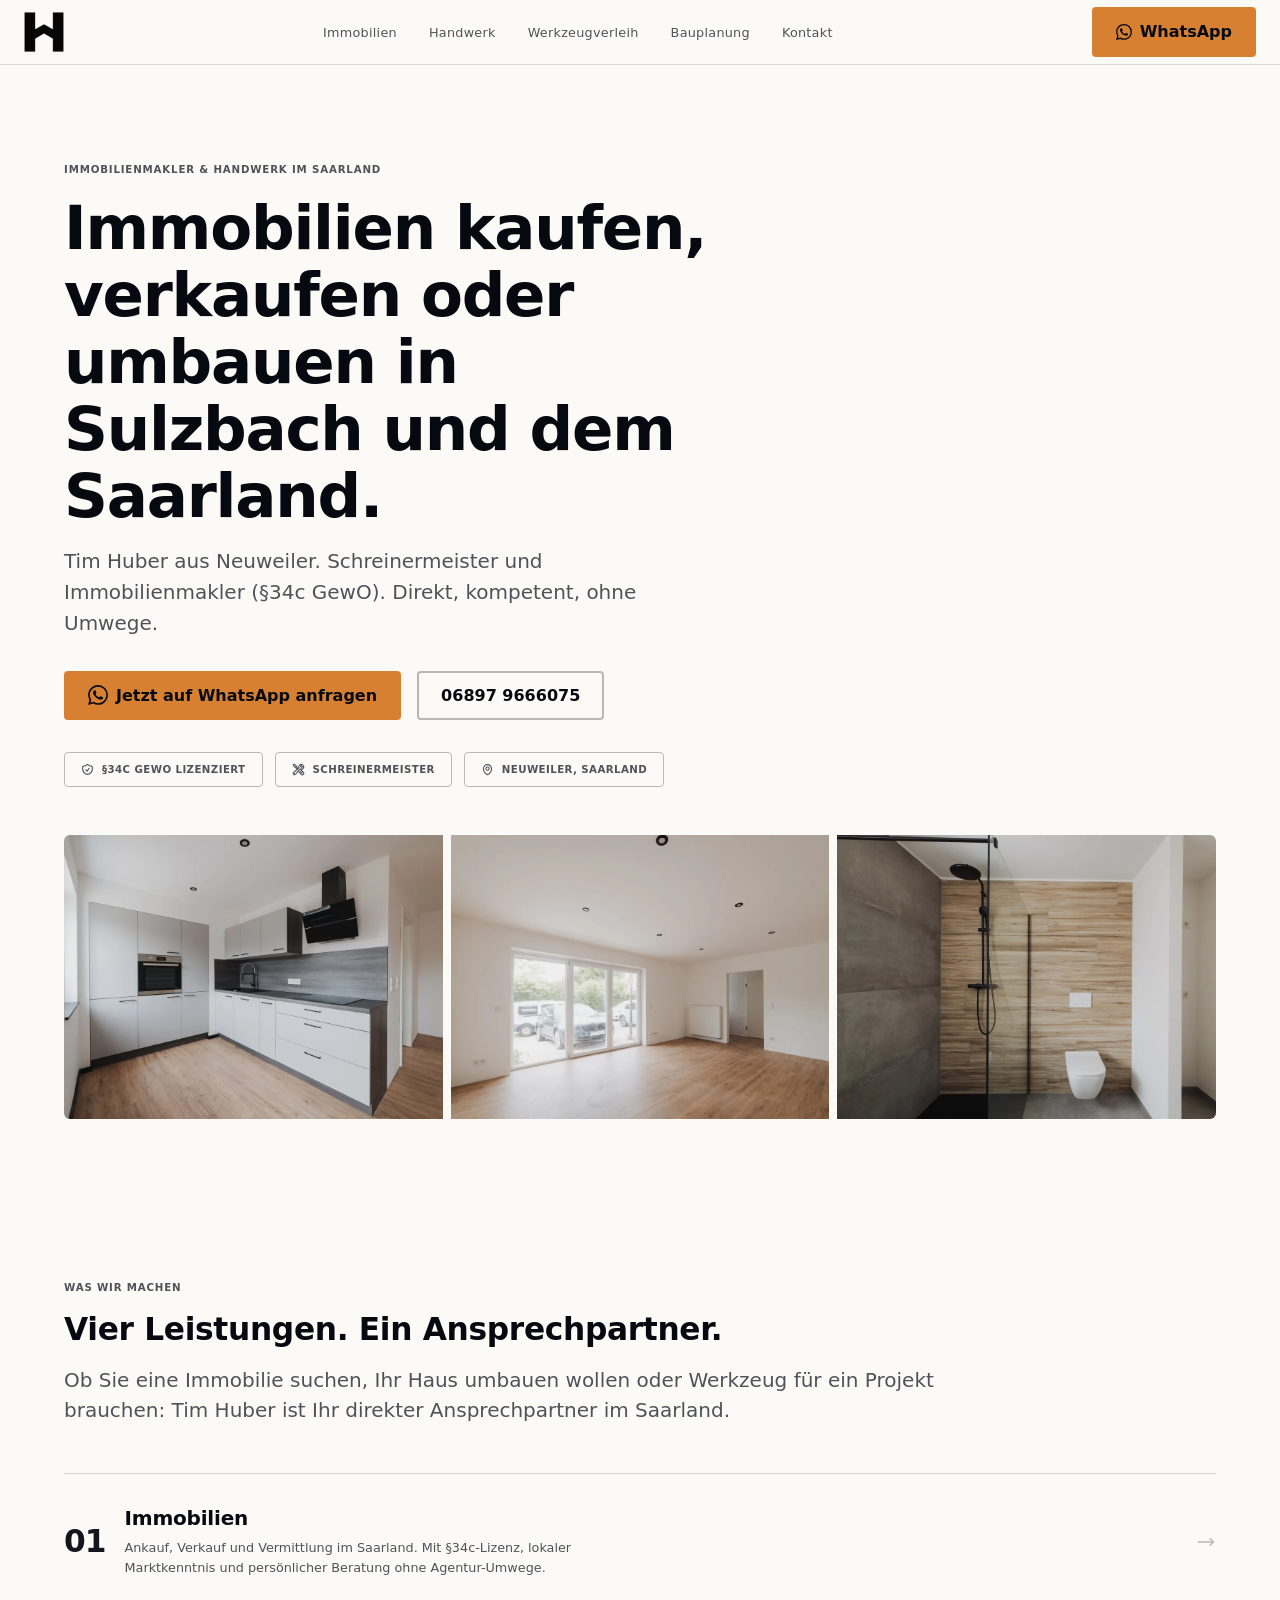
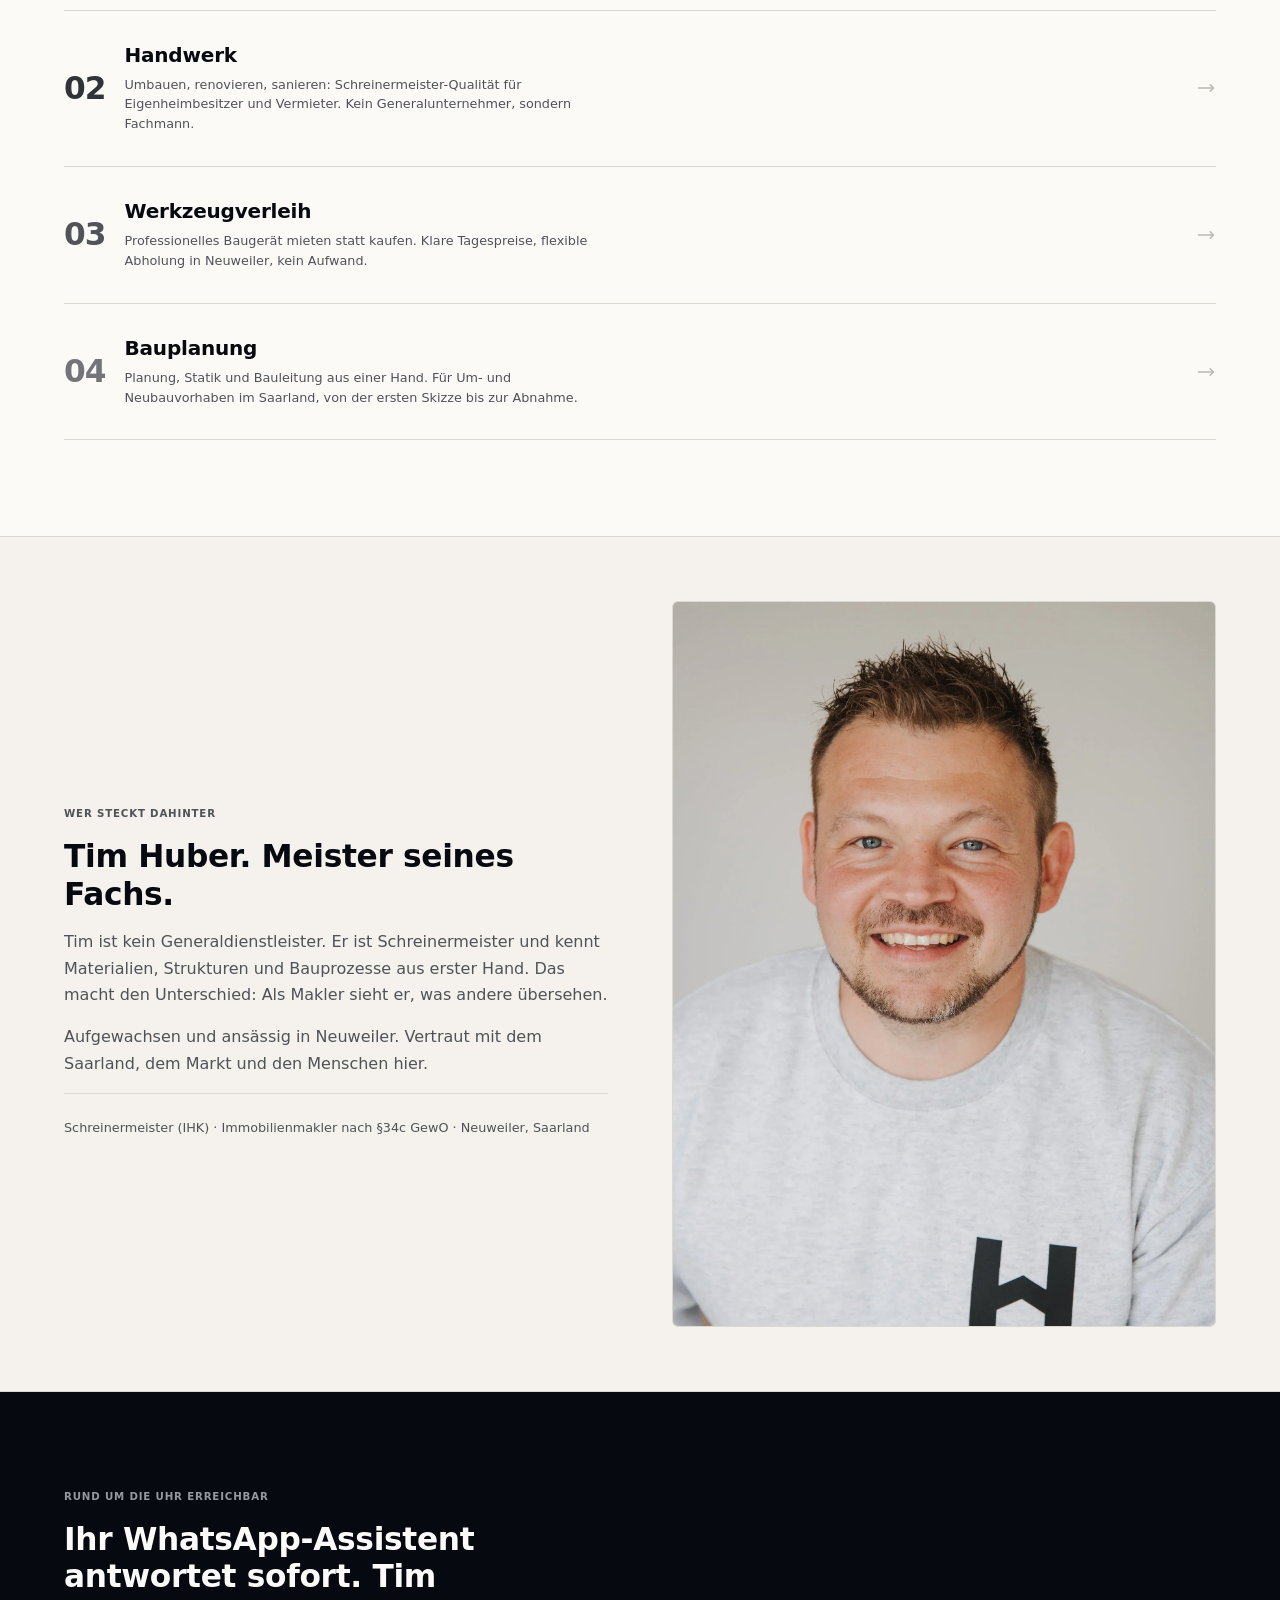
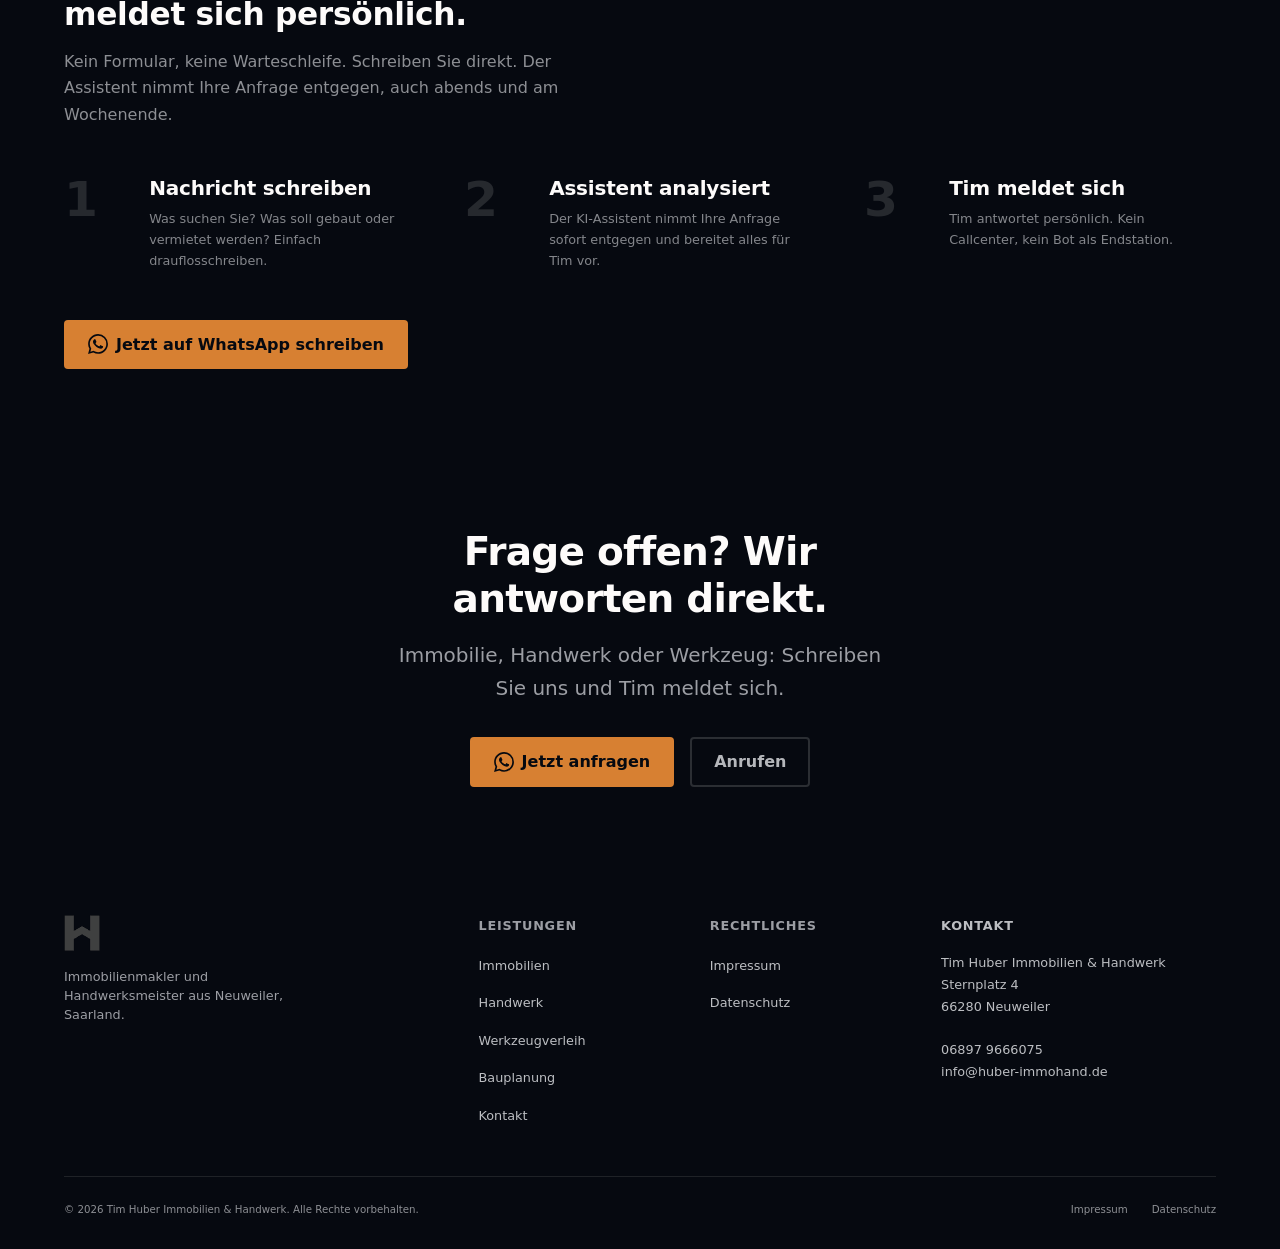
<file: index.html>
<!DOCTYPE html>
<html lang="de">
<head>
  <meta charset="UTF-8">
  <link rel="icon" href="favicon.ico">
  <meta name="viewport" content="width=device-width, initial-scale=1.0">

  <!-- Security -->
  <meta http-equiv="Content-Security-Policy"
        content="default-src 'none'; style-src 'self' https://fonts.googleapis.com 'unsafe-inline'; font-src 'self' https://fonts.gstatic.com; img-src 'self'; script-src 'self'; connect-src 'self'; form-action 'none';">
  <meta name="referrer" content="strict-origin-when-cross-origin">

  <!-- SEO -->
  <title>Tim Huber: Immobilienmakler Sulzbach Saar</title>
  <meta name="description" content="Immobilienmakler und Schreinermeister aus Neuweiler im Saarland. Ankauf, Verkauf, Handwerk und Werkzeugverleih. Direkt per WhatsApp anfragen.">
  <link rel="canonical" href="https://tchitcho119.github.io/timhuber-website/">

  <!-- OpenGraph -->
  <meta property="og:type"        content="website">
  <meta property="og:title"       content="Tim Huber Immobilien & Handwerk">
  <meta property="og:description" content="Ihr Immobilienmakler und Handwerksmeister im Saarland.">
  <meta property="og:url"         content="https://tchitcho119.github.io/timhuber-website/">
  <meta property="og:image"       content="https://tchitcho119.github.io/timhuber-website/img/th-logo.webp">
  <meta property="og:locale"      content="de_DE">

  <!-- CSS -->
  <link rel="stylesheet" href="css/tokens.css?v=2">
  <link rel="stylesheet" href="css/base.css?v=2">
  <link rel="stylesheet" href="css/components.css?v=2">
  <link rel="stylesheet" href="css/layout.css?v=2">

  <!-- Page-specific styles -->
  <style>
    /* Trust chips */
    .trust-chips {
      display: flex;
      flex-wrap: wrap;
      gap: var(--space-3);
      margin-top: var(--space-8);
    }
    .trust-chip {
      display: inline-flex;
      align-items: center;
      gap: var(--space-2);
      font-family: var(--font-heading);
      font-size: var(--text-xs);
      font-weight: 600;
      letter-spacing: 0.04em;
      text-transform: uppercase;
      padding: var(--space-2) var(--space-4);
      border: 1px solid var(--c-border-dark);
      border-radius: var(--radius-sm);
      color: var(--c-text-muted);
      user-select: none;
    }
    .trust-chip svg {
      width: 13px;
      height: 13px;
      stroke: currentColor;
      fill: none;
      flex-shrink: 0;
    }

    /* Work strip below hero */
    .hero-work-strip {
      display: grid;
      grid-template-columns: repeat(3, 1fr);
      gap: var(--space-2);
      margin-top: var(--space-12);
      border-radius: var(--radius-md);
      overflow: hidden;
    }
    .hero-work-strip img {
      aspect-ratio: 4 / 3;
      width: 100%;
      object-fit: cover;
      display: block;
    }

    /* Section label (eyebrow) */
    .section-label {
      font-family: var(--font-heading);
      font-size: var(--text-xs);
      font-weight: 700;
      letter-spacing: 0.08em;
      text-transform: uppercase;
      color: var(--c-text-muted);
      margin-bottom: var(--space-4);
    }

    /* Über Tim */
    .ueber-section {
      background: var(--c-surface);
      border-top: 1px solid var(--c-border);
      border-bottom: 1px solid var(--c-border);
    }
    .ueber-grid {
      display: grid;
      gap: var(--space-12);
      align-items: center;
    }
    @media (min-width: 768px) {
      .ueber-grid {
        grid-template-columns: 1fr 1fr;
        gap: var(--space-16);
      }
    }
    .ueber-text p {
      color: var(--c-text-muted);
      margin-top: var(--space-4);
    }
    .ueber-credentials {
      margin-top: var(--space-6);
      padding-top: var(--space-6);
      border-top: 1px solid var(--c-border);
      font-size: var(--text-sm);
      color: var(--c-text-muted);
      line-height: 1.6;
    }
    .ueber-photo {
      aspect-ratio: 3 / 4;
      background: var(--c-surface-2);
      border-radius: var(--radius-md);
      border: 1px solid var(--c-border);
      overflow: hidden;
      display: flex;
      align-items: center;
      justify-content: center;
    }
    .ueber-photo-placeholder {
      display: flex;
      flex-direction: column;
      align-items: center;
      gap: var(--space-4);
      color: var(--c-text-muted);
    }
    .ueber-photo-placeholder svg {
      width: 52px;
      height: 52px;
      stroke: var(--c-border-dark);
      fill: none;
    }
    .ueber-photo-placeholder span {
      font-size: var(--text-sm);
      color: var(--c-text-muted);
    }

    /* WhatsApp section */
    .wa-section {
      background: var(--c-text);
    }
    .wa-section .section-label {
      color: oklch(68% 0.010 265);
    }
    .wa-section h2 {
      color: var(--c-text-light);
      font-size: var(--text-xl);
      max-width: 22ch;
      margin-bottom: var(--space-4);
    }
    .wa-lead {
      color: oklch(65% 0.008 265);
      max-width: 52ch;
      margin-bottom: var(--space-12);
    }

    /* Steps */
    .steps {
      display: grid;
      gap: var(--space-8);
      grid-template-columns: 1fr;
    }
    @media (min-width: 768px) {
      .steps { grid-template-columns: repeat(3, 1fr); gap: var(--space-12); }
    }
    .step { display: flex; gap: var(--space-6); align-items: flex-start; }
    .step-num {
      font-family: var(--font-heading);
      font-size: var(--text-3xl);
      font-weight: 800;
      line-height: 1;
      color: oklch(28% 0.010 265);
      flex-shrink: 0;
      letter-spacing: -0.03em;
      min-width: 1.8ch;
    }
    .step-title {
      font-family: var(--font-heading);
      font-size: var(--text-md);
      font-weight: 700;
      color: var(--c-text-light);
      margin-bottom: var(--space-2);
    }
    .step-desc {
      font-size: var(--text-sm);
      color: oklch(62% 0.008 265);
      line-height: 1.65;
      max-width: 32ch;
    }

    /* CTA secondary on dark */
    .btn-secondary-dark {
      display: inline-flex;
      align-items: center;
      gap: var(--space-2);
      background: transparent;
      color: oklch(78% 0.006 265);
      font-family: var(--font-heading);
      font-weight: 600;
      font-size: var(--text-base);
      padding: calc(var(--space-3) - 2px) calc(var(--space-6) - 2px);
      border: 2px solid oklch(30% 0.010 265);
      border-radius: var(--radius-sm);
      min-height: 48px;
      text-decoration: none;
      transition: border-color var(--duration-base) var(--ease-out),
                  color var(--duration-base) var(--ease-out);
    }
    .btn-secondary-dark:hover {
      border-color: oklch(50% 0.010 265);
      color: var(--c-text-light);
    }
  </style>

  <!-- Structured data -->
  <script type="application/ld+json">
  {
    "@context": "https://schema.org",
    "@graph": [
      {
        "@type": ["LocalBusiness", "RealEstateAgent"],
        "@id": "https://tchitcho119.github.io/timhuber-website/#business",
        "name": "Tim Huber Immobilien & Handwerk",
        "description": "Immobilienmakler und Schreinermeister in Neuweiler, Saarland. Ankauf, Verkauf, Handwerk und Werkzeugverleih.",
        "url": "https://tchitcho119.github.io/timhuber-website/",
        "telephone": "+4968979666075",
        "address": {
          "@type": "PostalAddress",
          "streetAddress": "Sternplatz 4",
          "addressLocality": "Neuweiler",
          "postalCode": "66280",
          "addressCountry": "DE"
        },
        "areaServed": [
          { "@type": "City",  "name": "Sulzbach (Saar)" },
          { "@type": "City",  "name": "Neuweiler" },
          { "@type": "City",  "name": "Neunkirchen" },
          { "@type": "State", "name": "Saarland" }
        ],
        "founder": {
          "@type": "Person",
          "name": "Tim Huber",
          "jobTitle": "Schreinermeister und Immobilienmakler"
        },
        "hasCredential": {
          "@type": "EducationalOccupationalCredential",
          "credentialCategory": "Erlaubnis nach §34c GewO"
        },
        "priceRange": "€€",
        "image": "https://tchitcho119.github.io/timhuber-website/img/th-logo.webp"
      }
    ]
  }
  </script>
</head>

<body>

  <!-- Skip link (a11y) — reines CSS, kein JS -->
  <a class="skip-link" href="#main-content">Zum Inhalt springen</a>

  <!-- ================================================================
       NAVIGATION
  ================================================================ -->
  <nav class="nav" role="navigation" aria-label="Hauptnavigation">
    <div class="nav-inner">

      <a href="index.html" class="nav-logo" aria-label="Tim Huber Immobilien & Handwerk – Startseite">
        <img src="img/th-logo.webp" alt="TH" width="40" height="40">
      </a>

      <ul class="nav-links" role="list">
        <li><a href="immobilien.html"    class="nav-link">Immobilien</a></li>
        <li><a href="handwerk.html"      class="nav-link">Handwerk</a></li>
        <li><a href="werkzeugverleih.html" class="nav-link">Werkzeugverleih</a></li>
        <li><a href="bauplanung.html"    class="nav-link">Bauplanung</a></li>
        <li><a href="kontakt.html"       class="nav-link">Kontakt</a></li>
      </ul>

      <a href="https://wa.me/4968979666075?text=Hallo%2C%20ich%20m%C3%B6chte%20eine%20Anfrage%20stellen."
         class="btn-primary nav-cta"
         target="_blank"
         rel="noopener noreferrer"
         aria-label="WhatsApp-Nachricht senden">
        <!-- WhatsApp Logo -->
        <svg width="16" height="16" viewBox="0 0 24 24" fill="currentColor" aria-hidden="true" focusable="false">
          <path d="M17.472 14.382c-.297-.149-1.758-.867-2.03-.967-.273-.099-.471-.148-.67.15-.197.297-.767.966-.94 1.164-.173.199-.347.223-.644.075-.297-.15-1.255-.463-2.39-1.475-.883-.788-1.48-1.761-1.653-2.059-.173-.297-.018-.458.13-.606.134-.133.298-.347.446-.52.149-.174.198-.298.298-.497.099-.198.05-.371-.025-.52-.075-.149-.669-1.612-.916-2.207-.242-.579-.487-.5-.669-.51-.173-.008-.371-.01-.57-.01-.198 0-.52.074-.792.372-.272.297-1.04 1.016-1.04 2.479 0 1.462 1.065 2.875 1.213 3.074.149.198 2.096 3.2 5.077 4.487.709.306 1.262.489 1.694.625.712.227 1.36.195 1.871.118.571-.085 1.758-.719 2.006-1.413.248-.694.248-1.289.173-1.413-.074-.124-.272-.198-.57-.347m-5.421 7.403h-.004a9.87 9.87 0 01-5.031-1.378l-.361-.214-3.741.982.998-3.648-.235-.374a9.86 9.86 0 01-1.51-5.26c.001-5.45 4.436-9.884 9.888-9.884 2.64 0 5.122 1.03 6.988 2.898a9.825 9.825 0 012.893 6.994c-.003 5.45-4.437 9.884-9.885 9.884m8.413-18.297A11.815 11.815 0 0012.05 0C5.495 0 .16 5.335.157 11.892c0 2.096.547 4.142 1.588 5.945L.057 24l6.305-1.654a11.882 11.882 0 005.683 1.448h.005c6.554 0 11.89-5.335 11.893-11.893a11.821 11.821 0 00-3.48-8.413z"/>
        </svg>
        WhatsApp
      </a>

      <button class="nav-toggle"
              aria-label="Menü öffnen"
              aria-expanded="false"
              aria-controls="nav-mobile">
        <span aria-hidden="true"></span>
        <span aria-hidden="true"></span>
        <span aria-hidden="true"></span>
      </button>
    </div>

    <!-- Mobile overlay -->
    <div class="nav-overlay" id="nav-mobile" aria-label="Mobile Navigation">
      <a href="immobilien.html"      class="nav-link">Immobilien</a>
      <a href="handwerk.html"        class="nav-link">Handwerk</a>
      <a href="werkzeugverleih.html" class="nav-link">Werkzeugverleih</a>
      <a href="bauplanung.html"      class="nav-link">Bauplanung</a>
      <a href="kontakt.html"         class="nav-link">Kontakt</a>
      <a href="https://wa.me/4968979666075?text=Hallo%2C%20ich%20m%C3%B6chte%20eine%20Anfrage%20stellen."
         class="btn-primary"
         target="_blank"
         rel="noopener noreferrer"
         style="margin-top:var(--space-2);align-self:flex-start;">
        <svg width="16" height="16" viewBox="0 0 24 24" fill="currentColor" aria-hidden="true" focusable="false">
          <path d="M17.472 14.382c-.297-.149-1.758-.867-2.03-.967-.273-.099-.471-.148-.67.15-.197.297-.767.966-.94 1.164-.173.199-.347.223-.644.075-.297-.15-1.255-.463-2.39-1.475-.883-.788-1.48-1.761-1.653-2.059-.173-.297-.018-.458.13-.606.134-.133.298-.347.446-.52.149-.174.198-.298.298-.497.099-.198.05-.371-.025-.52-.075-.149-.669-1.612-.916-2.207-.242-.579-.487-.5-.669-.51-.173-.008-.371-.01-.57-.01-.198 0-.52.074-.792.372-.272.297-1.04 1.016-1.04 2.479 0 1.462 1.065 2.875 1.213 3.074.149.198 2.096 3.2 5.077 4.487.709.306 1.262.489 1.694.625.712.227 1.36.195 1.871.118.571-.085 1.758-.719 2.006-1.413.248-.694.248-1.289.173-1.413-.074-.124-.272-.198-.57-.347m-5.421 7.403h-.004a9.87 9.87 0 01-5.031-1.378l-.361-.214-3.741.982.998-3.648-.235-.374a9.86 9.86 0 01-1.51-5.26c.001-5.45 4.436-9.884 9.888-9.884 2.64 0 5.122 1.03 6.988 2.898a9.825 9.825 0 012.893 6.994c-.003 5.45-4.437 9.884-9.885 9.884m8.413-18.297A11.815 11.815 0 0012.05 0C5.495 0 .16 5.335.157 11.892c0 2.096.547 4.142 1.588 5.945L.057 24l6.305-1.654a11.882 11.882 0 005.683 1.448h.005c6.554 0 11.89-5.335 11.893-11.893a11.821 11.821 0 00-3.48-8.413z"/>
        </svg>
        Jetzt anfragen
      </a>
    </div>
  </nav>

  <main id="main-content">

    <!-- ================================================================
         HERO
    ================================================================ -->
    <section class="hero" id="hero" aria-labelledby="hero-heading">
      <div class="container">
        <p class="section-label">Immobilienmakler & Handwerk im Saarland</p>

        <h1 class="hero-headline" id="hero-heading">
          Immobilien kaufen, verkaufen oder umbauen in Sulzbach und dem Saarland.
        </h1>

        <p class="hero-sub">
          Tim Huber aus Neuweiler. Schreinermeister und Immobilienmakler (§34c GewO). Direkt, kompetent, ohne Umwege.
        </p>

        <div class="hero-actions">
          <a href="https://wa.me/4968979666075?text=Hallo%2C%20ich%20m%C3%B6chte%20eine%20Anfrage%20stellen."
             class="btn-primary"
             target="_blank"
             rel="noopener noreferrer">
            <svg width="20" height="20" viewBox="0 0 24 24" fill="currentColor" aria-hidden="true" focusable="false">
              <path d="M17.472 14.382c-.297-.149-1.758-.867-2.03-.967-.273-.099-.471-.148-.67.15-.197.297-.767.966-.94 1.164-.173.199-.347.223-.644.075-.297-.15-1.255-.463-2.39-1.475-.883-.788-1.48-1.761-1.653-2.059-.173-.297-.018-.458.13-.606.134-.133.298-.347.446-.52.149-.174.198-.298.298-.497.099-.198.05-.371-.025-.52-.075-.149-.669-1.612-.916-2.207-.242-.579-.487-.5-.669-.51-.173-.008-.371-.01-.57-.01-.198 0-.52.074-.792.372-.272.297-1.04 1.016-1.04 2.479 0 1.462 1.065 2.875 1.213 3.074.149.198 2.096 3.2 5.077 4.487.709.306 1.262.489 1.694.625.712.227 1.36.195 1.871.118.571-.085 1.758-.719 2.006-1.413.248-.694.248-1.289.173-1.413-.074-.124-.272-.198-.57-.347m-5.421 7.403h-.004a9.87 9.87 0 01-5.031-1.378l-.361-.214-3.741.982.998-3.648-.235-.374a9.86 9.86 0 01-1.51-5.26c.001-5.45 4.436-9.884 9.888-9.884 2.64 0 5.122 1.03 6.988 2.898a9.825 9.825 0 012.893 6.994c-.003 5.45-4.437 9.884-9.885 9.884m8.413-18.297A11.815 11.815 0 0012.05 0C5.495 0 .16 5.335.157 11.892c0 2.096.547 4.142 1.588 5.945L.057 24l6.305-1.654a11.882 11.882 0 005.683 1.448h.005c6.554 0 11.89-5.335 11.893-11.893a11.821 11.821 0 00-3.48-8.413z"/>
            </svg>
            Jetzt auf WhatsApp anfragen
          </a>
          <a href="tel:+4968979666075" class="btn-secondary">
            06897 9666075
          </a>
        </div>

        <div class="trust-chips">
          <span class="trust-chip">
            <svg viewBox="0 0 24 24" stroke-width="2" aria-hidden="true" focusable="false">
              <path stroke-linecap="round" stroke-linejoin="round" d="M9 12.75L11.25 15 15 9.75m-3-7.036A11.959 11.959 0 013.598 6 11.99 11.99 0 003 9.749c0 5.592 3.824 10.29 9 11.623 5.176-1.332 9-6.03 9-11.622 0-1.31-.21-2.571-.598-3.751h-.152c-3.196 0-6.1-1.248-8.25-3.285z"/>
            </svg>
            §34c GewO lizenziert
          </span>
          <span class="trust-chip">
            <svg viewBox="0 0 24 24" stroke-width="2" aria-hidden="true" focusable="false">
              <path stroke-linecap="round" stroke-linejoin="round" d="M11.42 15.17L17.25 21A2.652 2.652 0 0021 17.25l-5.877-5.877M11.42 15.17l2.496-3.03c.317-.384.74-.626 1.208-.766M11.42 15.17l-4.655 5.653a2.548 2.548 0 11-3.586-3.586l6.837-5.63m5.108-.233c.55-.164 1.163-.188 1.743-.14a4.5 4.5 0 004.486-6.336l-3.276 3.277a3.004 3.004 0 01-2.25-2.25l3.276-3.276a4.5 4.5 0 00-6.336 4.486c.091 1.076-.071 2.264-.904 2.95l-.102.085m-1.745 1.437L5.909 7.5H4.5L2.25 3.75l1.5-1.5L7.5 4.5v1.409l4.26 4.26m-1.745 1.437l1.745-1.437m6.615 8.206L15.75 15.75M4.867 19.125h.008v.008h-.008v-.008z"/>
            </svg>
            Schreinermeister
          </span>
          <span class="trust-chip">
            <svg viewBox="0 0 24 24" stroke-width="2" aria-hidden="true" focusable="false">
              <path stroke-linecap="round" stroke-linejoin="round" d="M15 10.5a3 3 0 11-6 0 3 3 0 016 0z"/>
              <path stroke-linecap="round" stroke-linejoin="round" d="M19.5 10.5c0 7.142-7.5 11.25-7.5 11.25S4.5 17.642 4.5 10.5a7.5 7.5 0 1115 0z"/>
            </svg>
            Neuweiler, Saarland
          </span>
        </div>

        <!-- Echte Handwerksfotos als visueller Anker -->
        <div class="hero-work-strip" role="img" aria-label="Auswahl aus unseren Handwerksprojekten">
          <img src="img/handwerk/Herowork1.webp"
               alt="Handwerksprojekt von Tim Huber"
               width="400" height="300"
               loading="eager">
          <img src="img/handwerk/Herowork2.webp"
               alt="Renovierungsarbeit im Saarland"
               width="400" height="300"
               loading="eager">
          <img src="img/handwerk/Herowork3.webp"
               alt="Sanierungsarbeit Saarland"
               width="400" height="300"
               loading="eager">
        </div>
      </div>
    </section>

    <!-- ================================================================
         LEISTUNGEN
    ================================================================ -->
    <section class="section-lg" id="leistungen" aria-labelledby="leistungen-heading">
      <div class="container">
        <p class="section-label">Was wir machen</p>
        <h2 id="leistungen-heading">Vier Leistungen. Ein Ansprechpartner.</h2>
        <p class="text-lead" style="margin-top:var(--space-4);margin-bottom:var(--space-12);">
          Ob Sie eine Immobilie suchen, Ihr Haus umbauen wollen oder Werkzeug für ein Projekt brauchen: Tim Huber ist Ihr direkter Ansprechpartner im Saarland.
        </p>

        <div class="service-grid">
          <a href="immobilien.html" class="service-item">
            <span class="service-number" aria-hidden="true">01</span>
            <div class="service-content">
              <h3 class="service-title">Immobilien</h3>
              <p class="service-desc">Ankauf, Verkauf und Vermittlung im Saarland. Mit §34c-Lizenz, lokaler Marktkenntnis und persönlicher Beratung ohne Agentur-Umwege.</p>
            </div>
            <svg class="service-arrow" viewBox="0 0 24 24" aria-hidden="true" focusable="false" stroke-width="1.75" stroke-linecap="round" stroke-linejoin="round"><path d="M17 8l4 4m0 0l-4 4m4-4H3"/></svg>
          </a>
          <a href="handwerk.html" class="service-item">
            <span class="service-number" aria-hidden="true">02</span>
            <div class="service-content">
              <h3 class="service-title">Handwerk</h3>
              <p class="service-desc">Umbauen, renovieren, sanieren: Schreinermeister-Qualität für Eigenheimbesitzer und Vermieter. Kein Generalunternehmer, sondern Fachmann.</p>
            </div>
            <svg class="service-arrow" viewBox="0 0 24 24" aria-hidden="true" focusable="false" stroke-width="1.75" stroke-linecap="round" stroke-linejoin="round"><path d="M17 8l4 4m0 0l-4 4m4-4H3"/></svg>
          </a>
          <a href="werkzeugverleih.html" class="service-item">
            <span class="service-number" aria-hidden="true">03</span>
            <div class="service-content">
              <h3 class="service-title">Werkzeugverleih</h3>
              <p class="service-desc">Professionelles Baugerät mieten statt kaufen. Klare Tagespreise, flexible Abholung in Neuweiler, kein Aufwand.</p>
            </div>
            <svg class="service-arrow" viewBox="0 0 24 24" aria-hidden="true" focusable="false" stroke-width="1.75" stroke-linecap="round" stroke-linejoin="round"><path d="M17 8l4 4m0 0l-4 4m4-4H3"/></svg>
          </a>
          <a href="bauplanung.html" class="service-item">
            <span class="service-number" aria-hidden="true">04</span>
            <div class="service-content">
              <h3 class="service-title">Bauplanung</h3>
              <p class="service-desc">Planung, Statik und Bauleitung aus einer Hand. Für Um- und Neubauvorhaben im Saarland, von der ersten Skizze bis zur Abnahme.</p>
            </div>
            <svg class="service-arrow" viewBox="0 0 24 24" aria-hidden="true" focusable="false" stroke-width="1.75" stroke-linecap="round" stroke-linejoin="round"><path d="M17 8l4 4m0 0l-4 4m4-4H3"/></svg>
          </a>
        </div>
      </div>
    </section>

    <!-- ================================================================
         ÜBER TIM
    ================================================================ -->
    <section class="section-md ueber-section" id="ueber" aria-labelledby="ueber-heading">
      <div class="container">
        <div class="ueber-grid">
          <div class="ueber-text">
            <p class="section-label">Wer steckt dahinter</p>
            <h2 id="ueber-heading">Tim Huber. Meister seines Fachs.</h2>
            <p>
              Tim ist kein Generaldienstleister. Er ist Schreinermeister und kennt Materialien, Strukturen und Bauprozesse aus erster Hand. Das macht den Unterschied: Als Makler sieht er, was andere übersehen.
            </p>
            <p>
              Aufgewachsen und ansässig in Neuweiler. Vertraut mit dem Saarland, dem Markt und den Menschen hier.
            </p>
            <p class="ueber-credentials">
              Schreinermeister (IHK) · Immobilienmakler nach §34c GewO · Neuweiler, Saarland
            </p>
          </div>

          <div class="ueber-photo">
            <img src="img/tim-portrait.webp"
                 alt="Tim Huber, Schreinermeister und Immobilienmakler aus Neuweiler im Saarland"
                 width="834" height="1250"
                 loading="lazy"
                 style="width:100%;height:100%;object-fit:cover;object-position:center top;">
          </div>
        </div>
      </div>
    </section>

    <!-- ================================================================
         WHATSAPP-ASSISTENT
    ================================================================ -->
    <section class="wa-section section-lg" id="whatsapp-assistent" aria-labelledby="wa-heading">
      <div class="container">
        <p class="section-label">Rund um die Uhr erreichbar</p>
        <h2 id="wa-heading">
          Ihr WhatsApp-Assistent antwortet sofort. Tim meldet sich persönlich.
        </h2>
        <p class="wa-lead">
          Kein Formular, keine Warteschleife. Schreiben Sie direkt. Der Assistent nimmt Ihre Anfrage entgegen, auch abends und am Wochenende.
        </p>

        <div class="steps">
          <div class="step">
            <span class="step-num" aria-hidden="true">1</span>
            <div>
              <h3 class="step-title">Nachricht schreiben</h3>
              <p class="step-desc">Was suchen Sie? Was soll gebaut oder vermietet werden? Einfach drauflosschreiben.</p>
            </div>
          </div>
          <div class="step">
            <span class="step-num" aria-hidden="true">2</span>
            <div>
              <h3 class="step-title">Assistent analysiert</h3>
              <p class="step-desc">Der KI-Assistent nimmt Ihre Anfrage sofort entgegen und bereitet alles für Tim vor.</p>
            </div>
          </div>
          <div class="step">
            <span class="step-num" aria-hidden="true">3</span>
            <div>
              <h3 class="step-title">Tim meldet sich</h3>
              <p class="step-desc">Tim antwortet persönlich. Kein Callcenter, kein Bot als Endstation.</p>
            </div>
          </div>
        </div>

        <div style="margin-top:var(--space-12);">
          <a href="https://wa.me/4968979666075?text=Hallo%2C%20ich%20m%C3%B6chte%20eine%20Anfrage%20stellen."
             class="btn-primary"
             target="_blank"
             rel="noopener noreferrer">
            <svg width="20" height="20" viewBox="0 0 24 24" fill="currentColor" aria-hidden="true" focusable="false">
              <path d="M17.472 14.382c-.297-.149-1.758-.867-2.03-.967-.273-.099-.471-.148-.67.15-.197.297-.767.966-.94 1.164-.173.199-.347.223-.644.075-.297-.15-1.255-.463-2.39-1.475-.883-.788-1.48-1.761-1.653-2.059-.173-.297-.018-.458.13-.606.134-.133.298-.347.446-.52.149-.174.198-.298.298-.497.099-.198.05-.371-.025-.52-.075-.149-.669-1.612-.916-2.207-.242-.579-.487-.5-.669-.51-.173-.008-.371-.01-.57-.01-.198 0-.52.074-.792.372-.272.297-1.04 1.016-1.04 2.479 0 1.462 1.065 2.875 1.213 3.074.149.198 2.096 3.2 5.077 4.487.709.306 1.262.489 1.694.625.712.227 1.36.195 1.871.118.571-.085 1.758-.719 2.006-1.413.248-.694.248-1.289.173-1.413-.074-.124-.272-.198-.57-.347m-5.421 7.403h-.004a9.87 9.87 0 01-5.031-1.378l-.361-.214-3.741.982.998-3.648-.235-.374a9.86 9.86 0 01-1.51-5.26c.001-5.45 4.436-9.884 9.888-9.884 2.64 0 5.122 1.03 6.988 2.898a9.825 9.825 0 012.893 6.994c-.003 5.45-4.437 9.884-9.885 9.884m8.413-18.297A11.815 11.815 0 0012.05 0C5.495 0 .16 5.335.157 11.892c0 2.096.547 4.142 1.588 5.945L.057 24l6.305-1.654a11.882 11.882 0 005.683 1.448h.005c6.554 0 11.89-5.335 11.893-11.893a11.821 11.821 0 00-3.48-8.413z"/>
            </svg>
            Jetzt auf WhatsApp schreiben
          </a>
        </div>
      </div>
    </section>

    <!-- ================================================================
         CTA — Peak-End Rule
    ================================================================ -->
    <section class="cta-section" id="anfrage" aria-labelledby="cta-heading">
      <div class="container">
        <h2 id="cta-heading">Frage offen? Wir antworten direkt.</h2>
        <p>Immobilie, Handwerk oder Werkzeug: Schreiben Sie uns und Tim meldet sich.</p>
        <div class="hero-actions" style="justify-content:center;margin-top:var(--space-8);">
          <a href="https://wa.me/4968979666075?text=Hallo%2C%20ich%20m%C3%B6chte%20eine%20Anfrage%20stellen."
             class="btn-primary"
             target="_blank"
             rel="noopener noreferrer">
            <svg width="20" height="20" viewBox="0 0 24 24" fill="currentColor" aria-hidden="true" focusable="false">
              <path d="M17.472 14.382c-.297-.149-1.758-.867-2.03-.967-.273-.099-.471-.148-.67.15-.197.297-.767.966-.94 1.164-.173.199-.347.223-.644.075-.297-.15-1.255-.463-2.39-1.475-.883-.788-1.48-1.761-1.653-2.059-.173-.297-.018-.458.13-.606.134-.133.298-.347.446-.52.149-.174.198-.298.298-.497.099-.198.05-.371-.025-.52-.075-.149-.669-1.612-.916-2.207-.242-.579-.487-.5-.669-.51-.173-.008-.371-.01-.57-.01-.198 0-.52.074-.792.372-.272.297-1.04 1.016-1.04 2.479 0 1.462 1.065 2.875 1.213 3.074.149.198 2.096 3.2 5.077 4.487.709.306 1.262.489 1.694.625.712.227 1.36.195 1.871.118.571-.085 1.758-.719 2.006-1.413.248-.694.248-1.289.173-1.413-.074-.124-.272-.198-.57-.347m-5.421 7.403h-.004a9.87 9.87 0 01-5.031-1.378l-.361-.214-3.741.982.998-3.648-.235-.374a9.86 9.86 0 01-1.51-5.26c.001-5.45 4.436-9.884 9.888-9.884 2.64 0 5.122 1.03 6.988 2.898a9.825 9.825 0 012.893 6.994c-.003 5.45-4.437 9.884-9.885 9.884m8.413-18.297A11.815 11.815 0 0012.05 0C5.495 0 .16 5.335.157 11.892c0 2.096.547 4.142 1.588 5.945L.057 24l6.305-1.654a11.882 11.882 0 005.683 1.448h.005c6.554 0 11.89-5.335 11.893-11.893a11.821 11.821 0 00-3.48-8.413z"/>
            </svg>
            Jetzt anfragen
          </a>
          <a href="tel:+4968979666075" class="btn-secondary-dark">
            Anrufen
          </a>
        </div>
      </div>
    </section>

  </main>

  <!-- ================================================================
       FOOTER
  ================================================================ -->
  <footer class="footer" role="contentinfo">
    <div class="footer-inner">
      <div class="footer-grid">

        <div class="footer-brand">
          <img src="img/th-logo.webp"
               alt="Tim Huber Immobilien & Handwerk"
               width="40" height="40">
          <p class="footer-tagline">Immobilienmakler und Handwerksmeister aus Neuweiler, Saarland.</p>
        </div>

        <nav aria-label="Leistungen">
          <p class="footer-heading">Leistungen</p>
          <ul class="footer-links" role="list">
            <li><a href="immobilien.html"      class="footer-link">Immobilien</a></li>
            <li><a href="handwerk.html"         class="footer-link">Handwerk</a></li>
            <li><a href="werkzeugverleih.html"  class="footer-link">Werkzeugverleih</a></li>
            <li><a href="bauplanung.html"        class="footer-link">Bauplanung</a></li>
            <li><a href="kontakt.html"           class="footer-link">Kontakt</a></li>
          </ul>
        </nav>

        <nav aria-label="Rechtliches">
          <p class="footer-heading">Rechtliches</p>
          <ul class="footer-links" role="list">
            <li><a href="impressum.html"    class="footer-link">Impressum</a></li>
            <li><a href="datenschutz.html"  class="footer-link">Datenschutz</a></li>
          </ul>
        </nav>

        <address class="footer-contact" style="font-style:normal;">
          <p class="footer-heading">Kontakt</p>
          <p>
            Tim Huber Immobilien &amp; Handwerk<br>
            Sternplatz 4<br>
            66280 Neuweiler<br>
            <br>
            <a href="tel:+4968979666075">06897 9666075</a><br>
            <a href="mailto:info@huber-immohand.de">info@huber-immohand.de</a>
          </p>
        </address>

      </div>

      <div class="footer-bottom">
        <p class="footer-copy">&copy; 2026 Tim Huber Immobilien &amp; Handwerk. Alle Rechte vorbehalten.</p>
        <nav class="footer-legal" aria-label="Rechtliche Links">
          <a href="impressum.html"   class="footer-link">Impressum</a>
          <a href="datenschutz.html" class="footer-link">Datenschutz</a>
        </nav>
      </div>
    </div>
  </footer>

  <!-- WhatsApp Sticky (Mobile) -->
  <a href="https://wa.me/4968979666075?text=Hallo%2C%20ich%20m%C3%B6chte%20eine%20Anfrage%20stellen."
     class="whatsapp-sticky"
     target="_blank"
     rel="noopener noreferrer"
     aria-label="WhatsApp-Nachricht an Tim Huber senden">
    <svg viewBox="0 0 24 24" aria-hidden="true" focusable="false">
      <path d="M17.472 14.382c-.297-.149-1.758-.867-2.03-.967-.273-.099-.471-.148-.67.15-.197.297-.767.966-.94 1.164-.173.199-.347.223-.644.075-.297-.15-1.255-.463-2.39-1.475-.883-.788-1.48-1.761-1.653-2.059-.173-.297-.018-.458.13-.606.134-.133.298-.347.446-.52.149-.174.198-.298.298-.497.099-.198.05-.371-.025-.52-.075-.149-.669-1.612-.916-2.207-.242-.579-.487-.5-.669-.51-.173-.008-.371-.01-.57-.01-.198 0-.52.074-.792.372-.272.297-1.04 1.016-1.04 2.479 0 1.462 1.065 2.875 1.213 3.074.149.198 2.096 3.2 5.077 4.487.709.306 1.262.489 1.694.625.712.227 1.36.195 1.871.118.571-.085 1.758-.719 2.006-1.413.248-.694.248-1.289.173-1.413-.074-.124-.272-.198-.57-.347m-5.421 7.403h-.004a9.87 9.87 0 01-5.031-1.378l-.361-.214-3.741.982.998-3.648-.235-.374a9.86 9.86 0 01-1.51-5.26c.001-5.45 4.436-9.884 9.888-9.884 2.64 0 5.122 1.03 6.988 2.898a9.825 9.825 0 012.893 6.994c-.003 5.45-4.437 9.884-9.885 9.884m8.413-18.297A11.815 11.815 0 0012.05 0C5.495 0 .16 5.335.157 11.892c0 2.096.547 4.142 1.588 5.945L.057 24l6.305-1.654a11.882 11.882 0 005.683 1.448h.005c6.554 0 11.89-5.335 11.893-11.893a11.821 11.821 0 00-3.48-8.413z"/>
    </svg>
  </a>

  <script src="js/nav.js" defer></script>
</body>
</html>
</file>
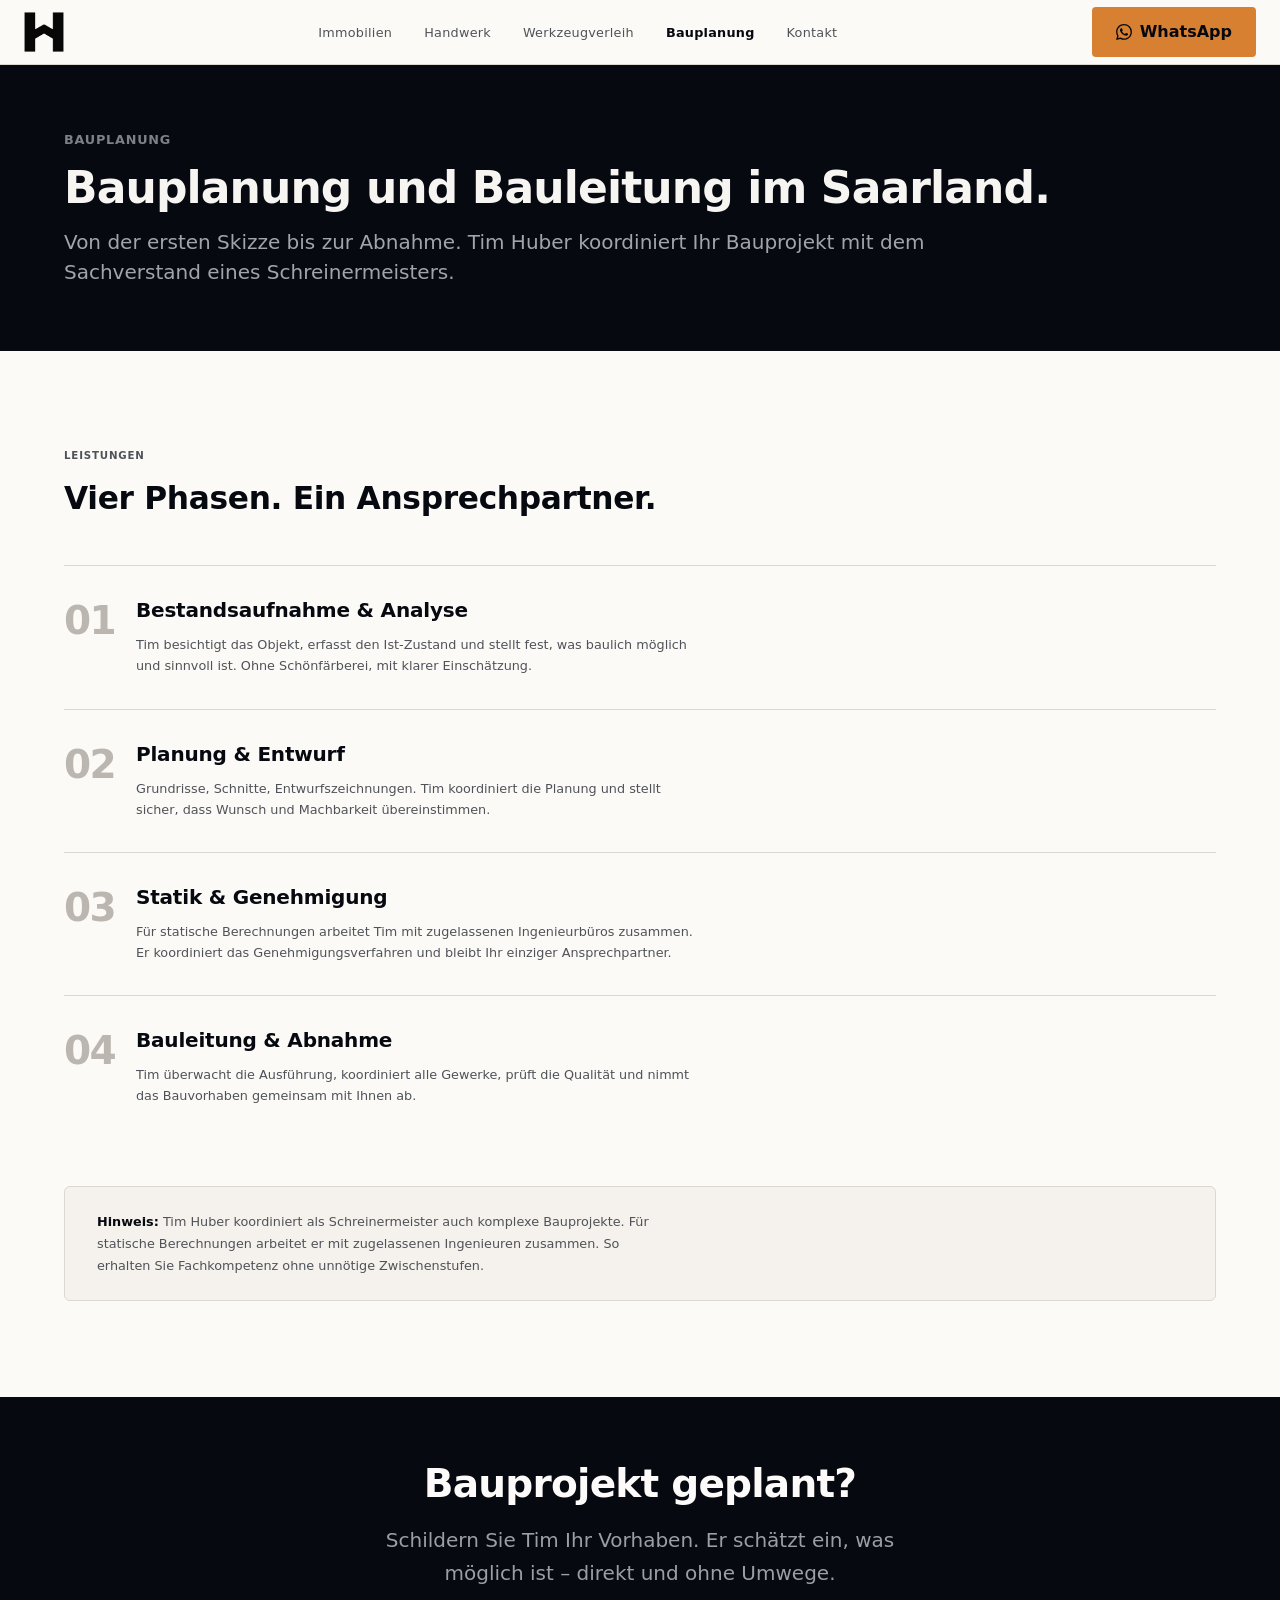
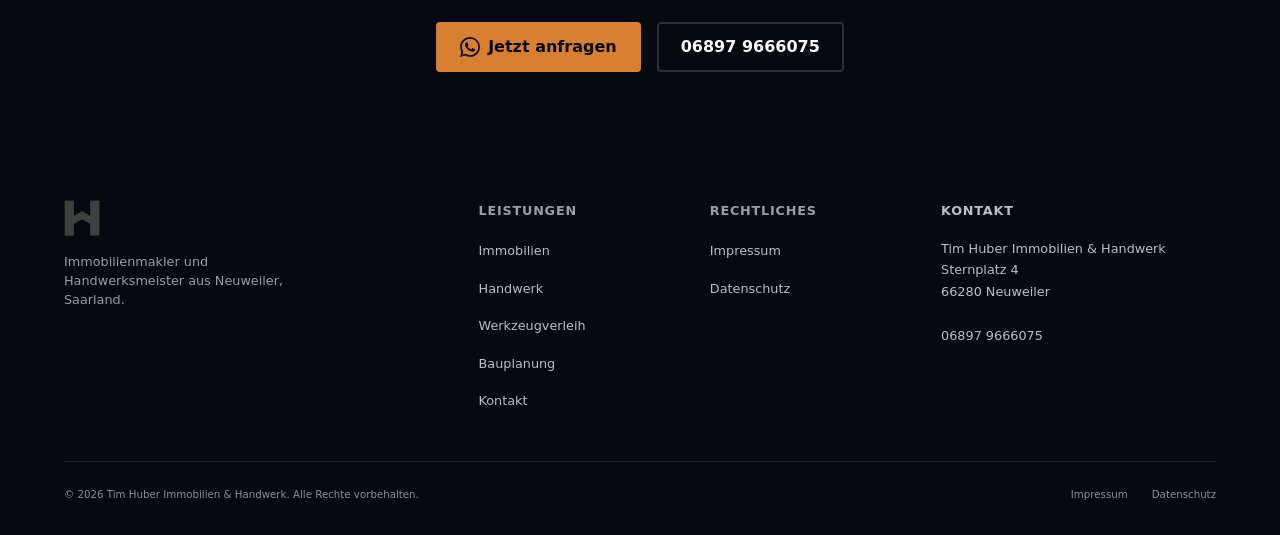
<file: bauplanung.html>
<!DOCTYPE html>
<html lang="de">
<head>
  <meta charset="UTF-8">
  <link rel="icon" href="favicon.ico">
  <meta name="viewport" content="width=device-width, initial-scale=1.0">

  <meta http-equiv="Content-Security-Policy"
        content="default-src 'none'; style-src 'self' https://fonts.googleapis.com 'unsafe-inline'; font-src 'self' https://fonts.gstatic.com; img-src 'self'; script-src 'self'; connect-src 'self'; form-action 'none';">
  <meta name="referrer" content="strict-origin-when-cross-origin">

  <title>Bauplanung im Saarland – Tim Huber</title>
  <meta name="description" content="Bauplanung, Statik und Bauleitung im Saarland: Tim Huber koordiniert als Schreinermeister komplexe Bauprojekte von der Bestandsaufnahme bis zur Abnahme. Jetzt anfragen.">
  <link rel="canonical" href="https://tchitcho119.github.io/timhuber-website/bauplanung.html">

  <meta property="og:type"        content="website">
  <meta property="og:title"       content="Bauplanung im Saarland – Tim Huber">
  <meta property="og:description" content="Bauplanung, Statik und Bauleitung für Um- und Neubauvorhaben im Saarland.">
  <meta property="og:url"         content="https://tchitcho119.github.io/timhuber-website/bauplanung.html">
  <meta property="og:image"       content="https://tchitcho119.github.io/timhuber-website/img/th-logo.webp">
  <meta property="og:locale"      content="de_DE">

  <link rel="stylesheet" href="css/tokens.css?v=2">
  <link rel="stylesheet" href="css/base.css?v=2">
  <link rel="stylesheet" href="css/components.css?v=2">
  <link rel="stylesheet" href="css/layout.css?v=2">

  <style>
    .leistungspunkte {
      display: flex;
      flex-direction: column;
      margin-top: var(--space-12);
      border-top: 1px solid var(--c-border);
    }
    .lp-item {
      display: grid;
      grid-template-columns: 3rem 1fr;
      gap: var(--space-6);
      align-items: start;
      padding: var(--space-8) 0;
      border-bottom: 1px solid var(--c-border);
      background: transparent;
      border-radius: 0;
      border-left: none;
      border-right: none;
      border-top: none;
    }
    .lp-item:last-child {
      border-bottom: none;
    }
    .lp-number {
      font-family: var(--font-heading);
      font-size: var(--text-2xl);
      font-weight: 800;
      color: var(--c-border-dark);
      letter-spacing: -0.04em;
      line-height: 1;
      margin-bottom: 0;
      padding-top: 3px;
    }
    .lp-title {
      font-family: var(--font-heading);
      font-size: var(--text-md);
      font-weight: 700;
      color: var(--c-text);
      margin-bottom: var(--space-3);
    }
    .lp-desc {
      font-size: var(--text-sm);
      color: var(--c-text-muted);
      line-height: 1.65;
    }
    .hinweis-box {
      background: var(--c-surface);
      border: 1px solid var(--c-border);
      border-radius: var(--radius-md);
      padding: var(--space-6) var(--space-8);
      margin-top: var(--space-12);
    }
    .hinweis-box p {
      font-size: var(--text-sm);
      color: var(--c-text-muted);
      line-height: 1.7;
      margin: 0;
    }
    .hinweis-box strong {
      color: var(--c-text);
    }
  </style>

  <script type="application/ld+json">
  {
    "@context": "https://schema.org",
    "@graph": [
      {
        "@type": "LocalBusiness",
        "@id": "https://tchitcho119.github.io/timhuber-website/#business",
        "name": "Tim Huber Immobilien & Handwerk",
        "url": "https://tchitcho119.github.io/timhuber-website/",
        "telephone": "+4968979666075",
        "address": {
          "@type": "PostalAddress",
          "streetAddress": "Sternplatz 4",
          "addressLocality": "Neuweiler",
          "postalCode": "66280",
          "addressCountry": "DE"
        },
        "areaServed": [
          { "@type": "State", "name": "Saarland" }
        ]
      },
      {
        "@type": "BreadcrumbList",
        "itemListElement": [
          { "@type": "ListItem", "position": 1, "name": "Startseite", "item": "https://tchitcho119.github.io/timhuber-website/" },
          { "@type": "ListItem", "position": 2, "name": "Bauplanung", "item": "https://tchitcho119.github.io/timhuber-website/bauplanung.html" }
        ]
      }
    ]
  }
  </script>
</head>

<body>

  <a class="skip-link" href="#main-content">Zum Inhalt springen</a>

  <nav class="nav" role="navigation" aria-label="Hauptnavigation">
    <div class="nav-inner">
      <a href="index.html" class="nav-logo" aria-label="Tim Huber Immobilien & Handwerk – Startseite">
        <img src="img/th-logo.webp" alt="TH" width="40" height="40">
      </a>
      <ul class="nav-links" role="list">
        <li><a href="immobilien.html"      class="nav-link">Immobilien</a></li>
        <li><a href="handwerk.html"        class="nav-link">Handwerk</a></li>
        <li><a href="werkzeugverleih.html" class="nav-link">Werkzeugverleih</a></li>
        <li><a href="bauplanung.html"      class="nav-link" aria-current="page">Bauplanung</a></li>
        <li><a href="kontakt.html"         class="nav-link">Kontakt</a></li>
      </ul>
      <a href="https://wa.me/4968979666075?text=Hallo%2C%20ich%20interessiere%20mich%20f%C3%BCr%20Bauplanung%20und%20Bauleitung."
         class="btn-primary nav-cta" target="_blank" rel="noopener noreferrer" aria-label="WhatsApp-Nachricht senden">
        <svg width="16" height="16" viewBox="0 0 24 24" fill="currentColor" aria-hidden="true" focusable="false"><path d="M17.472 14.382c-.297-.149-1.758-.867-2.03-.967-.273-.099-.471-.148-.67.15-.197.297-.767.966-.94 1.164-.173.199-.347.223-.644.075-.297-.15-1.255-.463-2.39-1.475-.883-.788-1.48-1.761-1.653-2.059-.173-.297-.018-.458.13-.606.134-.133.298-.347.446-.52.149-.174.198-.298.298-.497.099-.198.05-.371-.025-.52-.075-.149-.669-1.612-.916-2.207-.242-.579-.487-.5-.669-.51-.173-.008-.371-.01-.57-.01-.198 0-.52.074-.792.372-.272.297-1.04 1.016-1.04 2.479 0 1.462 1.065 2.875 1.213 3.074.149.198 2.096 3.2 5.077 4.487.709.306 1.262.489 1.694.625.712.227 1.36.195 1.871.118.571-.085 1.758-.719 2.006-1.413.248-.694.248-1.289.173-1.413-.074-.124-.272-.198-.57-.347m-5.421 7.403h-.004a9.87 9.87 0 01-5.031-1.378l-.361-.214-3.741.982.998-3.648-.235-.374a9.86 9.86 0 01-1.51-5.26c.001-5.45 4.436-9.884 9.888-9.884 2.64 0 5.122 1.03 6.988 2.898a9.825 9.825 0 012.893 6.994c-.003 5.45-4.437 9.884-9.885 9.884m8.413-18.297A11.815 11.815 0 0012.05 0C5.495 0 .16 5.335.157 11.892c0 2.096.547 4.142 1.588 5.945L.057 24l6.305-1.654a11.882 11.882 0 005.683 1.448h.005c6.554 0 11.89-5.335 11.893-11.893a11.821 11.821 0 00-3.48-8.413z"/></svg>
        WhatsApp
      </a>
      <button class="nav-toggle" aria-label="Menü öffnen" aria-expanded="false" aria-controls="nav-mobile">
        <span aria-hidden="true"></span>
        <span aria-hidden="true"></span>
        <span aria-hidden="true"></span>
      </button>
    </div>
    <div class="nav-overlay" id="nav-mobile" aria-label="Mobile Navigation">
      <a href="immobilien.html"      class="nav-link">Immobilien</a>
      <a href="handwerk.html"        class="nav-link">Handwerk</a>
      <a href="werkzeugverleih.html" class="nav-link">Werkzeugverleih</a>
      <a href="bauplanung.html"      class="nav-link" aria-current="page">Bauplanung</a>
      <a href="kontakt.html"         class="nav-link">Kontakt</a>
      <a href="https://wa.me/4968979666075?text=Hallo%2C%20ich%20interessiere%20mich%20f%C3%BCr%20Bauplanung%20und%20Bauleitung."
         class="btn-primary" target="_blank" rel="noopener noreferrer" style="margin-top:var(--space-2);align-self:flex-start;">
        <svg width="16" height="16" viewBox="0 0 24 24" fill="currentColor" aria-hidden="true" focusable="false"><path d="M17.472 14.382c-.297-.149-1.758-.867-2.03-.967-.273-.099-.471-.148-.67.15-.197.297-.767.966-.94 1.164-.173.199-.347.223-.644.075-.297-.15-1.255-.463-2.39-1.475-.883-.788-1.48-1.761-1.653-2.059-.173-.297-.018-.458.13-.606.134-.133.298-.347.446-.52.149-.174.198-.298.298-.497.099-.198.05-.371-.025-.52-.075-.149-.669-1.612-.916-2.207-.242-.579-.487-.5-.669-.51-.173-.008-.371-.01-.57-.01-.198 0-.52.074-.792.372-.272.297-1.04 1.016-1.04 2.479 0 1.462 1.065 2.875 1.213 3.074.149.198 2.096 3.2 5.077 4.487.709.306 1.262.489 1.694.625.712.227 1.36.195 1.871.118.571-.085 1.758-.719 2.006-1.413.248-.694.248-1.289.173-1.413-.074-.124-.272-.198-.57-.347m-5.421 7.403h-.004a9.87 9.87 0 01-5.031-1.378l-.361-.214-3.741.982.998-3.648-.235-.374a9.86 9.86 0 01-1.51-5.26c.001-5.45 4.436-9.884 9.888-9.884 2.64 0 5.122 1.03 6.988 2.898a9.825 9.825 0 012.893 6.994c-.003 5.45-4.437 9.884-9.885 9.884m8.413-18.297A11.815 11.815 0 0012.05 0C5.495 0 .16 5.335.157 11.892c0 2.096.547 4.142 1.588 5.945L.057 24l6.305-1.654a11.882 11.882 0 005.683 1.448h.005c6.554 0 11.89-5.335 11.893-11.893a11.821 11.821 0 00-3.48-8.413z"/></svg>
        Jetzt anfragen
      </a>
    </div>
  </nav>

  <main id="main-content">

    <header class="page-header">
      <div class="container">
        <p class="text-muted" style="font-size:var(--text-sm);font-family:var(--font-heading);font-weight:600;letter-spacing:0.06em;text-transform:uppercase;margin-bottom:var(--space-3);">Bauplanung</p>
        <h1>Bauplanung und Bauleitung im Saarland.</h1>
        <p class="text-lead" style="margin-top:var(--space-3);">Von der ersten Skizze bis zur Abnahme. Tim Huber koordiniert Ihr Bauprojekt mit dem Sachverstand eines Schreinermeisters.</p>
      </div>
    </header>

    <!-- Leistungspunkte -->
    <section class="section-lg" aria-labelledby="leistungen-heading">
      <div class="container">
        <p style="font-family:var(--font-heading);font-size:var(--text-xs);font-weight:700;letter-spacing:0.08em;text-transform:uppercase;color:var(--c-text-muted);margin-bottom:var(--space-4);">Leistungen</p>
        <h2 id="leistungen-heading">Vier Phasen. Ein Ansprechpartner.</h2>

        <div class="leistungspunkte">

          <div class="lp-item">
            <p class="lp-number" aria-hidden="true">01</p>
            <div>
              <h3 class="lp-title">Bestandsaufnahme &amp; Analyse</h3>
              <p class="lp-desc">Tim besichtigt das Objekt, erfasst den Ist-Zustand und stellt fest, was baulich möglich und sinnvoll ist. Ohne Schönfärberei, mit klarer Einschätzung.</p>
            </div>
          </div>

          <div class="lp-item">
            <p class="lp-number" aria-hidden="true">02</p>
            <div>
              <h3 class="lp-title">Planung &amp; Entwurf</h3>
              <p class="lp-desc">Grundrisse, Schnitte, Entwurfszeichnungen. Tim koordiniert die Planung und stellt sicher, dass Wunsch und Machbarkeit übereinstimmen.</p>
            </div>
          </div>

          <div class="lp-item">
            <p class="lp-number" aria-hidden="true">03</p>
            <div>
              <h3 class="lp-title">Statik &amp; Genehmigung</h3>
              <p class="lp-desc">Für statische Berechnungen arbeitet Tim mit zugelassenen Ingenieurbüros zusammen. Er koordiniert das Genehmigungsverfahren und bleibt Ihr einziger Ansprechpartner.</p>
            </div>
          </div>

          <div class="lp-item">
            <p class="lp-number" aria-hidden="true">04</p>
            <div>
              <h3 class="lp-title">Bauleitung &amp; Abnahme</h3>
              <p class="lp-desc">Tim überwacht die Ausführung, koordiniert alle Gewerke, prüft die Qualität und nimmt das Bauvorhaben gemeinsam mit Ihnen ab.</p>
            </div>
          </div>

        </div>

        <div class="hinweis-box" role="note">
          <p><strong>Hinweis:</strong> Tim Huber koordiniert als Schreinermeister auch komplexe Bauprojekte. Für statische Berechnungen arbeitet er mit zugelassenen Ingenieuren zusammen. So erhalten Sie Fachkompetenz ohne unnötige Zwischenstufen.</p>
        </div>
      </div>
    </section>

    <!-- CTA -->
    <section class="cta-section" aria-labelledby="cta-heading">
      <div class="container">
        <h2 id="cta-heading">Bauprojekt geplant?</h2>
        <p>Schildern Sie Tim Ihr Vorhaben. Er schätzt ein, was möglich ist – direkt und ohne Umwege.</p>
        <div class="hero-actions" style="justify-content:center;margin-top:var(--space-8);">
          <a href="https://wa.me/4968979666075?text=Hallo%2C%20ich%20interessiere%20mich%20f%C3%BCr%20Bauplanung%20und%20Bauleitung."
             class="btn-primary" target="_blank" rel="noopener noreferrer">
            <svg width="20" height="20" viewBox="0 0 24 24" fill="currentColor" aria-hidden="true" focusable="false"><path d="M17.472 14.382c-.297-.149-1.758-.867-2.03-.967-.273-.099-.471-.148-.67.15-.197.297-.767.966-.94 1.164-.173.199-.347.223-.644.075-.297-.15-1.255-.463-2.39-1.475-.883-.788-1.48-1.761-1.653-2.059-.173-.297-.018-.458.13-.606.134-.133.298-.347.446-.52.149-.174.198-.298.298-.497.099-.198.05-.371-.025-.52-.075-.149-.669-1.612-.916-2.207-.242-.579-.487-.5-.669-.51-.173-.008-.371-.01-.57-.01-.198 0-.52.074-.792.372-.272.297-1.04 1.016-1.04 2.479 0 1.462 1.065 2.875 1.213 3.074.149.198 2.096 3.2 5.077 4.487.709.306 1.262.489 1.694.625.712.227 1.36.195 1.871.118.571-.085 1.758-.719 2.006-1.413.248-.694.248-1.289.173-1.413-.074-.124-.272-.198-.57-.347m-5.421 7.403h-.004a9.87 9.87 0 01-5.031-1.378l-.361-.214-3.741.982.998-3.648-.235-.374a9.86 9.86 0 01-1.51-5.26c.001-5.45 4.436-9.884 9.888-9.884 2.64 0 5.122 1.03 6.988 2.898a9.825 9.825 0 012.893 6.994c-.003 5.45-4.437 9.884-9.885 9.884m8.413-18.297A11.815 11.815 0 0012.05 0C5.495 0 .16 5.335.157 11.892c0 2.096.547 4.142 1.588 5.945L.057 24l6.305-1.654a11.882 11.882 0 005.683 1.448h.005c6.554 0 11.89-5.335 11.893-11.893a11.821 11.821 0 00-3.48-8.413z"/></svg>
            Jetzt anfragen
          </a>
          <a href="tel:+4968979666075" class="btn-secondary" style="color:var(--c-text-light);border-color:oklch(30% 0.010 265);">06897 9666075</a>
        </div>
      </div>
    </section>

  </main>

  <footer class="footer" role="contentinfo">
    <div class="footer-inner">
      <div class="footer-grid">
        <div class="footer-brand">
          <img src="img/th-logo.webp" alt="Tim Huber Immobilien & Handwerk" width="40" height="40">
          <p class="footer-tagline">Immobilienmakler und Handwerksmeister aus Neuweiler, Saarland.</p>
        </div>
        <nav aria-label="Leistungen">
          <p class="footer-heading">Leistungen</p>
          <ul class="footer-links" role="list">
            <li><a href="immobilien.html"      class="footer-link">Immobilien</a></li>
            <li><a href="handwerk.html"         class="footer-link">Handwerk</a></li>
            <li><a href="werkzeugverleih.html"  class="footer-link">Werkzeugverleih</a></li>
            <li><a href="bauplanung.html"        class="footer-link">Bauplanung</a></li>
            <li><a href="kontakt.html"           class="footer-link">Kontakt</a></li>
          </ul>
        </nav>
        <nav aria-label="Rechtliches">
          <p class="footer-heading">Rechtliches</p>
          <ul class="footer-links" role="list">
            <li><a href="impressum.html"   class="footer-link">Impressum</a></li>
            <li><a href="datenschutz.html" class="footer-link">Datenschutz</a></li>
          </ul>
        </nav>
        <address class="footer-contact" style="font-style:normal;">
          <p class="footer-heading">Kontakt</p>
          <p>Tim Huber Immobilien &amp; Handwerk<br>Sternplatz 4<br>66280 Neuweiler<br><br><a href="tel:+4968979666075">06897 9666075</a></p>
        </address>
      </div>
      <div class="footer-bottom">
        <p class="footer-copy">&copy; 2026 Tim Huber Immobilien &amp; Handwerk. Alle Rechte vorbehalten.</p>
        <nav class="footer-legal" aria-label="Rechtliche Links">
          <a href="impressum.html"   class="footer-link">Impressum</a>
          <a href="datenschutz.html" class="footer-link">Datenschutz</a>
        </nav>
      </div>
    </div>
  </footer>

  <a href="https://wa.me/4968979666075?text=Hallo%2C%20ich%20interessiere%20mich%20f%C3%BCr%20Bauplanung%20und%20Bauleitung."
     class="whatsapp-sticky" target="_blank" rel="noopener noreferrer"
     aria-label="WhatsApp-Nachricht an Tim Huber senden">
    <svg viewBox="0 0 24 24" aria-hidden="true" focusable="false"><path d="M17.472 14.382c-.297-.149-1.758-.867-2.03-.967-.273-.099-.471-.148-.67.15-.197.297-.767.966-.94 1.164-.173.199-.347.223-.644.075-.297-.15-1.255-.463-2.39-1.475-.883-.788-1.48-1.761-1.653-2.059-.173-.297-.018-.458.13-.606.134-.133.298-.347.446-.52.149-.174.198-.298.298-.497.099-.198.05-.371-.025-.52-.075-.149-.669-1.612-.916-2.207-.242-.579-.487-.5-.669-.51-.173-.008-.371-.01-.57-.01-.198 0-.52.074-.792.372-.272.297-1.04 1.016-1.04 2.479 0 1.462 1.065 2.875 1.213 3.074.149.198 2.096 3.2 5.077 4.487.709.306 1.262.489 1.694.625.712.227 1.36.195 1.871.118.571-.085 1.758-.719 2.006-1.413.248-.694.248-1.289.173-1.413-.074-.124-.272-.198-.57-.347m-5.421 7.403h-.004a9.87 9.87 0 01-5.031-1.378l-.361-.214-3.741.982.998-3.648-.235-.374a9.86 9.86 0 01-1.51-5.26c.001-5.45 4.436-9.884 9.888-9.884 2.64 0 5.122 1.03 6.988 2.898a9.825 9.825 0 012.893 6.994c-.003 5.45-4.437 9.884-9.885 9.884m8.413-18.297A11.815 11.815 0 0012.05 0C5.495 0 .16 5.335.157 11.892c0 2.096.547 4.142 1.588 5.945L.057 24l6.305-1.654a11.882 11.882 0 005.683 1.448h.005c6.554 0 11.89-5.335 11.893-11.893a11.821 11.821 0 00-3.48-8.413z"/></svg>
  </a>

  <script src="js/nav.js" defer></script>
</body>
</html>
</file>
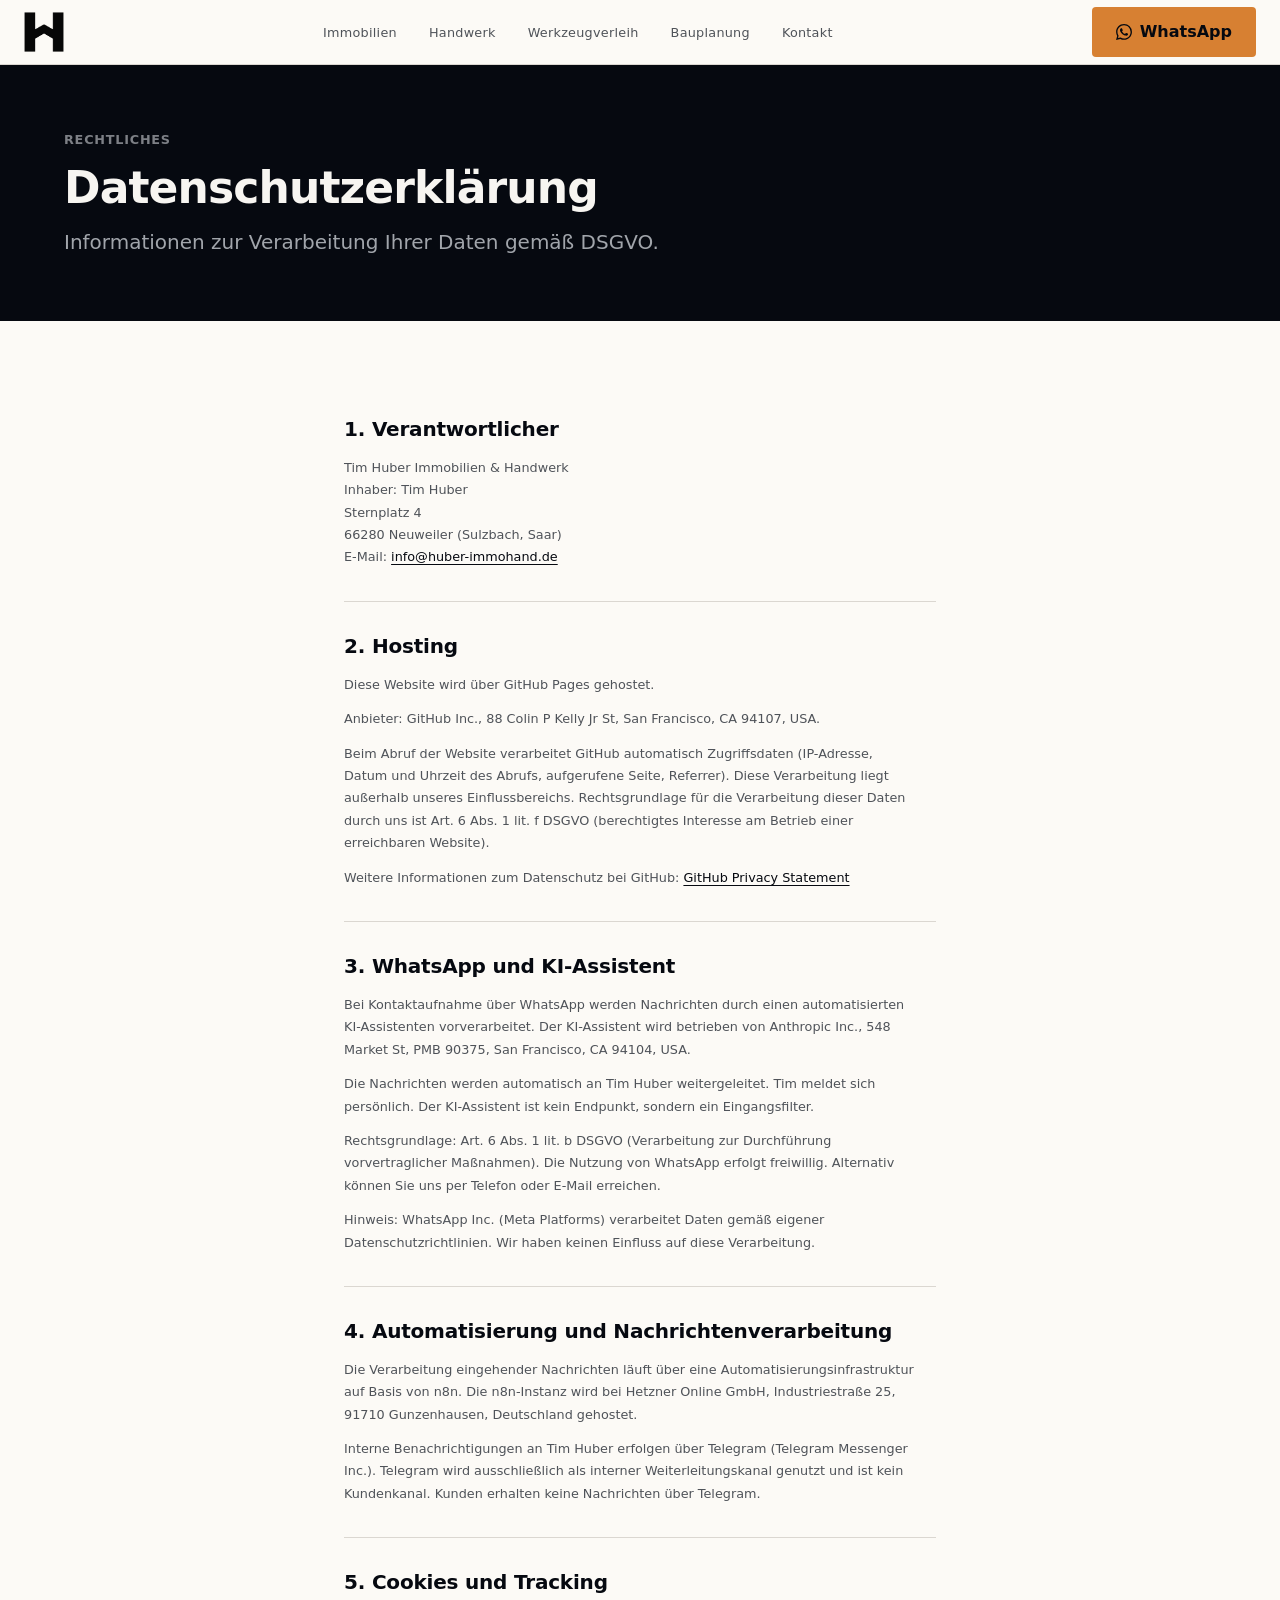
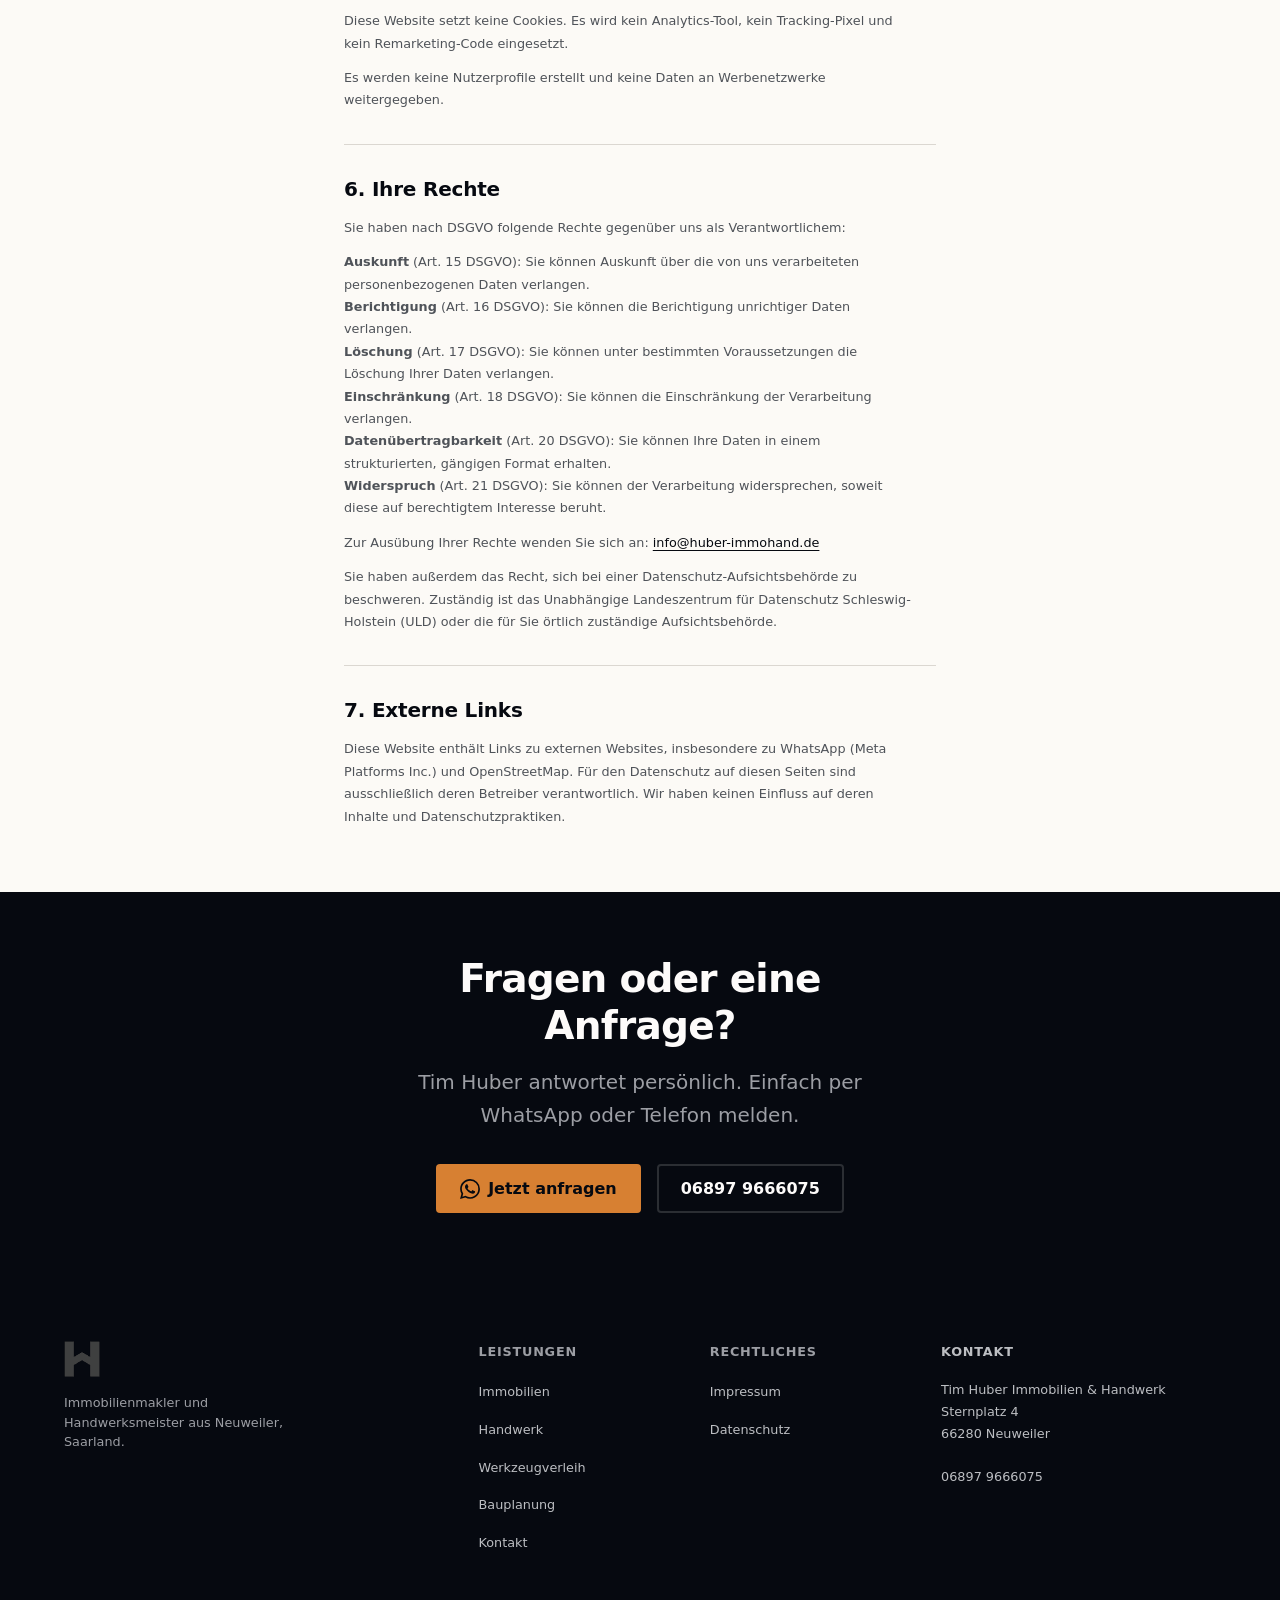
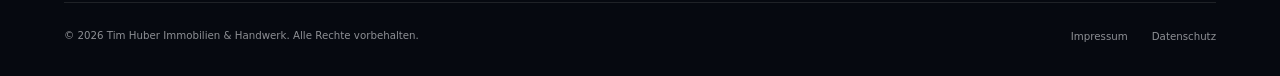
<file: datenschutz.html>
<!DOCTYPE html>
<html lang="de">
<head>
  <meta charset="UTF-8">
  <link rel="icon" href="favicon.ico">
  <meta name="viewport" content="width=device-width, initial-scale=1.0">

  <meta http-equiv="Content-Security-Policy"
        content="default-src 'none'; style-src 'self' https://fonts.googleapis.com 'unsafe-inline'; font-src 'self' https://fonts.gstatic.com; img-src 'self'; script-src 'self'; connect-src 'self'; form-action 'none';">
  <meta name="referrer" content="strict-origin-when-cross-origin">

  <title>Datenschutz – Tim Huber Immobilien &amp; Handwerk</title>
  <meta name="description" content="Datenschutzerklärung von Tim Huber Immobilien & Handwerk. Informationen zu Hosting (GitHub Pages), WhatsApp-Assistent, Cookies und Ihren Rechten nach DSGVO.">
  <link rel="canonical" href="https://tchitcho119.github.io/timhuber-website/datenschutz.html">

  <meta name="robots" content="noindex">

  <link rel="stylesheet" href="css/tokens.css?v=2">
  <link rel="stylesheet" href="css/base.css?v=2">
  <link rel="stylesheet" href="css/components.css?v=2">
  <link rel="stylesheet" href="css/layout.css?v=2">

  <style>
    .legal-section {
      margin-top: var(--space-8);
    }
    .legal-section h2 {
      font-size: var(--text-md);
      margin-bottom: var(--space-4);
    }
    .legal-section p {
      font-size: var(--text-sm);
      color: var(--c-text-muted);
      line-height: 1.75;
      margin-top: var(--space-3);
    }
    .legal-section p:first-of-type {
      margin-top: 0;
    }
    .legal-section a {
      color: var(--c-text);
    }
    .legal-divider {
      border: none;
      border-top: 1px solid var(--c-border);
      margin-block: var(--space-8);
    }
  </style>
</head>

<body>

  <a class="skip-link" href="#main-content">Zum Inhalt springen</a>

  <nav class="nav" role="navigation" aria-label="Hauptnavigation">
    <div class="nav-inner">
      <a href="index.html" class="nav-logo" aria-label="Tim Huber Immobilien & Handwerk – Startseite">
        <img src="img/th-logo.webp" alt="TH" width="40" height="40">
      </a>
      <ul class="nav-links" role="list">
        <li><a href="immobilien.html"      class="nav-link">Immobilien</a></li>
        <li><a href="handwerk.html"        class="nav-link">Handwerk</a></li>
        <li><a href="werkzeugverleih.html" class="nav-link">Werkzeugverleih</a></li>
        <li><a href="bauplanung.html"      class="nav-link">Bauplanung</a></li>
        <li><a href="kontakt.html"         class="nav-link">Kontakt</a></li>
      </ul>
      <a href="https://wa.me/4968979666075?text=Hallo%2C%20ich%20m%C3%B6chte%20eine%20Anfrage%20stellen."
         class="btn-primary nav-cta" target="_blank" rel="noopener noreferrer" aria-label="WhatsApp-Nachricht senden">
        <svg width="16" height="16" viewBox="0 0 24 24" fill="currentColor" aria-hidden="true" focusable="false"><path d="M17.472 14.382c-.297-.149-1.758-.867-2.03-.967-.273-.099-.471-.148-.67.15-.197.297-.767.966-.94 1.164-.173.199-.347.223-.644.075-.297-.15-1.255-.463-2.39-1.475-.883-.788-1.48-1.761-1.653-2.059-.173-.297-.018-.458.13-.606.134-.133.298-.347.446-.52.149-.174.198-.298.298-.497.099-.198.05-.371-.025-.52-.075-.149-.669-1.612-.916-2.207-.242-.579-.487-.5-.669-.51-.173-.008-.371-.01-.57-.01-.198 0-.52.074-.792.372-.272.297-1.04 1.016-1.04 2.479 0 1.462 1.065 2.875 1.213 3.074.149.198 2.096 3.2 5.077 4.487.709.306 1.262.489 1.694.625.712.227 1.36.195 1.871.118.571-.085 1.758-.719 2.006-1.413.248-.694.248-1.289.173-1.413-.074-.124-.272-.198-.57-.347m-5.421 7.403h-.004a9.87 9.87 0 01-5.031-1.378l-.361-.214-3.741.982.998-3.648-.235-.374a9.86 9.86 0 01-1.51-5.26c.001-5.45 4.436-9.884 9.888-9.884 2.64 0 5.122 1.03 6.988 2.898a9.825 9.825 0 012.893 6.994c-.003 5.45-4.437 9.884-9.885 9.884m8.413-18.297A11.815 11.815 0 0012.05 0C5.495 0 .16 5.335.157 11.892c0 2.096.547 4.142 1.588 5.945L.057 24l6.305-1.654a11.882 11.882 0 005.683 1.448h.005c6.554 0 11.89-5.335 11.893-11.893a11.821 11.821 0 00-3.48-8.413z"/></svg>
        WhatsApp
      </a>
      <button class="nav-toggle" aria-label="Menü öffnen" aria-expanded="false" aria-controls="nav-mobile">
        <span aria-hidden="true"></span>
        <span aria-hidden="true"></span>
        <span aria-hidden="true"></span>
      </button>
    </div>
    <div class="nav-overlay" id="nav-mobile" aria-label="Mobile Navigation">
      <a href="immobilien.html"      class="nav-link">Immobilien</a>
      <a href="handwerk.html"        class="nav-link">Handwerk</a>
      <a href="werkzeugverleih.html" class="nav-link">Werkzeugverleih</a>
      <a href="bauplanung.html"      class="nav-link">Bauplanung</a>
      <a href="kontakt.html"         class="nav-link">Kontakt</a>
      <a href="https://wa.me/4968979666075?text=Hallo%2C%20ich%20m%C3%B6chte%20eine%20Anfrage%20stellen."
         class="btn-primary" target="_blank" rel="noopener noreferrer" style="margin-top:var(--space-2);align-self:flex-start;">
        <svg width="16" height="16" viewBox="0 0 24 24" fill="currentColor" aria-hidden="true" focusable="false"><path d="M17.472 14.382c-.297-.149-1.758-.867-2.03-.967-.273-.099-.471-.148-.67.15-.197.297-.767.966-.94 1.164-.173.199-.347.223-.644.075-.297-.15-1.255-.463-2.39-1.475-.883-.788-1.48-1.761-1.653-2.059-.173-.297-.018-.458.13-.606.134-.133.298-.347.446-.52.149-.174.198-.298.298-.497.099-.198.05-.371-.025-.52-.075-.149-.669-1.612-.916-2.207-.242-.579-.487-.5-.669-.51-.173-.008-.371-.01-.57-.01-.198 0-.52.074-.792.372-.272.297-1.04 1.016-1.04 2.479 0 1.462 1.065 2.875 1.213 3.074.149.198 2.096 3.2 5.077 4.487.709.306 1.262.489 1.694.625.712.227 1.36.195 1.871.118.571-.085 1.758-.719 2.006-1.413.248-.694.248-1.289.173-1.413-.074-.124-.272-.198-.57-.347m-5.421 7.403h-.004a9.87 9.87 0 01-5.031-1.378l-.361-.214-3.741.982.998-3.648-.235-.374a9.86 9.86 0 01-1.51-5.26c.001-5.45 4.436-9.884 9.888-9.884 2.64 0 5.122 1.03 6.988 2.898a9.825 9.825 0 012.893 6.994c-.003 5.45-4.437 9.884-9.885 9.884m8.413-18.297A11.815 11.815 0 0012.05 0C5.495 0 .16 5.335.157 11.892c0 2.096.547 4.142 1.588 5.945L.057 24l6.305-1.654a11.882 11.882 0 005.683 1.448h.005c6.554 0 11.89-5.335 11.893-11.893a11.821 11.821 0 00-3.48-8.413z"/></svg>
        Jetzt anfragen
      </a>
    </div>
  </nav>

  <main id="main-content">

    <header class="page-header">
      <div class="container">
        <p class="text-muted" style="font-size:var(--text-sm);font-family:var(--font-heading);font-weight:600;letter-spacing:0.06em;text-transform:uppercase;margin-bottom:var(--space-3);">Rechtliches</p>
        <h1>Datenschutzerklärung</h1>
        <p class="text-lead" style="margin-top:var(--space-3);">Informationen zur Verarbeitung Ihrer Daten gemäß DSGVO.</p>
      </div>
    </header>

    <div class="container-text" style="padding-block:var(--space-16);">

      <!-- 1. Verantwortlicher -->
      <div class="legal-section">
        <h2>1. Verantwortlicher</h2>
        <p>
          Tim Huber Immobilien &amp; Handwerk<br>
          Inhaber: Tim Huber<br>
          Sternplatz 4<br>
          66280 Neuweiler (Sulzbach, Saar)<br>
          E-Mail: <a href="mailto:info@huber-immohand.de">info@huber-immohand.de</a>
        </p>
      </div>

      <hr class="legal-divider">

      <!-- 2. Hosting -->
      <div class="legal-section">
        <h2>2. Hosting</h2>
        <p>Diese Website wird über GitHub Pages gehostet.</p>
        <p>Anbieter: GitHub Inc., 88 Colin P Kelly Jr St, San Francisco, CA 94107, USA.</p>
        <p>Beim Abruf der Website verarbeitet GitHub automatisch Zugriffsdaten (IP-Adresse, Datum und Uhrzeit des Abrufs, aufgerufene Seite, Referrer). Diese Verarbeitung liegt außerhalb unseres Einflussbereichs. Rechtsgrundlage für die Verarbeitung dieser Daten durch uns ist Art. 6 Abs. 1 lit. f DSGVO (berechtigtes Interesse am Betrieb einer erreichbaren Website).</p>
        <p>Weitere Informationen zum Datenschutz bei GitHub: <a href="https://docs.github.com/en/site-policy/privacy-policies/github-privacy-statement" target="_blank" rel="noopener noreferrer">GitHub Privacy Statement</a></p>
      </div>

      <hr class="legal-divider">

      <!-- 3. WhatsApp und KI-Assistent -->
      <div class="legal-section">
        <h2>3. WhatsApp und KI-Assistent</h2>
        <p>Bei Kontaktaufnahme über WhatsApp werden Nachrichten durch einen automatisierten KI-Assistenten vorverarbeitet. Der KI-Assistent wird betrieben von Anthropic Inc., 548 Market St, PMB 90375, San Francisco, CA 94104, USA.</p>
        <p>Die Nachrichten werden automatisch an Tim Huber weitergeleitet. Tim meldet sich persönlich. Der KI-Assistent ist kein Endpunkt, sondern ein Eingangsfilter.</p>
        <p>Rechtsgrundlage: Art. 6 Abs. 1 lit. b DSGVO (Verarbeitung zur Durchführung vorvertraglicher Maßnahmen). Die Nutzung von WhatsApp erfolgt freiwillig. Alternativ können Sie uns per Telefon oder E-Mail erreichen.</p>
        <p>Hinweis: WhatsApp Inc. (Meta Platforms) verarbeitet Daten gemäß eigener Datenschutzrichtlinien. Wir haben keinen Einfluss auf diese Verarbeitung.</p>
      </div>

      <hr class="legal-divider">

      <!-- 4. Automatisierung -->
      <div class="legal-section">
        <h2>4. Automatisierung und Nachrichtenverarbeitung</h2>
        <p>Die Verarbeitung eingehender Nachrichten läuft über eine Automatisierungsinfrastruktur auf Basis von n8n. Die n8n-Instanz wird bei Hetzner Online GmbH, Industriestraße 25, 91710 Gunzenhausen, Deutschland gehostet.</p>
        <p>Interne Benachrichtigungen an Tim Huber erfolgen über Telegram (Telegram Messenger Inc.). Telegram wird ausschließlich als interner Weiterleitungskanal genutzt und ist kein Kundenkanal. Kunden erhalten keine Nachrichten über Telegram.</p>
      </div>

      <hr class="legal-divider">

      <!-- 5. Cookies und Tracking -->
      <div class="legal-section">
        <h2>5. Cookies und Tracking</h2>
        <p>Diese Website setzt keine Cookies. Es wird kein Analytics-Tool, kein Tracking-Pixel und kein Remarketing-Code eingesetzt.</p>
        <p>Es werden keine Nutzerprofile erstellt und keine Daten an Werbenetzwerke weitergegeben.</p>
      </div>

      <hr class="legal-divider">

      <!-- 6. Ihre Rechte -->
      <div class="legal-section">
        <h2>6. Ihre Rechte</h2>
        <p>Sie haben nach DSGVO folgende Rechte gegenüber uns als Verantwortlichem:</p>
        <p>
          <strong>Auskunft</strong> (Art. 15 DSGVO): Sie können Auskunft über die von uns verarbeiteten personenbezogenen Daten verlangen.<br>
          <strong>Berichtigung</strong> (Art. 16 DSGVO): Sie können die Berichtigung unrichtiger Daten verlangen.<br>
          <strong>Löschung</strong> (Art. 17 DSGVO): Sie können unter bestimmten Voraussetzungen die Löschung Ihrer Daten verlangen.<br>
          <strong>Einschränkung</strong> (Art. 18 DSGVO): Sie können die Einschränkung der Verarbeitung verlangen.<br>
          <strong>Datenübertragbarkeit</strong> (Art. 20 DSGVO): Sie können Ihre Daten in einem strukturierten, gängigen Format erhalten.<br>
          <strong>Widerspruch</strong> (Art. 21 DSGVO): Sie können der Verarbeitung widersprechen, soweit diese auf berechtigtem Interesse beruht.
        </p>
        <p>Zur Ausübung Ihrer Rechte wenden Sie sich an: <a href="mailto:info@huber-immohand.de">info@huber-immohand.de</a></p>
        <p>Sie haben außerdem das Recht, sich bei einer Datenschutz-Aufsichtsbehörde zu beschweren. Zuständig ist das Unabhängige Landeszentrum für Datenschutz Schleswig-Holstein (ULD) oder die für Sie örtlich zuständige Aufsichtsbehörde.</p>
      </div>

      <hr class="legal-divider">

      <!-- 7. Externe Links -->
      <div class="legal-section">
        <h2>7. Externe Links</h2>
        <p>Diese Website enthält Links zu externen Websites, insbesondere zu WhatsApp (Meta Platforms Inc.) und OpenStreetMap. Für den Datenschutz auf diesen Seiten sind ausschließlich deren Betreiber verantwortlich. Wir haben keinen Einfluss auf deren Inhalte und Datenschutzpraktiken.</p>
      </div>

    </div>

  </main>

  <section class="cta-section" aria-labelledby="datenschutz-cta-heading">
    <div class="container">
      <h2 id="datenschutz-cta-heading">Fragen oder eine Anfrage?</h2>
      <p>Tim Huber antwortet persönlich. Einfach per WhatsApp oder Telefon melden.</p>
      <div class="hero-actions" style="justify-content:center;margin-top:var(--space-8);">
        <a href="https://wa.me/4968979666075?text=Hallo%2C%20ich%20m%C3%B6chte%20eine%20Anfrage%20stellen."
           class="btn-primary" target="_blank" rel="noopener noreferrer">
          <svg width="20" height="20" viewBox="0 0 24 24" fill="currentColor" aria-hidden="true" focusable="false"><path d="M17.472 14.382c-.297-.149-1.758-.867-2.03-.967-.273-.099-.471-.148-.67.15-.197.297-.767.966-.94 1.164-.173.199-.347.223-.644.075-.297-.15-1.255-.463-2.39-1.475-.883-.788-1.48-1.761-1.653-2.059-.173-.297-.018-.458.13-.606.134-.133.298-.347.446-.52.149-.174.198-.298.298-.497.099-.198.05-.371-.025-.52-.075-.149-.669-1.612-.916-2.207-.242-.579-.487-.5-.669-.51-.173-.008-.371-.01-.57-.01-.198 0-.52.074-.792.372-.272.297-1.04 1.016-1.04 2.479 0 1.462 1.065 2.875 1.213 3.074.149.198 2.096 3.2 5.077 4.487.709.306 1.262.489 1.694.625.712.227 1.36.195 1.871.118.571-.085 1.758-.719 2.006-1.413.248-.694.248-1.289.173-1.413-.074-.124-.272-.198-.57-.347m-5.421 7.403h-.004a9.87 9.87 0 01-5.031-1.378l-.361-.214-3.741.982.998-3.648-.235-.374a9.86 9.86 0 01-1.51-5.26c.001-5.45 4.436-9.884 9.888-9.884 2.64 0 5.122 1.03 6.988 2.898a9.825 9.825 0 012.893 6.994c-.003 5.45-4.437 9.884-9.885 9.884m8.413-18.297A11.815 11.815 0 0012.05 0C5.495 0 .16 5.335.157 11.892c0 2.096.547 4.142 1.588 5.945L.057 24l6.305-1.654a11.882 11.882 0 005.683 1.448h.005c6.554 0 11.89-5.335 11.893-11.893a11.821 11.821 0 00-3.48-8.413z"/></svg>
          Jetzt anfragen
        </a>
        <a href="tel:+4968979666075" class="btn-secondary" style="color:var(--c-text-light);border-color:oklch(30% 0.010 265);">06897 9666075</a>
      </div>
    </div>
  </section>

  <footer class="footer" role="contentinfo">
    <div class="footer-inner">
      <div class="footer-grid">
        <div class="footer-brand">
          <img src="img/th-logo.webp" alt="Tim Huber Immobilien & Handwerk" width="40" height="40">
          <p class="footer-tagline">Immobilienmakler und Handwerksmeister aus Neuweiler, Saarland.</p>
        </div>
        <nav aria-label="Leistungen">
          <p class="footer-heading">Leistungen</p>
          <ul class="footer-links" role="list">
            <li><a href="immobilien.html"      class="footer-link">Immobilien</a></li>
            <li><a href="handwerk.html"         class="footer-link">Handwerk</a></li>
            <li><a href="werkzeugverleih.html"  class="footer-link">Werkzeugverleih</a></li>
            <li><a href="bauplanung.html"        class="footer-link">Bauplanung</a></li>
            <li><a href="kontakt.html"           class="footer-link">Kontakt</a></li>
          </ul>
        </nav>
        <nav aria-label="Rechtliches">
          <p class="footer-heading">Rechtliches</p>
          <ul class="footer-links" role="list">
            <li><a href="impressum.html"   class="footer-link">Impressum</a></li>
            <li><a href="datenschutz.html" class="footer-link">Datenschutz</a></li>
          </ul>
        </nav>
        <address class="footer-contact" style="font-style:normal;">
          <p class="footer-heading">Kontakt</p>
          <p>Tim Huber Immobilien &amp; Handwerk<br>Sternplatz 4<br>66280 Neuweiler<br><br><a href="tel:+4968979666075">06897 9666075</a></p>
        </address>
      </div>
      <div class="footer-bottom">
        <p class="footer-copy">&copy; 2026 Tim Huber Immobilien &amp; Handwerk. Alle Rechte vorbehalten.</p>
        <nav class="footer-legal" aria-label="Rechtliche Links">
          <a href="impressum.html"   class="footer-link">Impressum</a>
          <a href="datenschutz.html" class="footer-link">Datenschutz</a>
        </nav>
      </div>
    </div>
  </footer>

  <script src="js/nav.js" defer></script>
</body>
</html>
</file>
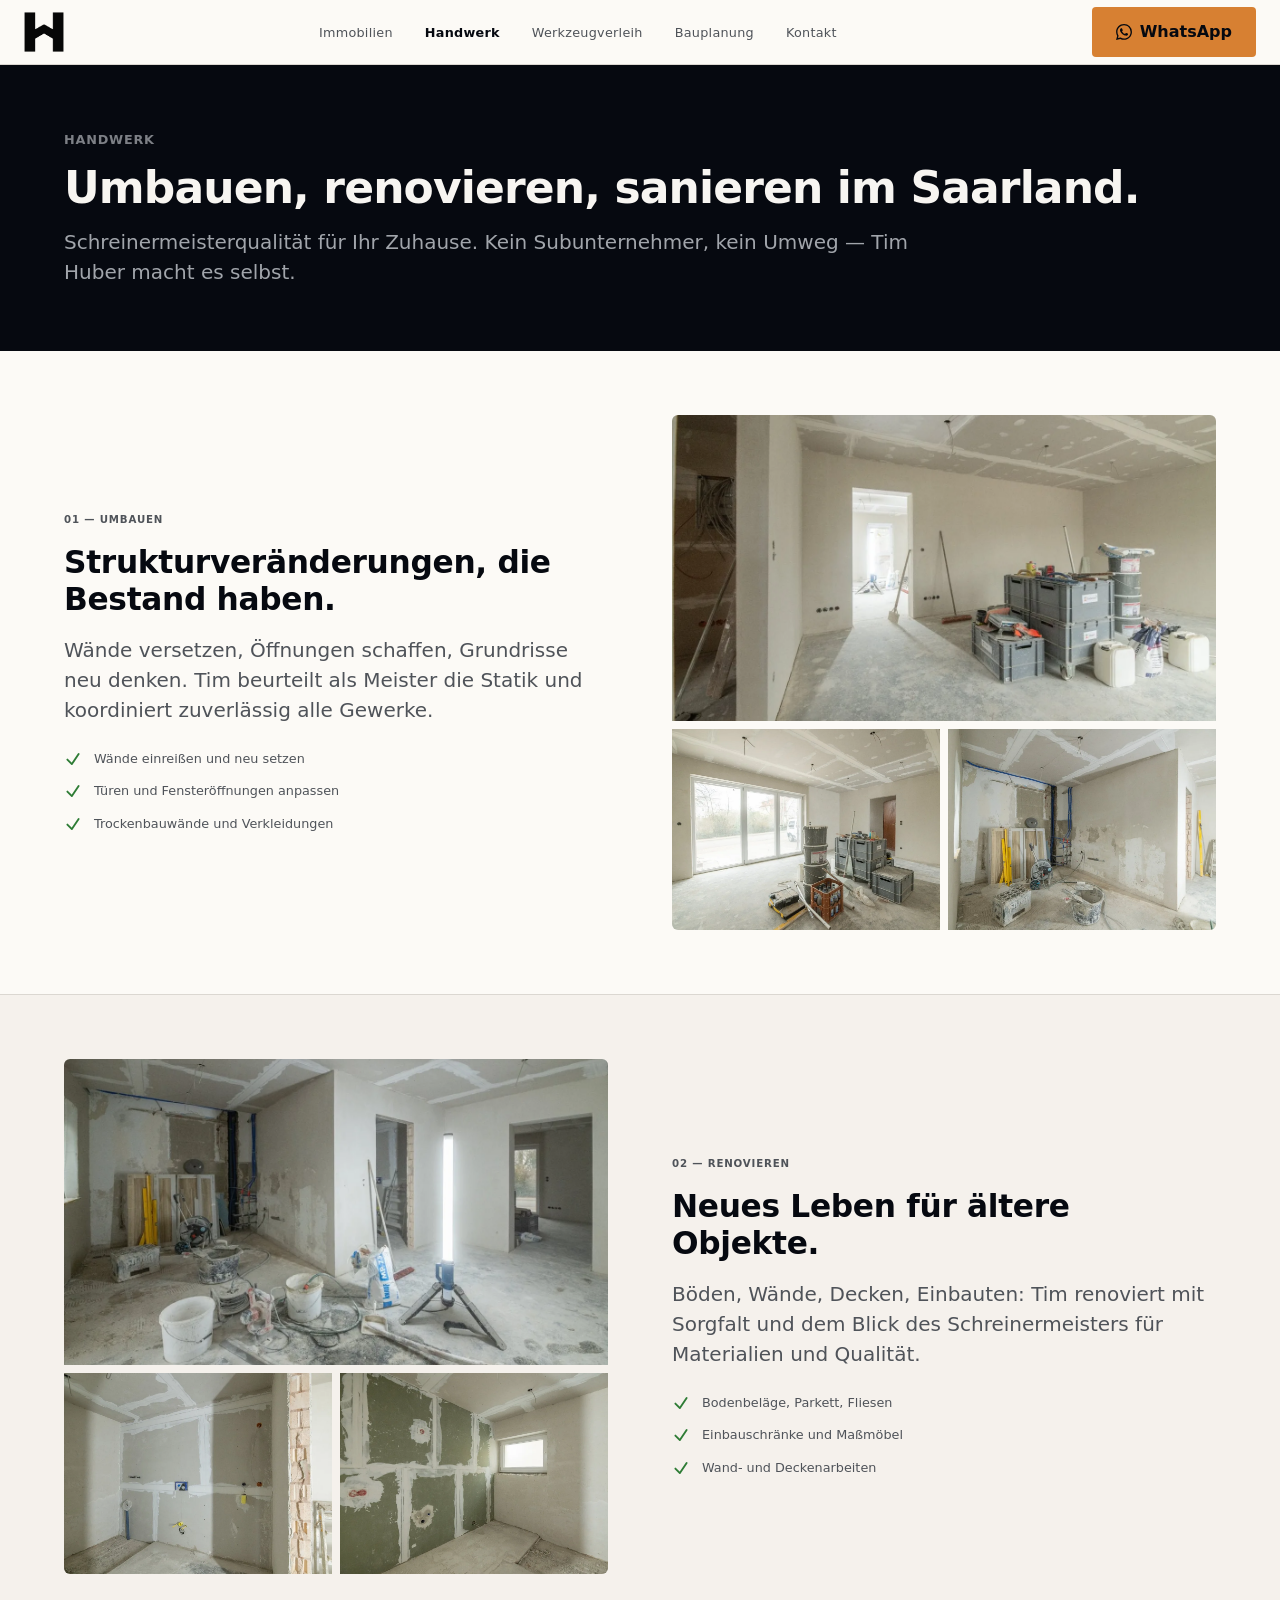
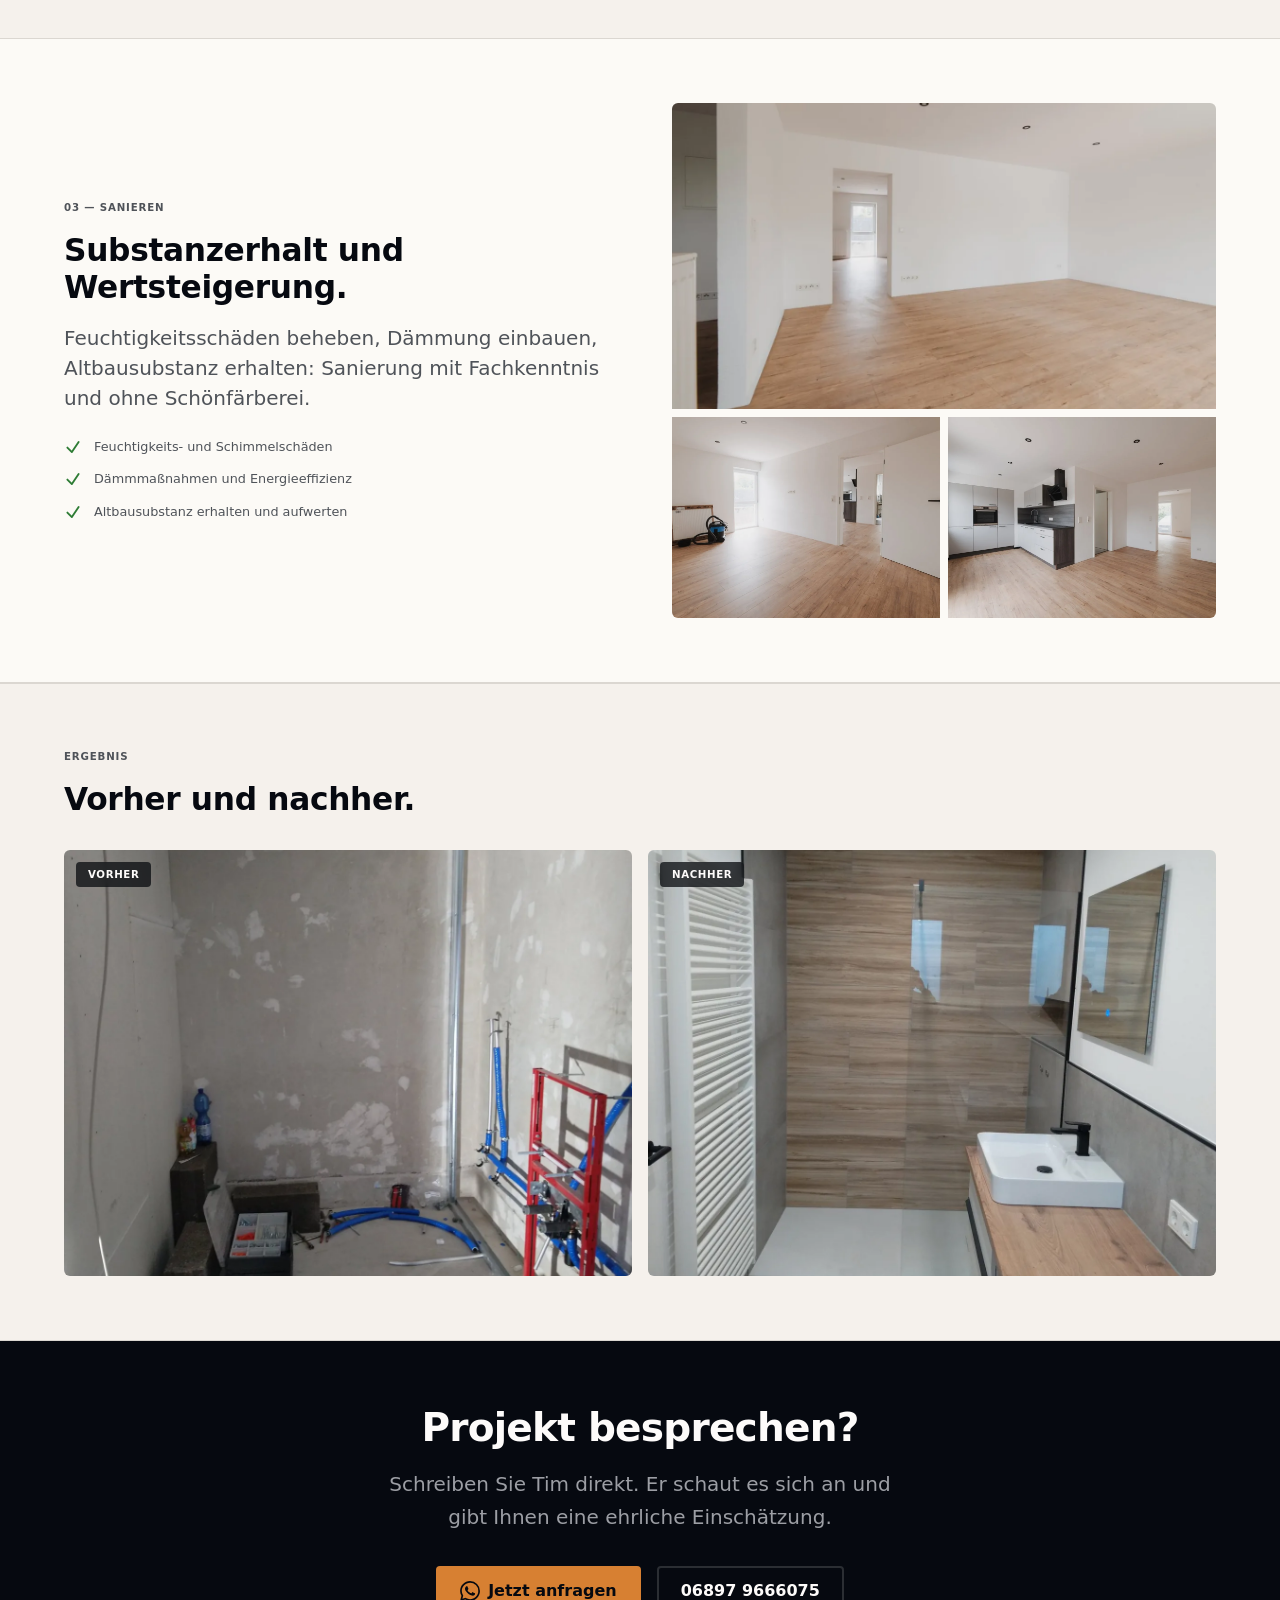
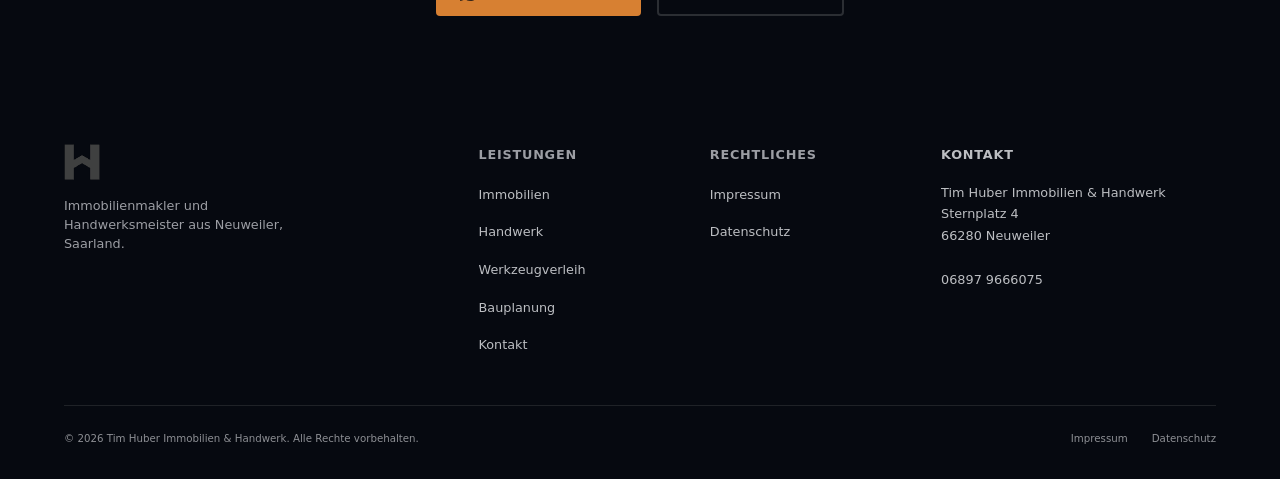
<file: handwerk.html>
<!DOCTYPE html>
<html lang="de">
<head>
  <meta charset="UTF-8">
  <link rel="icon" href="favicon.ico">
  <meta name="viewport" content="width=device-width, initial-scale=1.0">

  <meta http-equiv="Content-Security-Policy"
        content="default-src 'none'; style-src 'self' https://fonts.googleapis.com 'unsafe-inline'; font-src 'self' https://fonts.gstatic.com; img-src 'self'; script-src 'self'; connect-src 'self'; form-action 'none';">
  <meta name="referrer" content="strict-origin-when-cross-origin">

  <title>Handwerk &amp; Renovierung im Saarland – Tim Huber</title>
  <meta name="description" content="Schreinermeister Tim Huber aus Neuweiler: Umbauen, Renovieren und Sanieren im Saarland. Handwerksqualität direkt vom Meister – jetzt per WhatsApp anfragen.">
  <link rel="canonical" href="https://tchitcho119.github.io/timhuber-website/handwerk.html">

  <meta property="og:type"        content="website">
  <meta property="og:title"       content="Handwerk &amp; Renovierung im Saarland – Tim Huber">
  <meta property="og:description" content="Umbauen, renovieren und sanieren im Saarland – Schreinermeister Tim Huber aus Neuweiler.">
  <meta property="og:url"         content="https://tchitcho119.github.io/timhuber-website/handwerk.html">
  <meta property="og:image"       content="https://tchitcho119.github.io/timhuber-website/img/th-logo.webp">
  <meta property="og:locale"      content="de_DE">

  <link rel="stylesheet" href="css/tokens.css?v=2">
  <link rel="stylesheet" href="css/base.css?v=2">
  <link rel="stylesheet" href="css/components.css?v=2">
  <link rel="stylesheet" href="css/layout.css?v=2">

  <style>
    .leistung-section {
      padding-block: var(--space-16);
      border-bottom: 1px solid var(--c-border);
    }
    .leistung-section:last-of-type {
      border-bottom: none;
    }
    .leistung-inner {
      display: grid;
      gap: var(--space-12);
      align-items: center;
    }
    @media (min-width: 768px) {
      .leistung-inner {
        grid-template-columns: 1fr 1fr;
        gap: var(--space-16);
      }
      .leistung-inner.reverse {
        direction: rtl;
      }
      .leistung-inner.reverse > * {
        direction: ltr;
      }
    }
    .leistung-photos {
      display: grid;
      grid-template-columns: 1fr 1fr;
      gap: var(--space-2);
      border-radius: var(--radius-md);
      overflow: hidden;
    }
    .leistung-photos img {
      width: 100%;
      aspect-ratio: 4 / 3;
      object-fit: cover;
      display: block;
    }
    .leistung-photos img:first-child {
      grid-column: 1 / -1;
      aspect-ratio: 16 / 9;
    }
    .leistung-number {
      font-family: var(--font-heading);
      font-size: var(--text-xs);
      font-weight: 700;
      letter-spacing: 0.08em;
      text-transform: uppercase;
      color: var(--c-text-muted);
      margin-bottom: var(--space-4);
    }
    .before-after-wrap {
      background: var(--c-surface);
      border-top: 1px solid var(--c-border);
      border-bottom: 1px solid var(--c-border);
    }
    .before-after-grid {
      display: grid;
      gap: var(--space-4);
    }
    @media (min-width: 640px) {
      .before-after-grid {
        grid-template-columns: 1fr 1fr;
      }
    }
    .before-after-item {
      position: relative;
      border-radius: var(--radius-md);
      overflow: hidden;
    }
    .before-after-item img {
      width: 100%;
      aspect-ratio: 4 / 3;
      object-fit: cover;
      display: block;
    }
    .before-after-label {
      position: absolute;
      top: var(--space-3);
      left: var(--space-3);
      font-family: var(--font-heading);
      font-size: var(--text-xs);
      font-weight: 700;
      letter-spacing: 0.06em;
      text-transform: uppercase;
      color: var(--c-text-light);
      background: oklch(15% 0.008 265 / 0.75);
      padding: var(--space-1) var(--space-3);
      border-radius: var(--radius-sm);
    }
  </style>

  <script type="application/ld+json">
  {
    "@context": "https://schema.org",
    "@graph": [
      {
        "@type": ["LocalBusiness", "HomeAndConstructionBusiness"],
        "@id": "https://tchitcho119.github.io/timhuber-website/#business",
        "name": "Tim Huber Immobilien & Handwerk",
        "url": "https://tchitcho119.github.io/timhuber-website/",
        "telephone": "+4968979666075",
        "address": {
          "@type": "PostalAddress",
          "streetAddress": "Sternplatz 4",
          "addressLocality": "Neuweiler",
          "postalCode": "66280",
          "addressCountry": "DE"
        },
        "areaServed": [
          { "@type": "State", "name": "Saarland" }
        ],
        "hasCredential": {
          "@type": "EducationalOccupationalCredential",
          "credentialCategory": "Schreinermeister (IHK)"
        }
      },
      {
        "@type": "BreadcrumbList",
        "itemListElement": [
          { "@type": "ListItem", "position": 1, "name": "Startseite", "item": "https://tchitcho119.github.io/timhuber-website/" },
          { "@type": "ListItem", "position": 2, "name": "Handwerk", "item": "https://tchitcho119.github.io/timhuber-website/handwerk.html" }
        ]
      }
    ]
  }
  </script>
</head>

<body>

  <a class="skip-link" href="#main-content">Zum Inhalt springen</a>

  <nav class="nav" role="navigation" aria-label="Hauptnavigation">
    <div class="nav-inner">
      <a href="index.html" class="nav-logo" aria-label="Tim Huber Immobilien & Handwerk – Startseite">
        <img src="img/th-logo.webp" alt="TH" width="40" height="40">
      </a>
      <ul class="nav-links" role="list">
        <li><a href="immobilien.html"      class="nav-link">Immobilien</a></li>
        <li><a href="handwerk.html"        class="nav-link" aria-current="page">Handwerk</a></li>
        <li><a href="werkzeugverleih.html" class="nav-link">Werkzeugverleih</a></li>
        <li><a href="bauplanung.html"      class="nav-link">Bauplanung</a></li>
        <li><a href="kontakt.html"         class="nav-link">Kontakt</a></li>
      </ul>
      <a href="https://wa.me/4968979666075?text=Hallo%2C%20ich%20interessiere%20mich%20f%C3%BCr%20Handwerk%20und%20Renovierung."
         class="btn-primary nav-cta" target="_blank" rel="noopener noreferrer" aria-label="WhatsApp-Nachricht senden">
        <svg width="16" height="16" viewBox="0 0 24 24" fill="currentColor" aria-hidden="true" focusable="false"><path d="M17.472 14.382c-.297-.149-1.758-.867-2.03-.967-.273-.099-.471-.148-.67.15-.197.297-.767.966-.94 1.164-.173.199-.347.223-.644.075-.297-.15-1.255-.463-2.39-1.475-.883-.788-1.48-1.761-1.653-2.059-.173-.297-.018-.458.13-.606.134-.133.298-.347.446-.52.149-.174.198-.298.298-.497.099-.198.05-.371-.025-.52-.075-.149-.669-1.612-.916-2.207-.242-.579-.487-.5-.669-.51-.173-.008-.371-.01-.57-.01-.198 0-.52.074-.792.372-.272.297-1.04 1.016-1.04 2.479 0 1.462 1.065 2.875 1.213 3.074.149.198 2.096 3.2 5.077 4.487.709.306 1.262.489 1.694.625.712.227 1.36.195 1.871.118.571-.085 1.758-.719 2.006-1.413.248-.694.248-1.289.173-1.413-.074-.124-.272-.198-.57-.347m-5.421 7.403h-.004a9.87 9.87 0 01-5.031-1.378l-.361-.214-3.741.982.998-3.648-.235-.374a9.86 9.86 0 01-1.51-5.26c.001-5.45 4.436-9.884 9.888-9.884 2.64 0 5.122 1.03 6.988 2.898a9.825 9.825 0 012.893 6.994c-.003 5.45-4.437 9.884-9.885 9.884m8.413-18.297A11.815 11.815 0 0012.05 0C5.495 0 .16 5.335.157 11.892c0 2.096.547 4.142 1.588 5.945L.057 24l6.305-1.654a11.882 11.882 0 005.683 1.448h.005c6.554 0 11.89-5.335 11.893-11.893a11.821 11.821 0 00-3.48-8.413z"/></svg>
        WhatsApp
      </a>
      <button class="nav-toggle" aria-label="Menü öffnen" aria-expanded="false" aria-controls="nav-mobile">
        <span aria-hidden="true"></span>
        <span aria-hidden="true"></span>
        <span aria-hidden="true"></span>
      </button>
    </div>
    <div class="nav-overlay" id="nav-mobile" aria-label="Mobile Navigation">
      <a href="immobilien.html"      class="nav-link">Immobilien</a>
      <a href="handwerk.html"        class="nav-link" aria-current="page">Handwerk</a>
      <a href="werkzeugverleih.html" class="nav-link">Werkzeugverleih</a>
      <a href="bauplanung.html"      class="nav-link">Bauplanung</a>
      <a href="kontakt.html"         class="nav-link">Kontakt</a>
      <a href="https://wa.me/4968979666075?text=Hallo%2C%20ich%20interessiere%20mich%20f%C3%BCr%20Handwerk%20und%20Renovierung."
         class="btn-primary" target="_blank" rel="noopener noreferrer" style="margin-top:var(--space-2);align-self:flex-start;">
        <svg width="16" height="16" viewBox="0 0 24 24" fill="currentColor" aria-hidden="true" focusable="false"><path d="M17.472 14.382c-.297-.149-1.758-.867-2.03-.967-.273-.099-.471-.148-.67.15-.197.297-.767.966-.94 1.164-.173.199-.347.223-.644.075-.297-.15-1.255-.463-2.39-1.475-.883-.788-1.48-1.761-1.653-2.059-.173-.297-.018-.458.13-.606.134-.133.298-.347.446-.52.149-.174.198-.298.298-.497.099-.198.05-.371-.025-.52-.075-.149-.669-1.612-.916-2.207-.242-.579-.487-.5-.669-.51-.173-.008-.371-.01-.57-.01-.198 0-.52.074-.792.372-.272.297-1.04 1.016-1.04 2.479 0 1.462 1.065 2.875 1.213 3.074.149.198 2.096 3.2 5.077 4.487.709.306 1.262.489 1.694.625.712.227 1.36.195 1.871.118.571-.085 1.758-.719 2.006-1.413.248-.694.248-1.289.173-1.413-.074-.124-.272-.198-.57-.347m-5.421 7.403h-.004a9.87 9.87 0 01-5.031-1.378l-.361-.214-3.741.982.998-3.648-.235-.374a9.86 9.86 0 01-1.51-5.26c.001-5.45 4.436-9.884 9.888-9.884 2.64 0 5.122 1.03 6.988 2.898a9.825 9.825 0 012.893 6.994c-.003 5.45-4.437 9.884-9.885 9.884m8.413-18.297A11.815 11.815 0 0012.05 0C5.495 0 .16 5.335.157 11.892c0 2.096.547 4.142 1.588 5.945L.057 24l6.305-1.654a11.882 11.882 0 005.683 1.448h.005c6.554 0 11.89-5.335 11.893-11.893a11.821 11.821 0 00-3.48-8.413z"/></svg>
        Jetzt anfragen
      </a>
    </div>
  </nav>

  <main id="main-content">

    <header class="page-header">
      <div class="container">
        <p class="text-muted" style="font-size:var(--text-sm);font-family:var(--font-heading);font-weight:600;letter-spacing:0.06em;text-transform:uppercase;margin-bottom:var(--space-3);">Handwerk</p>
        <h1>Umbauen, renovieren, sanieren im Saarland.</h1>
        <p class="text-lead" style="margin-top:var(--space-3);">Schreinermeisterqualität für Ihr Zuhause. Kein Subunternehmer, kein Umweg — Tim Huber macht es selbst.</p>
      </div>
    </header>

    <!-- Leistungsbereich 1: Umbauen -->
    <section class="leistung-section" aria-labelledby="umbauen-heading">
      <div class="container">
        <div class="leistung-inner">
          <div>
            <p class="leistung-number">01 — Umbauen</p>
            <h2 id="umbauen-heading">Strukturveränderungen, die Bestand haben.</h2>
            <p class="text-lead" style="margin-top:var(--space-4);margin-bottom:var(--space-6);">Wände versetzen, Öffnungen schaffen, Grundrisse neu denken. Tim beurteilt als Meister die Statik und koordiniert zuverlässig alle Gewerke.</p>
            <ul style="display:flex;flex-direction:column;gap:var(--space-3);list-style:none;padding:0;margin:0;">
              <li style="display:flex;align-items:flex-start;gap:var(--space-3);font-size:var(--text-sm);color:var(--c-text-muted);">
                <svg width="18" height="18" viewBox="0 0 24 24" fill="none" stroke="oklch(52% 0.13 145)" stroke-width="2.5" stroke-linecap="round" stroke-linejoin="round" aria-hidden="true" focusable="false" style="flex-shrink:0;margin-top:1px;"><path d="M4.5 12.75l6 6 9-13.5"/></svg>
                Wände einreißen und neu setzen
              </li>
              <li style="display:flex;align-items:flex-start;gap:var(--space-3);font-size:var(--text-sm);color:var(--c-text-muted);">
                <svg width="18" height="18" viewBox="0 0 24 24" fill="none" stroke="oklch(52% 0.13 145)" stroke-width="2.5" stroke-linecap="round" stroke-linejoin="round" aria-hidden="true" focusable="false" style="flex-shrink:0;margin-top:1px;"><path d="M4.5 12.75l6 6 9-13.5"/></svg>
                Türen und Fensteröffnungen anpassen
              </li>
              <li style="display:flex;align-items:flex-start;gap:var(--space-3);font-size:var(--text-sm);color:var(--c-text-muted);">
                <svg width="18" height="18" viewBox="0 0 24 24" fill="none" stroke="oklch(52% 0.13 145)" stroke-width="2.5" stroke-linecap="round" stroke-linejoin="round" aria-hidden="true" focusable="false" style="flex-shrink:0;margin-top:1px;"><path d="M4.5 12.75l6 6 9-13.5"/></svg>
                Trockenbauwände und Verkleidungen
              </li>
            </ul>
          </div>
          <div class="leistung-photos">
            <img src="img/handwerk/processed_0325_0032.webp"
                 alt="Umbauarbeiten – Wand wird geöffnet" width="800" height="450" loading="lazy">
            <img src="img/handwerk/processed_0325_0033.webp"
                 alt="Strukturelle Umbauarbeit im Innenbereich" width="400" height="300" loading="lazy">
            <img src="img/handwerk/processed_0325_0041.webp"
                 alt="Handwerk-Detail beim Umbau" width="400" height="300" loading="lazy">
          </div>
        </div>
      </div>
    </section>

    <!-- Leistungsbereich 2: Renovieren -->
    <section class="leistung-section" style="background:var(--c-surface);" aria-labelledby="renovieren-heading">
      <div class="container">
        <div class="leistung-inner reverse">
          <div>
            <p class="leistung-number">02 — Renovieren</p>
            <h2 id="renovieren-heading">Neues Leben für ältere Objekte.</h2>
            <p class="text-lead" style="margin-top:var(--space-4);margin-bottom:var(--space-6);">Böden, Wände, Decken, Einbauten: Tim renoviert mit Sorgfalt und dem Blick des Schreinermeisters für Materialien und Qualität.</p>
            <ul style="display:flex;flex-direction:column;gap:var(--space-3);list-style:none;padding:0;margin:0;">
              <li style="display:flex;align-items:flex-start;gap:var(--space-3);font-size:var(--text-sm);color:var(--c-text-muted);">
                <svg width="18" height="18" viewBox="0 0 24 24" fill="none" stroke="oklch(52% 0.13 145)" stroke-width="2.5" stroke-linecap="round" stroke-linejoin="round" aria-hidden="true" focusable="false" style="flex-shrink:0;margin-top:1px;"><path d="M4.5 12.75l6 6 9-13.5"/></svg>
                Bodenbeläge, Parkett, Fliesen
              </li>
              <li style="display:flex;align-items:flex-start;gap:var(--space-3);font-size:var(--text-sm);color:var(--c-text-muted);">
                <svg width="18" height="18" viewBox="0 0 24 24" fill="none" stroke="oklch(52% 0.13 145)" stroke-width="2.5" stroke-linecap="round" stroke-linejoin="round" aria-hidden="true" focusable="false" style="flex-shrink:0;margin-top:1px;"><path d="M4.5 12.75l6 6 9-13.5"/></svg>
                Einbauschränke und Maßmöbel
              </li>
              <li style="display:flex;align-items:flex-start;gap:var(--space-3);font-size:var(--text-sm);color:var(--c-text-muted);">
                <svg width="18" height="18" viewBox="0 0 24 24" fill="none" stroke="oklch(52% 0.13 145)" stroke-width="2.5" stroke-linecap="round" stroke-linejoin="round" aria-hidden="true" focusable="false" style="flex-shrink:0;margin-top:1px;"><path d="M4.5 12.75l6 6 9-13.5"/></svg>
                Wand- und Deckenarbeiten
              </li>
            </ul>
          </div>
          <div class="leistung-photos">
            <img src="img/handwerk/processed_0325_0037.webp"
                 alt="Renovierungsarbeit – Bodenbelag verlegen" width="800" height="450" loading="lazy">
            <img src="img/handwerk/processed_0325_0038.webp"
                 alt="Renovierter Innenraum nach Fertigstellung" width="400" height="300" loading="lazy">
            <img src="img/handwerk/processed_0325_0040.webp"
                 alt="Handwerksdetail bei der Renovierung" width="400" height="300" loading="lazy">
          </div>
        </div>
      </div>
    </section>

    <!-- Leistungsbereich 3: Sanieren -->
    <section class="leistung-section" aria-labelledby="sanieren-heading">
      <div class="container">
        <div class="leistung-inner">
          <div>
            <p class="leistung-number">03 — Sanieren</p>
            <h2 id="sanieren-heading">Substanzerhalt und Wertsteigerung.</h2>
            <p class="text-lead" style="margin-top:var(--space-4);margin-bottom:var(--space-6);">Feuchtigkeitsschäden beheben, Dämmung einbauen, Altbausubstanz erhalten: Sanierung mit Fachkenntnis und ohne Schönfärberei.</p>
            <ul style="display:flex;flex-direction:column;gap:var(--space-3);list-style:none;padding:0;margin:0;">
              <li style="display:flex;align-items:flex-start;gap:var(--space-3);font-size:var(--text-sm);color:var(--c-text-muted);">
                <svg width="18" height="18" viewBox="0 0 24 24" fill="none" stroke="oklch(52% 0.13 145)" stroke-width="2.5" stroke-linecap="round" stroke-linejoin="round" aria-hidden="true" focusable="false" style="flex-shrink:0;margin-top:1px;"><path d="M4.5 12.75l6 6 9-13.5"/></svg>
                Feuchtigkeits- und Schimmelschäden
              </li>
              <li style="display:flex;align-items:flex-start;gap:var(--space-3);font-size:var(--text-sm);color:var(--c-text-muted);">
                <svg width="18" height="18" viewBox="0 0 24 24" fill="none" stroke="oklch(52% 0.13 145)" stroke-width="2.5" stroke-linecap="round" stroke-linejoin="round" aria-hidden="true" focusable="false" style="flex-shrink:0;margin-top:1px;"><path d="M4.5 12.75l6 6 9-13.5"/></svg>
                Dämmmaßnahmen und Energieeffizienz
              </li>
              <li style="display:flex;align-items:flex-start;gap:var(--space-3);font-size:var(--text-sm);color:var(--c-text-muted);">
                <svg width="18" height="18" viewBox="0 0 24 24" fill="none" stroke="oklch(52% 0.13 145)" stroke-width="2.5" stroke-linecap="round" stroke-linejoin="round" aria-hidden="true" focusable="false" style="flex-shrink:0;margin-top:1px;"><path d="M4.5 12.75l6 6 9-13.5"/></svg>
                Altbausubstanz erhalten und aufwerten
              </li>
            </ul>
          </div>
          <div class="leistung-photos">
            <img src="img/handwerk/processed_0525_0001.webp"
                 alt="Sanierungsarbeiten im Innenbereich" width="800" height="450" loading="lazy">
            <img src="img/handwerk/processed_0525_0002.webp"
                 alt="Finish-Arbeiten bei der Sanierung" width="400" height="300" loading="lazy">
            <img src="img/handwerk/processed_0525_0005.webp"
                 alt="Sanierungsdetail nach Fertigstellung" width="400" height="300" loading="lazy">
          </div>
        </div>
      </div>
    </section>

    <!-- Vorher-Nachher -->
    <section class="before-after-wrap section-md" aria-labelledby="vorher-nachher-heading">
      <div class="container">
        <p style="font-family:var(--font-heading);font-size:var(--text-xs);font-weight:700;letter-spacing:0.08em;text-transform:uppercase;color:var(--c-text-muted);margin-bottom:var(--space-4);">Ergebnis</p>
        <h2 id="vorher-nachher-heading" style="margin-bottom:var(--space-8);">Vorher und nachher.</h2>
        <div class="before-after-grid">
          <div class="before-after-item">
            <img src="img/handwerk/Vorher1.webp"
                 alt="Raum vor der Renovierung – Rohzustand" width="600" height="450" loading="lazy">
            <span class="before-after-label">Vorher</span>
          </div>
          <div class="before-after-item">
            <img src="img/handwerk/Nachher1.webp"
                 alt="Fertiggestellter Raum nach der Renovierung durch Tim Huber" width="600" height="450" loading="lazy">
            <span class="before-after-label">Nachher</span>
          </div>
        </div>
      </div>
    </section>

    <!-- CTA -->
    <section class="cta-section" aria-labelledby="cta-heading">
      <div class="container">
        <h2 id="cta-heading">Projekt besprechen?</h2>
        <p>Schreiben Sie Tim direkt. Er schaut es sich an und gibt Ihnen eine ehrliche Einschätzung.</p>
        <div class="hero-actions" style="justify-content:center;margin-top:var(--space-8);">
          <a href="https://wa.me/4968979666075?text=Hallo%2C%20ich%20interessiere%20mich%20f%C3%BCr%20Handwerk%20und%20Renovierung."
             class="btn-primary" target="_blank" rel="noopener noreferrer">
            <svg width="20" height="20" viewBox="0 0 24 24" fill="currentColor" aria-hidden="true" focusable="false"><path d="M17.472 14.382c-.297-.149-1.758-.867-2.03-.967-.273-.099-.471-.148-.67.15-.197.297-.767.966-.94 1.164-.173.199-.347.223-.644.075-.297-.15-1.255-.463-2.39-1.475-.883-.788-1.48-1.761-1.653-2.059-.173-.297-.018-.458.13-.606.134-.133.298-.347.446-.52.149-.174.198-.298.298-.497.099-.198.05-.371-.025-.52-.075-.149-.669-1.612-.916-2.207-.242-.579-.487-.5-.669-.51-.173-.008-.371-.01-.57-.01-.198 0-.52.074-.792.372-.272.297-1.04 1.016-1.04 2.479 0 1.462 1.065 2.875 1.213 3.074.149.198 2.096 3.2 5.077 4.487.709.306 1.262.489 1.694.625.712.227 1.36.195 1.871.118.571-.085 1.758-.719 2.006-1.413.248-.694.248-1.289.173-1.413-.074-.124-.272-.198-.57-.347m-5.421 7.403h-.004a9.87 9.87 0 01-5.031-1.378l-.361-.214-3.741.982.998-3.648-.235-.374a9.86 9.86 0 01-1.51-5.26c.001-5.45 4.436-9.884 9.888-9.884 2.64 0 5.122 1.03 6.988 2.898a9.825 9.825 0 012.893 6.994c-.003 5.45-4.437 9.884-9.885 9.884m8.413-18.297A11.815 11.815 0 0012.05 0C5.495 0 .16 5.335.157 11.892c0 2.096.547 4.142 1.588 5.945L.057 24l6.305-1.654a11.882 11.882 0 005.683 1.448h.005c6.554 0 11.89-5.335 11.893-11.893a11.821 11.821 0 00-3.48-8.413z"/></svg>
            Jetzt anfragen
          </a>
          <a href="tel:+4968979666075" class="btn-secondary" style="color:var(--c-text-light);border-color:oklch(30% 0.010 265);">06897 9666075</a>
        </div>
      </div>
    </section>

  </main>

  <footer class="footer" role="contentinfo">
    <div class="footer-inner">
      <div class="footer-grid">
        <div class="footer-brand">
          <img src="img/th-logo.webp" alt="Tim Huber Immobilien & Handwerk" width="40" height="40">
          <p class="footer-tagline">Immobilienmakler und Handwerksmeister aus Neuweiler, Saarland.</p>
        </div>
        <nav aria-label="Leistungen">
          <p class="footer-heading">Leistungen</p>
          <ul class="footer-links" role="list">
            <li><a href="immobilien.html"      class="footer-link">Immobilien</a></li>
            <li><a href="handwerk.html"         class="footer-link">Handwerk</a></li>
            <li><a href="werkzeugverleih.html"  class="footer-link">Werkzeugverleih</a></li>
            <li><a href="bauplanung.html"        class="footer-link">Bauplanung</a></li>
            <li><a href="kontakt.html"           class="footer-link">Kontakt</a></li>
          </ul>
        </nav>
        <nav aria-label="Rechtliches">
          <p class="footer-heading">Rechtliches</p>
          <ul class="footer-links" role="list">
            <li><a href="impressum.html"   class="footer-link">Impressum</a></li>
            <li><a href="datenschutz.html" class="footer-link">Datenschutz</a></li>
          </ul>
        </nav>
        <address class="footer-contact" style="font-style:normal;">
          <p class="footer-heading">Kontakt</p>
          <p>Tim Huber Immobilien &amp; Handwerk<br>Sternplatz 4<br>66280 Neuweiler<br><br><a href="tel:+4968979666075">06897 9666075</a></p>
        </address>
      </div>
      <div class="footer-bottom">
        <p class="footer-copy">&copy; 2026 Tim Huber Immobilien &amp; Handwerk. Alle Rechte vorbehalten.</p>
        <nav class="footer-legal" aria-label="Rechtliche Links">
          <a href="impressum.html"   class="footer-link">Impressum</a>
          <a href="datenschutz.html" class="footer-link">Datenschutz</a>
        </nav>
      </div>
    </div>
  </footer>

  <a href="https://wa.me/4968979666075?text=Hallo%2C%20ich%20interessiere%20mich%20f%C3%BCr%20Handwerk%20und%20Renovierung."
     class="whatsapp-sticky" target="_blank" rel="noopener noreferrer"
     aria-label="WhatsApp-Nachricht an Tim Huber senden">
    <svg viewBox="0 0 24 24" aria-hidden="true" focusable="false"><path d="M17.472 14.382c-.297-.149-1.758-.867-2.03-.967-.273-.099-.471-.148-.67.15-.197.297-.767.966-.94 1.164-.173.199-.347.223-.644.075-.297-.15-1.255-.463-2.39-1.475-.883-.788-1.48-1.761-1.653-2.059-.173-.297-.018-.458.13-.606.134-.133.298-.347.446-.52.149-.174.198-.298.298-.497.099-.198.05-.371-.025-.52-.075-.149-.669-1.612-.916-2.207-.242-.579-.487-.5-.669-.51-.173-.008-.371-.01-.57-.01-.198 0-.52.074-.792.372-.272.297-1.04 1.016-1.04 2.479 0 1.462 1.065 2.875 1.213 3.074.149.198 2.096 3.2 5.077 4.487.709.306 1.262.489 1.694.625.712.227 1.36.195 1.871.118.571-.085 1.758-.719 2.006-1.413.248-.694.248-1.289.173-1.413-.074-.124-.272-.198-.57-.347m-5.421 7.403h-.004a9.87 9.87 0 01-5.031-1.378l-.361-.214-3.741.982.998-3.648-.235-.374a9.86 9.86 0 01-1.51-5.26c.001-5.45 4.436-9.884 9.888-9.884 2.64 0 5.122 1.03 6.988 2.898a9.825 9.825 0 012.893 6.994c-.003 5.45-4.437 9.884-9.885 9.884m8.413-18.297A11.815 11.815 0 0012.05 0C5.495 0 .16 5.335.157 11.892c0 2.096.547 4.142 1.588 5.945L.057 24l6.305-1.654a11.882 11.882 0 005.683 1.448h.005c6.554 0 11.89-5.335 11.893-11.893a11.821 11.821 0 00-3.48-8.413z"/></svg>
  </a>

  <script src="js/nav.js" defer></script>
</body>
</html>
</file>
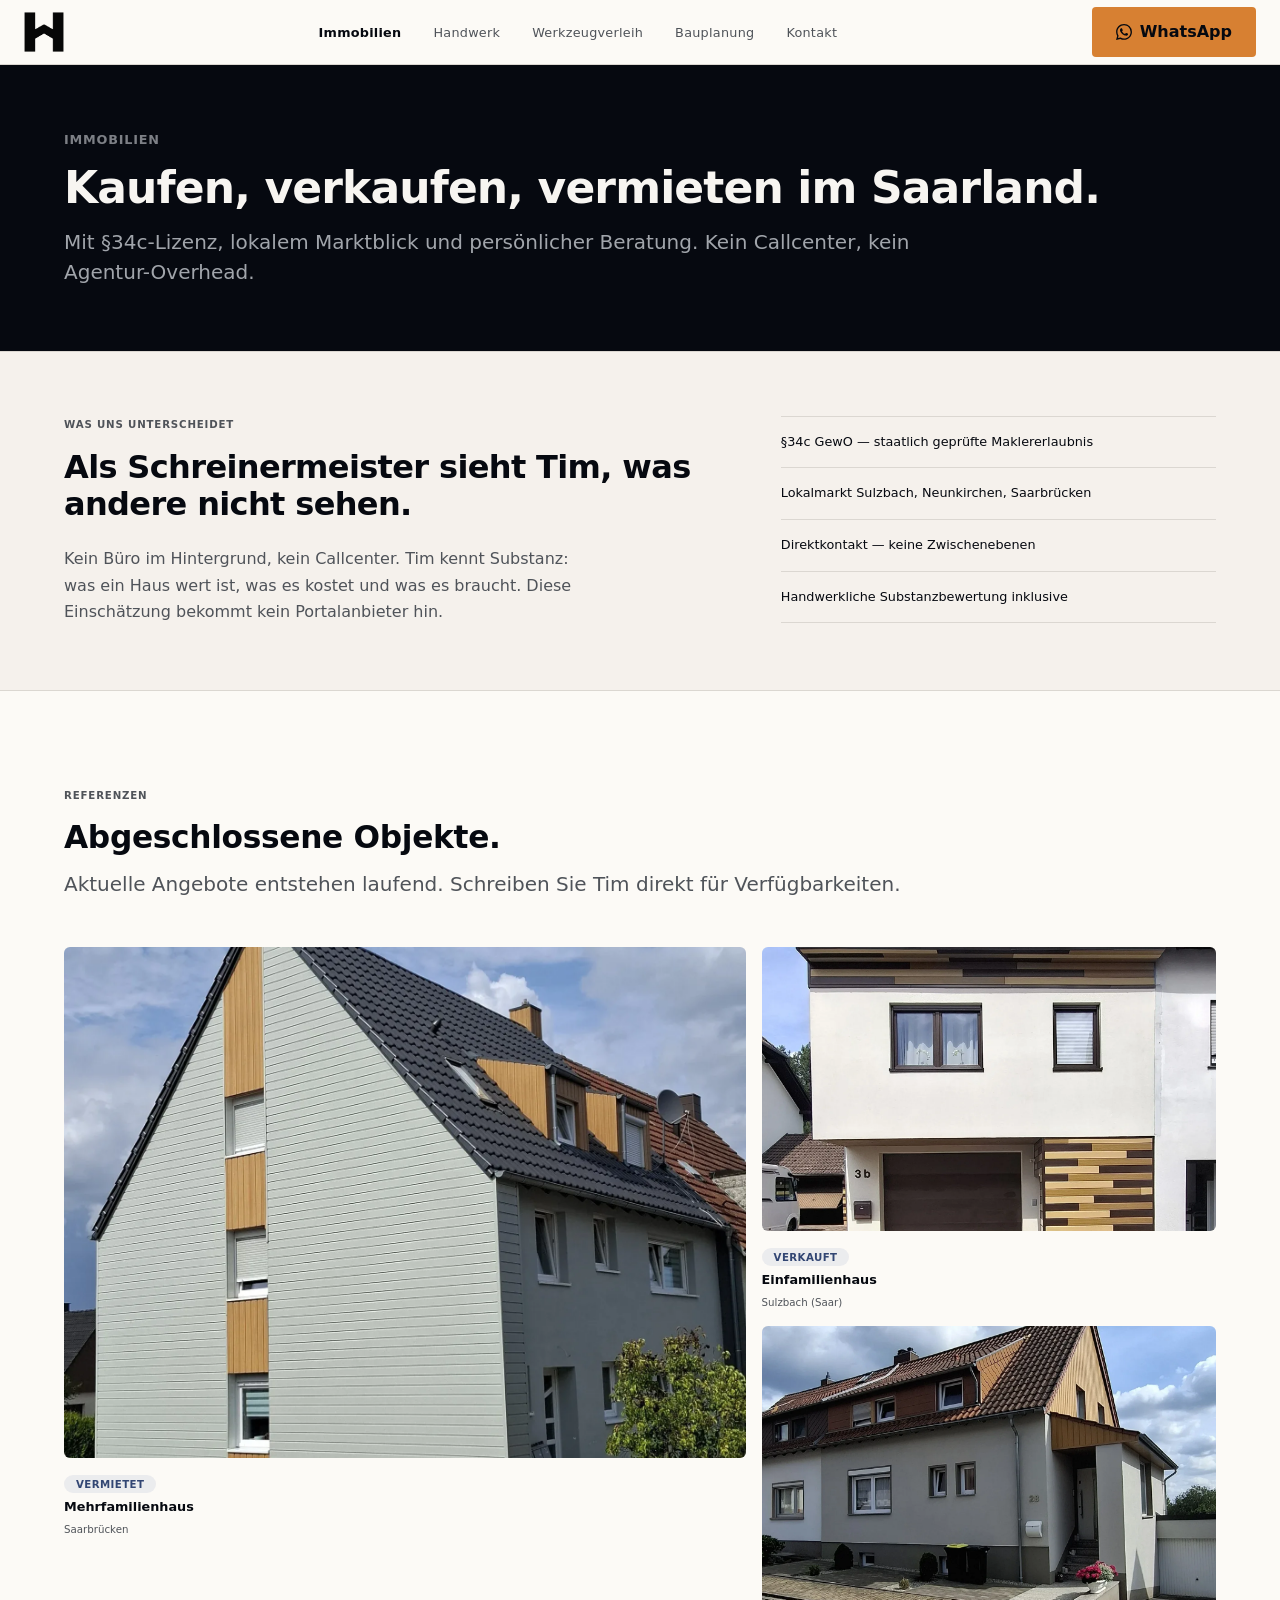
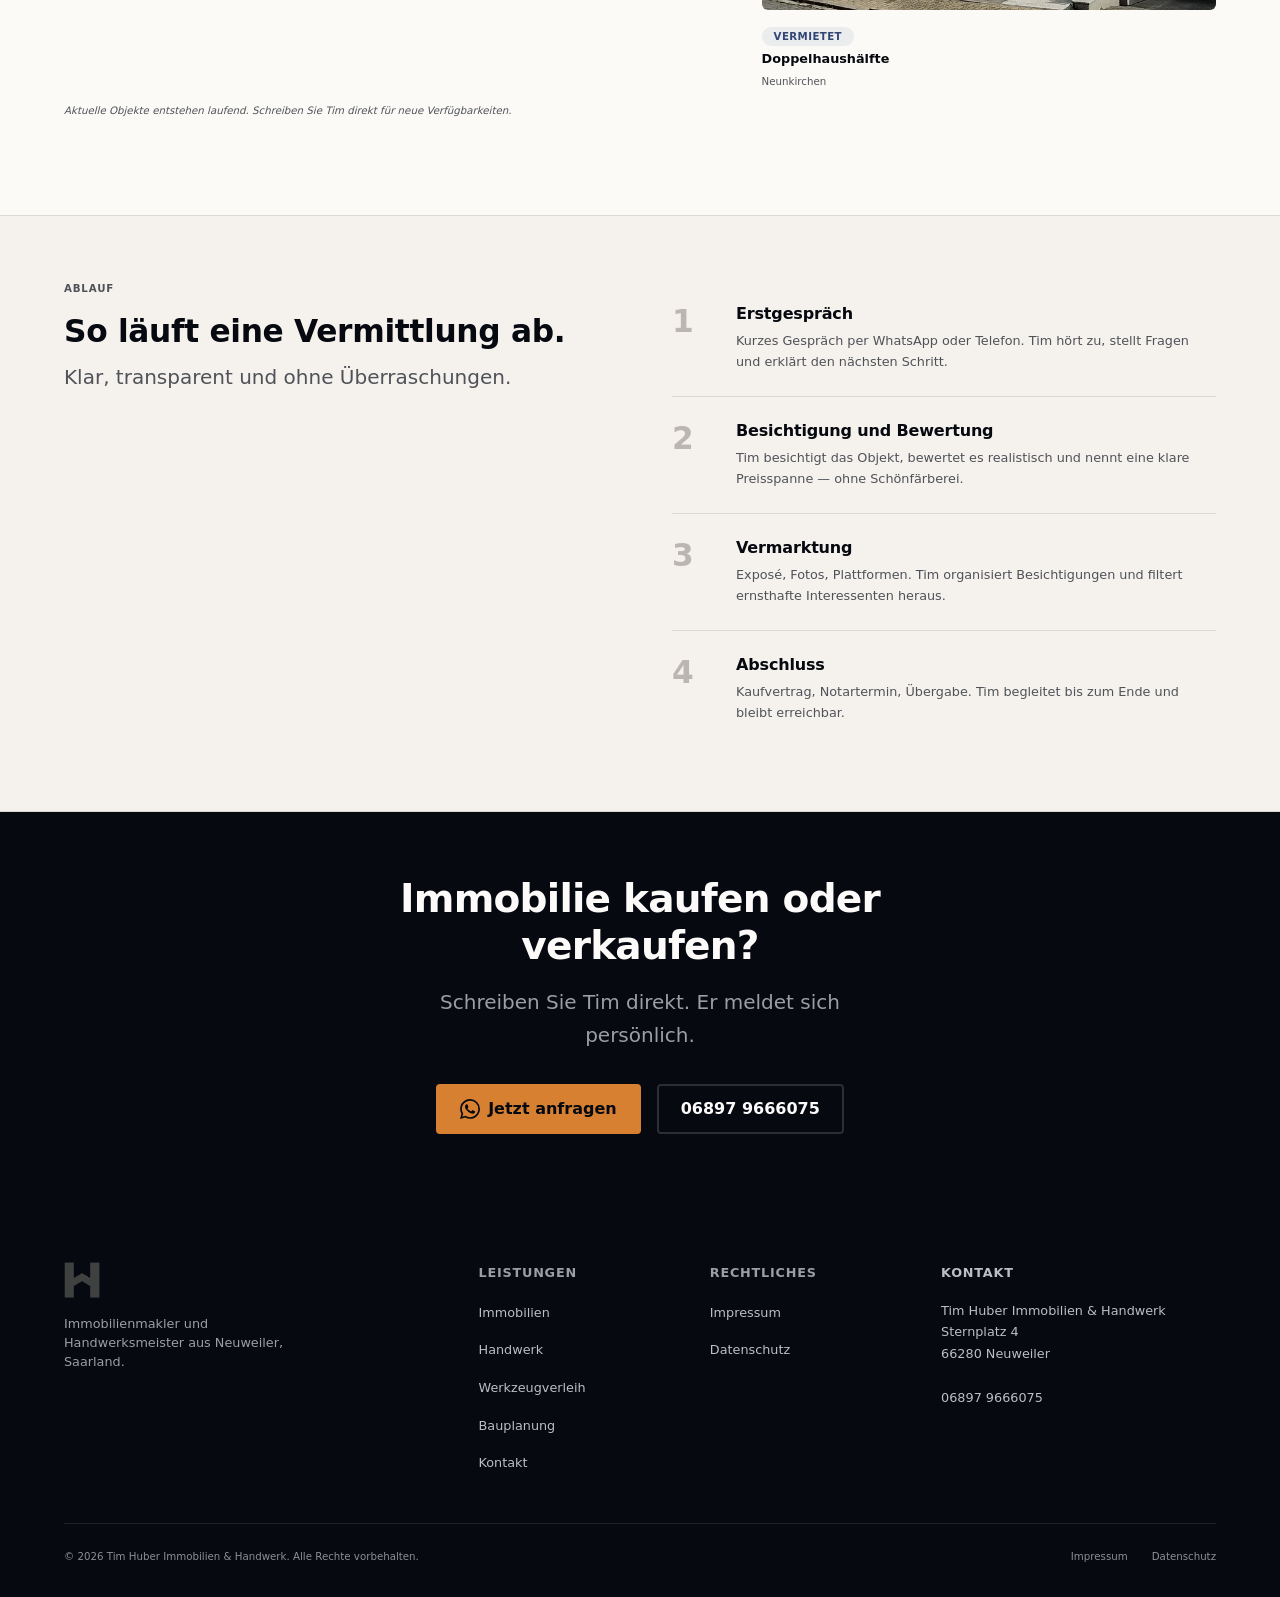
<file: immobilien.html>
<!DOCTYPE html>
<html lang="de">
<head>
  <meta charset="UTF-8">
  <link rel="icon" href="favicon.ico">
  <meta name="viewport" content="width=device-width, initial-scale=1.0">

  <meta http-equiv="Content-Security-Policy"
        content="default-src 'none'; style-src 'self' https://fonts.googleapis.com 'unsafe-inline'; font-src 'self' https://fonts.gstatic.com; img-src 'self'; script-src 'self'; connect-src 'self'; form-action 'none';">
  <meta name="referrer" content="strict-origin-when-cross-origin">

  <title>Immobilien kaufen &amp; verkaufen im Saarland – Tim Huber</title>
  <meta name="description" content="Immobilienmakler im Saarland: Ankauf, Verkauf und Vermittlung mit §34c-Lizenz. Persönliche Beratung ohne Agentur-Umwege. Jetzt per WhatsApp anfragen.">
  <link rel="canonical" href="https://tchitcho119.github.io/timhuber-website/immobilien.html">

  <meta property="og:type"        content="website">
  <meta property="og:title"       content="Immobilien im Saarland – Tim Huber Makler">
  <meta property="og:description" content="Ankauf, Verkauf und Vermittlung im Saarland. §34c-lizenziert, persönlich, ohne Umwege.">
  <meta property="og:url"         content="https://tchitcho119.github.io/timhuber-website/immobilien.html">
  <meta property="og:image"       content="https://tchitcho119.github.io/timhuber-website/img/th-logo.webp">
  <meta property="og:locale"      content="de_DE">

  <link rel="stylesheet" href="css/tokens.css?v=2">
  <link rel="stylesheet" href="css/base.css?v=2">
  <link rel="stylesheet" href="css/components.css?v=2">
  <link rel="stylesheet" href="css/layout.css?v=2">

  <style>
    .ref-mosaic {
      display: grid;
      grid-template-columns: 1fr;
      gap: var(--space-4);
      margin-bottom: var(--space-3);
    }
    @media (min-width: 768px) {
      .ref-mosaic {
        grid-template-columns: 3fr 2fr;
        align-items: start;
      }
    }
    .ref-item {
      margin: 0;
    }
    .ref-item img {
      width: 100%;
      height: auto;
      display: block;
      border-radius: var(--radius-md);
      object-fit: cover;
      aspect-ratio: 4 / 3;
    }
    .ref-item--featured img {
      aspect-ratio: 4 / 3;
    }
    .ref-stack {
      display: flex;
      flex-direction: column;
      gap: var(--space-4);
    }
    .ref-stack .ref-item img {
      aspect-ratio: 16 / 10;
    }
    .ref-caption {
      padding-top: var(--space-3);
    }
    .ref-caption-title {
      font-size: var(--text-sm);
      font-weight: 600;
      color: var(--c-text);
      margin: 0 0 var(--space-1) 0;
    }
    .ref-caption-loc {
      font-size: var(--text-xs);
      color: var(--c-text-muted);
      margin: 0;
    }
    .ref-note {
      font-size: var(--text-xs);
      color: var(--c-text-muted);
      margin-top: var(--space-3);
      font-style: italic;
    }
    .differentiator-section {
      background: var(--c-surface);
      border-top: 1px solid var(--c-border);
      border-bottom: 1px solid var(--c-border);
      padding-block: var(--space-16);
    }
    .differentiator-inner {
      display: grid;
      grid-template-columns: 1fr;
      gap: var(--space-8);
    }
    @media (min-width: 768px) {
      .differentiator-inner {
        grid-template-columns: 3fr 2fr;
        gap: var(--space-16);
        align-items: start;
      }
    }
    .differentiator-eyebrow {
      font-family: var(--font-heading);
      font-size: var(--text-xs);
      font-weight: 700;
      letter-spacing: 0.08em;
      text-transform: uppercase;
      color: var(--c-text-muted);
      margin-bottom: var(--space-4);
    }
    .differentiator-heading {
      font-family: var(--font-heading);
      font-size: clamp(1.4rem, 3vw, 2rem);
      font-weight: 800;
      color: var(--c-text);
      line-height: 1.15;
      letter-spacing: -0.02em;
      margin-bottom: var(--space-6);
    }
    .differentiator-body {
      font-size: var(--text-base);
      color: var(--c-text-muted);
      line-height: 1.65;
      max-width: 52ch;
    }
    .differentiator-facts {
      list-style: none;
      padding: 0;
      margin: 0;
      display: flex;
      flex-direction: column;
    }
    .differentiator-facts li {
      font-size: var(--text-sm);
      color: var(--c-text);
      padding-block: var(--space-4);
      border-bottom: 1px solid var(--c-border);
      line-height: 1.45;
    }
    .differentiator-facts li:first-child {
      border-top: 1px solid var(--c-border);
    }
    .process-steps {
      counter-reset: step;
      display: flex;
      flex-direction: column;
      gap: 0;
    }
    .process-step {
      display: grid;
      grid-template-columns: 40px 1fr;
      gap: var(--space-6);
      padding-block: var(--space-6);
      border-bottom: 1px solid var(--c-border);
      counter-increment: step;
    }
    .process-step:last-child { border-bottom: none; }
    .process-step-num {
      font-family: var(--font-heading);
      font-size: var(--text-xl);
      font-weight: 800;
      color: var(--c-border-dark);
      letter-spacing: -0.03em;
      line-height: 1;
      padding-top: 2px;
    }
    .process-step-title {
      font-family: var(--font-heading);
      font-size: var(--text-base);
      font-weight: 700;
      color: var(--c-text);
      margin-bottom: var(--space-2);
    }
    .process-step-desc {
      font-size: var(--text-sm);
      color: var(--c-text-muted);
      line-height: 1.6;
    }
  </style>

  <script type="application/ld+json">
  {
    "@context": "https://schema.org",
    "@graph": [
      {
        "@type": "RealEstateAgent",
        "@id": "https://tchitcho119.github.io/timhuber-website/#business",
        "name": "Tim Huber Immobilien & Handwerk",
        "url": "https://tchitcho119.github.io/timhuber-website/",
        "telephone": "+4968979666075",
        "address": {
          "@type": "PostalAddress",
          "streetAddress": "Sternplatz 4",
          "addressLocality": "Neuweiler",
          "postalCode": "66280",
          "addressCountry": "DE"
        },
        "areaServed": [
          { "@type": "City",  "name": "Sulzbach (Saar)" },
          { "@type": "City",  "name": "Neunkirchen" },
          { "@type": "State", "name": "Saarland" }
        ],
        "hasCredential": {
          "@type": "EducationalOccupationalCredential",
          "credentialCategory": "Erlaubnis nach §34c GewO"
        }
      },
      {
        "@type": "BreadcrumbList",
        "itemListElement": [
          { "@type": "ListItem", "position": 1, "name": "Startseite", "item": "https://tchitcho119.github.io/timhuber-website/" },
          { "@type": "ListItem", "position": 2, "name": "Immobilien", "item": "https://tchitcho119.github.io/timhuber-website/immobilien.html" }
        ]
      }
    ]
  }
  </script>
</head>

<body>

  <a class="skip-link" href="#main-content">Zum Inhalt springen</a>

  <nav class="nav" role="navigation" aria-label="Hauptnavigation">
    <div class="nav-inner">
      <a href="index.html" class="nav-logo" aria-label="Tim Huber Immobilien & Handwerk – Startseite">
        <img src="img/th-logo.webp" alt="TH" width="40" height="40">
      </a>
      <ul class="nav-links" role="list">
        <li><a href="immobilien.html"      class="nav-link" aria-current="page">Immobilien</a></li>
        <li><a href="handwerk.html"        class="nav-link">Handwerk</a></li>
        <li><a href="werkzeugverleih.html" class="nav-link">Werkzeugverleih</a></li>
        <li><a href="bauplanung.html"      class="nav-link">Bauplanung</a></li>
        <li><a href="kontakt.html"         class="nav-link">Kontakt</a></li>
      </ul>
      <a href="https://wa.me/4968979666075?text=Hallo%2C%20ich%20interessiere%20mich%20f%C3%BCr%20eine%20Immobilie."
         class="btn-primary nav-cta" target="_blank" rel="noopener noreferrer" aria-label="WhatsApp-Nachricht senden">
        <svg width="16" height="16" viewBox="0 0 24 24" fill="currentColor" aria-hidden="true" focusable="false"><path d="M17.472 14.382c-.297-.149-1.758-.867-2.03-.967-.273-.099-.471-.148-.67.15-.197.297-.767.966-.94 1.164-.173.199-.347.223-.644.075-.297-.15-1.255-.463-2.39-1.475-.883-.788-1.48-1.761-1.653-2.059-.173-.297-.018-.458.13-.606.134-.133.298-.347.446-.52.149-.174.198-.298.298-.497.099-.198.05-.371-.025-.52-.075-.149-.669-1.612-.916-2.207-.242-.579-.487-.5-.669-.51-.173-.008-.371-.01-.57-.01-.198 0-.52.074-.792.372-.272.297-1.04 1.016-1.04 2.479 0 1.462 1.065 2.875 1.213 3.074.149.198 2.096 3.2 5.077 4.487.709.306 1.262.489 1.694.625.712.227 1.36.195 1.871.118.571-.085 1.758-.719 2.006-1.413.248-.694.248-1.289.173-1.413-.074-.124-.272-.198-.57-.347m-5.421 7.403h-.004a9.87 9.87 0 01-5.031-1.378l-.361-.214-3.741.982.998-3.648-.235-.374a9.86 9.86 0 01-1.51-5.26c.001-5.45 4.436-9.884 9.888-9.884 2.64 0 5.122 1.03 6.988 2.898a9.825 9.825 0 012.893 6.994c-.003 5.45-4.437 9.884-9.885 9.884m8.413-18.297A11.815 11.815 0 0012.05 0C5.495 0 .16 5.335.157 11.892c0 2.096.547 4.142 1.588 5.945L.057 24l6.305-1.654a11.882 11.882 0 005.683 1.448h.005c6.554 0 11.89-5.335 11.893-11.893a11.821 11.821 0 00-3.48-8.413z"/></svg>
        WhatsApp
      </a>
      <button class="nav-toggle" aria-label="Menü öffnen" aria-expanded="false" aria-controls="nav-mobile">
        <span aria-hidden="true"></span>
        <span aria-hidden="true"></span>
        <span aria-hidden="true"></span>
      </button>
    </div>
    <div class="nav-overlay" id="nav-mobile" aria-label="Mobile Navigation">
      <a href="immobilien.html"      class="nav-link" aria-current="page">Immobilien</a>
      <a href="handwerk.html"        class="nav-link">Handwerk</a>
      <a href="werkzeugverleih.html" class="nav-link">Werkzeugverleih</a>
      <a href="bauplanung.html"      class="nav-link">Bauplanung</a>
      <a href="kontakt.html"         class="nav-link">Kontakt</a>
      <a href="https://wa.me/4968979666075?text=Hallo%2C%20ich%20interessiere%20mich%20f%C3%BCr%20eine%20Immobilie."
         class="btn-primary" target="_blank" rel="noopener noreferrer" style="margin-top:var(--space-2);align-self:flex-start;">
        <svg width="16" height="16" viewBox="0 0 24 24" fill="currentColor" aria-hidden="true" focusable="false"><path d="M17.472 14.382c-.297-.149-1.758-.867-2.03-.967-.273-.099-.471-.148-.67.15-.197.297-.767.966-.94 1.164-.173.199-.347.223-.644.075-.297-.15-1.255-.463-2.39-1.475-.883-.788-1.48-1.761-1.653-2.059-.173-.297-.018-.458.13-.606.134-.133.298-.347.446-.52.149-.174.198-.298.298-.497.099-.198.05-.371-.025-.52-.075-.149-.669-1.612-.916-2.207-.242-.579-.487-.5-.669-.51-.173-.008-.371-.01-.57-.01-.198 0-.52.074-.792.372-.272.297-1.04 1.016-1.04 2.479 0 1.462 1.065 2.875 1.213 3.074.149.198 2.096 3.2 5.077 4.487.709.306 1.262.489 1.694.625.712.227 1.36.195 1.871.118.571-.085 1.758-.719 2.006-1.413.248-.694.248-1.289.173-1.413-.074-.124-.272-.198-.57-.347m-5.421 7.403h-.004a9.87 9.87 0 01-5.031-1.378l-.361-.214-3.741.982.998-3.648-.235-.374a9.86 9.86 0 01-1.51-5.26c.001-5.45 4.436-9.884 9.888-9.884 2.64 0 5.122 1.03 6.988 2.898a9.825 9.825 0 012.893 6.994c-.003 5.45-4.437 9.884-9.885 9.884m8.413-18.297A11.815 11.815 0 0012.05 0C5.495 0 .16 5.335.157 11.892c0 2.096.547 4.142 1.588 5.945L.057 24l6.305-1.654a11.882 11.882 0 005.683 1.448h.005c6.554 0 11.89-5.335 11.893-11.893a11.821 11.821 0 00-3.48-8.413z"/></svg>
        Jetzt anfragen
      </a>
    </div>
  </nav>

  <main id="main-content">

    <header class="page-header">
      <div class="container">
        <p class="text-muted" style="font-size:var(--text-sm);font-family:var(--font-heading);font-weight:600;letter-spacing:0.06em;text-transform:uppercase;margin-bottom:var(--space-3);">Immobilien</p>
        <h1>Kaufen, verkaufen, vermieten im Saarland.</h1>
        <p class="text-lead" style="margin-top:var(--space-3);">Mit §34c-Lizenz, lokalem Marktblick und persönlicher Beratung. Kein Callcenter, kein Agentur-Overhead.</p>
      </div>
    </header>

    <!-- Differenziator -->
    <section class="differentiator-section" aria-label="Was uns unterscheidet">
      <div class="container differentiator-inner">
        <div class="differentiator-statement">
          <p class="differentiator-eyebrow">Was uns unterscheidet</p>
          <h2 class="differentiator-heading">Als Schreinermeister sieht Tim, was andere nicht sehen.</h2>
          <p class="differentiator-body">Kein Büro im Hintergrund, kein Callcenter. Tim kennt Substanz: was ein Haus wert ist, was es kostet und was es braucht. Diese Einschätzung bekommt kein Portalanbieter hin.</p>
        </div>
        <ul class="differentiator-facts" role="list" aria-label="Qualifikationen">
          <li>§34c GewO — staatlich geprüfte Maklererlaubnis</li>
          <li>Lokalmarkt Sulzbach, Neunkirchen, Saarbrücken</li>
          <li>Direktkontakt — keine Zwischenebenen</li>
          <li>Handwerkliche Substanzbewertung inklusive</li>
        </ul>
      </div>
    </section>

    <!-- Referenz-Listings -->
    <section class="section-lg" aria-labelledby="listings-heading">
      <div class="container">
        <p style="font-family:var(--font-heading);font-size:var(--text-xs);font-weight:700;letter-spacing:0.08em;text-transform:uppercase;color:var(--c-text-muted);margin-bottom:var(--space-4);">Referenzen</p>
        <h2 id="listings-heading">Abgeschlossene Objekte.</h2>
        <p class="text-lead" style="margin-top:var(--space-3);margin-bottom:var(--space-12);">Aktuelle Angebote entstehen laufend. Schreiben Sie Tim direkt für Verfügbarkeiten.</p>

        <div class="ref-mosaic">

          <!-- Referenz 1: Mehrfamilienhaus (featured, groß links) -->
          <figure class="ref-item ref-item--featured">
            <img src="img/immobilien/referenzen/ref3.webp"
                 alt="Saniertes Mehrfamilienhaus mit Holz-Grau-Fassade"
                 width="1500" height="1501" loading="lazy">
            <figcaption class="ref-caption">
              <span class="badge badge-sold">Vermietet</span>
              <p class="ref-caption-title">Mehrfamilienhaus</p>
              <p class="ref-caption-loc">Saarbrücken</p>
            </figcaption>
          </figure>

          <!-- Referenzen 2 + 3: gestapelt rechts -->
          <div class="ref-stack">
            <figure class="ref-item">
              <img src="img/immobilien/referenzen/ref4.webp"
                   alt="Weißes Einfamilienhaus mit Holzakzenten am Garagentor"
                   width="1500" height="1501" loading="lazy">
              <figcaption class="ref-caption">
                <span class="badge badge-sold">Verkauft</span>
                <p class="ref-caption-title">Einfamilienhaus</p>
                <p class="ref-caption-loc">Sulzbach (Saar)</p>
              </figcaption>
            </figure>
            <figure class="ref-item">
              <img src="img/immobilien/referenzen/ref5.webp"
                   alt="Traditionelle Doppelhaushälfte Nummer 28"
                   width="1500" height="1514" loading="lazy">
              <figcaption class="ref-caption">
                <span class="badge badge-sold">Vermietet</span>
                <p class="ref-caption-title">Doppelhaushälfte</p>
                <p class="ref-caption-loc">Neunkirchen</p>
              </figcaption>
            </figure>
          </div>

        </div>
        <p class="ref-note">Aktuelle Objekte entstehen laufend. Schreiben Sie Tim direkt für neue Verfügbarkeiten.</p>
      </div>
    </section>

    <!-- Leistungen / Ablauf -->
    <section class="section-md" style="background:var(--c-surface);border-top:1px solid var(--c-border);border-bottom:1px solid var(--c-border);" aria-labelledby="process-heading">
      <div class="container">
        <div style="display:grid;gap:var(--space-16);" class="grid-2">
          <div>
            <p style="font-family:var(--font-heading);font-size:var(--text-xs);font-weight:700;letter-spacing:0.08em;text-transform:uppercase;color:var(--c-text-muted);margin-bottom:var(--space-4);">Ablauf</p>
            <h2 id="process-heading">So läuft eine Vermittlung ab.</h2>
            <p class="text-lead" style="margin-top:var(--space-3);">Klar, transparent und ohne Überraschungen.</p>
          </div>
          <div>
            <ol class="process-steps" aria-label="Ablauf einer Immobilienvermittlung">
              <li class="process-step">
                <span class="process-step-num" aria-hidden="true">1</span>
                <div>
                  <h3 class="process-step-title">Erstgespräch</h3>
                  <p class="process-step-desc">Kurzes Gespräch per WhatsApp oder Telefon. Tim hört zu, stellt Fragen und erklärt den nächsten Schritt.</p>
                </div>
              </li>
              <li class="process-step">
                <span class="process-step-num" aria-hidden="true">2</span>
                <div>
                  <h3 class="process-step-title">Besichtigung und Bewertung</h3>
                  <p class="process-step-desc">Tim besichtigt das Objekt, bewertet es realistisch und nennt eine klare Preisspanne — ohne Schönfärberei.</p>
                </div>
              </li>
              <li class="process-step">
                <span class="process-step-num" aria-hidden="true">3</span>
                <div>
                  <h3 class="process-step-title">Vermarktung</h3>
                  <p class="process-step-desc">Exposé, Fotos, Plattformen. Tim organisiert Besichtigungen und filtert ernsthafte Interessenten heraus.</p>
                </div>
              </li>
              <li class="process-step">
                <span class="process-step-num" aria-hidden="true">4</span>
                <div>
                  <h3 class="process-step-title">Abschluss</h3>
                  <p class="process-step-desc">Kaufvertrag, Notartermin, Übergabe. Tim begleitet bis zum Ende und bleibt erreichbar.</p>
                </div>
              </li>
            </ol>
          </div>
        </div>
      </div>
    </section>

    <!-- CTA -->
    <section class="cta-section" aria-labelledby="cta-heading">
      <div class="container">
        <h2 id="cta-heading">Immobilie kaufen oder verkaufen?</h2>
        <p>Schreiben Sie Tim direkt. Er meldet sich persönlich.</p>
        <div class="hero-actions" style="justify-content:center;margin-top:var(--space-8);">
          <a href="https://wa.me/4968979666075?text=Hallo%2C%20ich%20interessiere%20mich%20f%C3%BCr%20eine%20Immobilie."
             class="btn-primary" target="_blank" rel="noopener noreferrer">
            <svg width="20" height="20" viewBox="0 0 24 24" fill="currentColor" aria-hidden="true" focusable="false"><path d="M17.472 14.382c-.297-.149-1.758-.867-2.03-.967-.273-.099-.471-.148-.67.15-.197.297-.767.966-.94 1.164-.173.199-.347.223-.644.075-.297-.15-1.255-.463-2.39-1.475-.883-.788-1.48-1.761-1.653-2.059-.173-.297-.018-.458.13-.606.134-.133.298-.347.446-.52.149-.174.198-.298.298-.497.099-.198.05-.371-.025-.52-.075-.149-.669-1.612-.916-2.207-.242-.579-.487-.5-.669-.51-.173-.008-.371-.01-.57-.01-.198 0-.52.074-.792.372-.272.297-1.04 1.016-1.04 2.479 0 1.462 1.065 2.875 1.213 3.074.149.198 2.096 3.2 5.077 4.487.709.306 1.262.489 1.694.625.712.227 1.36.195 1.871.118.571-.085 1.758-.719 2.006-1.413.248-.694.248-1.289.173-1.413-.074-.124-.272-.198-.57-.347m-5.421 7.403h-.004a9.87 9.87 0 01-5.031-1.378l-.361-.214-3.741.982.998-3.648-.235-.374a9.86 9.86 0 01-1.51-5.26c.001-5.45 4.436-9.884 9.888-9.884 2.64 0 5.122 1.03 6.988 2.898a9.825 9.825 0 012.893 6.994c-.003 5.45-4.437 9.884-9.885 9.884m8.413-18.297A11.815 11.815 0 0012.05 0C5.495 0 .16 5.335.157 11.892c0 2.096.547 4.142 1.588 5.945L.057 24l6.305-1.654a11.882 11.882 0 005.683 1.448h.005c6.554 0 11.89-5.335 11.893-11.893a11.821 11.821 0 00-3.48-8.413z"/></svg>
            Jetzt anfragen
          </a>
          <a href="tel:+4968979666075" class="btn-secondary" style="color:var(--c-text-light);border-color:oklch(30% 0.010 265);">06897 9666075</a>
        </div>
      </div>
    </section>

  </main>

  <footer class="footer" role="contentinfo">
    <div class="footer-inner">
      <div class="footer-grid">
        <div class="footer-brand">
          <img src="img/th-logo.webp" alt="Tim Huber Immobilien & Handwerk" width="40" height="40">
          <p class="footer-tagline">Immobilienmakler und Handwerksmeister aus Neuweiler, Saarland.</p>
        </div>
        <nav aria-label="Leistungen">
          <p class="footer-heading">Leistungen</p>
          <ul class="footer-links" role="list">
            <li><a href="immobilien.html"      class="footer-link">Immobilien</a></li>
            <li><a href="handwerk.html"         class="footer-link">Handwerk</a></li>
            <li><a href="werkzeugverleih.html"  class="footer-link">Werkzeugverleih</a></li>
            <li><a href="bauplanung.html"        class="footer-link">Bauplanung</a></li>
            <li><a href="kontakt.html"           class="footer-link">Kontakt</a></li>
          </ul>
        </nav>
        <nav aria-label="Rechtliches">
          <p class="footer-heading">Rechtliches</p>
          <ul class="footer-links" role="list">
            <li><a href="impressum.html"   class="footer-link">Impressum</a></li>
            <li><a href="datenschutz.html" class="footer-link">Datenschutz</a></li>
          </ul>
        </nav>
        <address class="footer-contact" style="font-style:normal;">
          <p class="footer-heading">Kontakt</p>
          <p>Tim Huber Immobilien &amp; Handwerk<br>Sternplatz 4<br>66280 Neuweiler<br><br><a href="tel:+4968979666075">06897 9666075</a></p>
        </address>
      </div>
      <div class="footer-bottom">
        <p class="footer-copy">&copy; 2026 Tim Huber Immobilien &amp; Handwerk. Alle Rechte vorbehalten.</p>
        <nav class="footer-legal" aria-label="Rechtliche Links">
          <a href="impressum.html"   class="footer-link">Impressum</a>
          <a href="datenschutz.html" class="footer-link">Datenschutz</a>
        </nav>
      </div>
    </div>
  </footer>

  <a href="https://wa.me/4968979666075?text=Hallo%2C%20ich%20interessiere%20mich%20f%C3%BCr%20eine%20Immobilie."
     class="whatsapp-sticky" target="_blank" rel="noopener noreferrer"
     aria-label="WhatsApp-Nachricht an Tim Huber senden">
    <svg viewBox="0 0 24 24" aria-hidden="true" focusable="false"><path d="M17.472 14.382c-.297-.149-1.758-.867-2.03-.967-.273-.099-.471-.148-.67.15-.197.297-.767.966-.94 1.164-.173.199-.347.223-.644.075-.297-.15-1.255-.463-2.39-1.475-.883-.788-1.48-1.761-1.653-2.059-.173-.297-.018-.458.13-.606.134-.133.298-.347.446-.52.149-.174.198-.298.298-.497.099-.198.05-.371-.025-.52-.075-.149-.669-1.612-.916-2.207-.242-.579-.487-.5-.669-.51-.173-.008-.371-.01-.57-.01-.198 0-.52.074-.792.372-.272.297-1.04 1.016-1.04 2.479 0 1.462 1.065 2.875 1.213 3.074.149.198 2.096 3.2 5.077 4.487.709.306 1.262.489 1.694.625.712.227 1.36.195 1.871.118.571-.085 1.758-.719 2.006-1.413.248-.694.248-1.289.173-1.413-.074-.124-.272-.198-.57-.347m-5.421 7.403h-.004a9.87 9.87 0 01-5.031-1.378l-.361-.214-3.741.982.998-3.648-.235-.374a9.86 9.86 0 01-1.51-5.26c.001-5.45 4.436-9.884 9.888-9.884 2.64 0 5.122 1.03 6.988 2.898a9.825 9.825 0 012.893 6.994c-.003 5.45-4.437 9.884-9.885 9.884m8.413-18.297A11.815 11.815 0 0012.05 0C5.495 0 .16 5.335.157 11.892c0 2.096.547 4.142 1.588 5.945L.057 24l6.305-1.654a11.882 11.882 0 005.683 1.448h.005c6.554 0 11.89-5.335 11.893-11.893a11.821 11.821 0 00-3.48-8.413z"/></svg>
  </a>

  <script src="js/nav.js" defer></script>
</body>
</html>
</file>
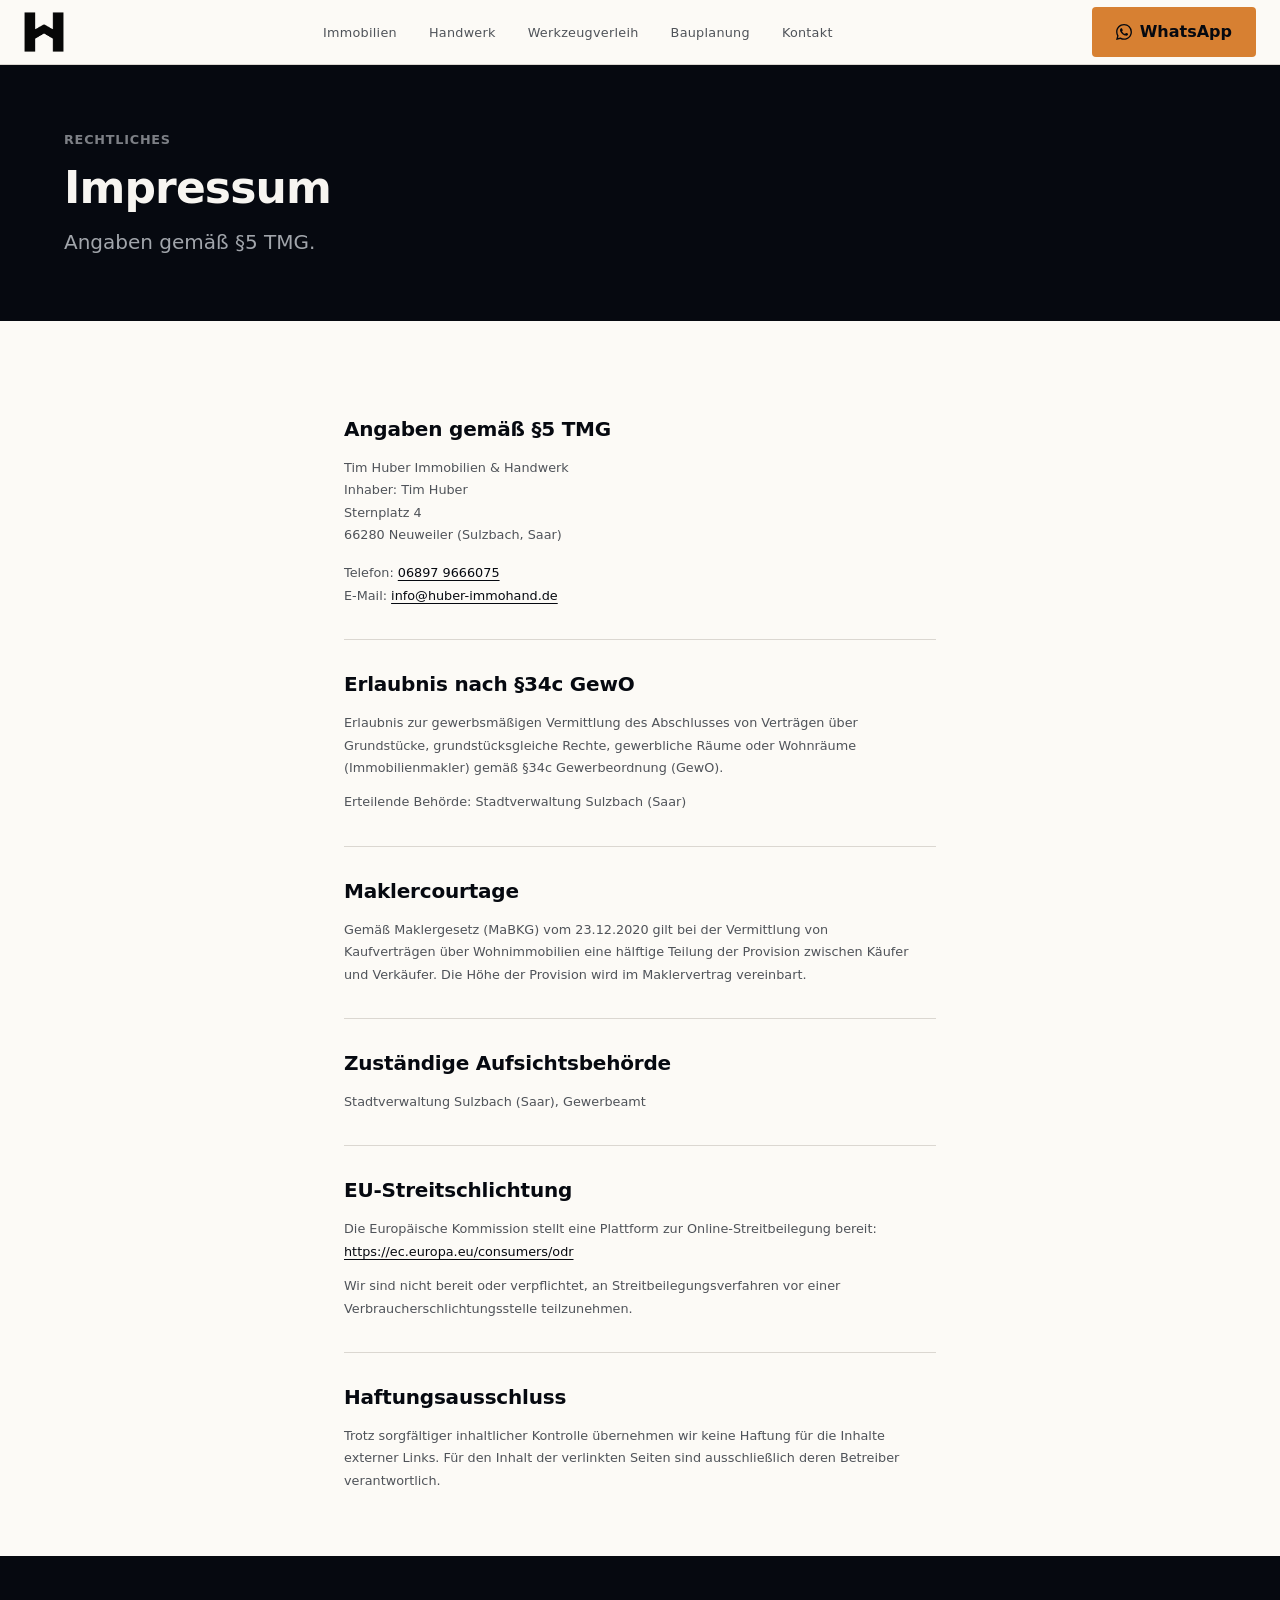
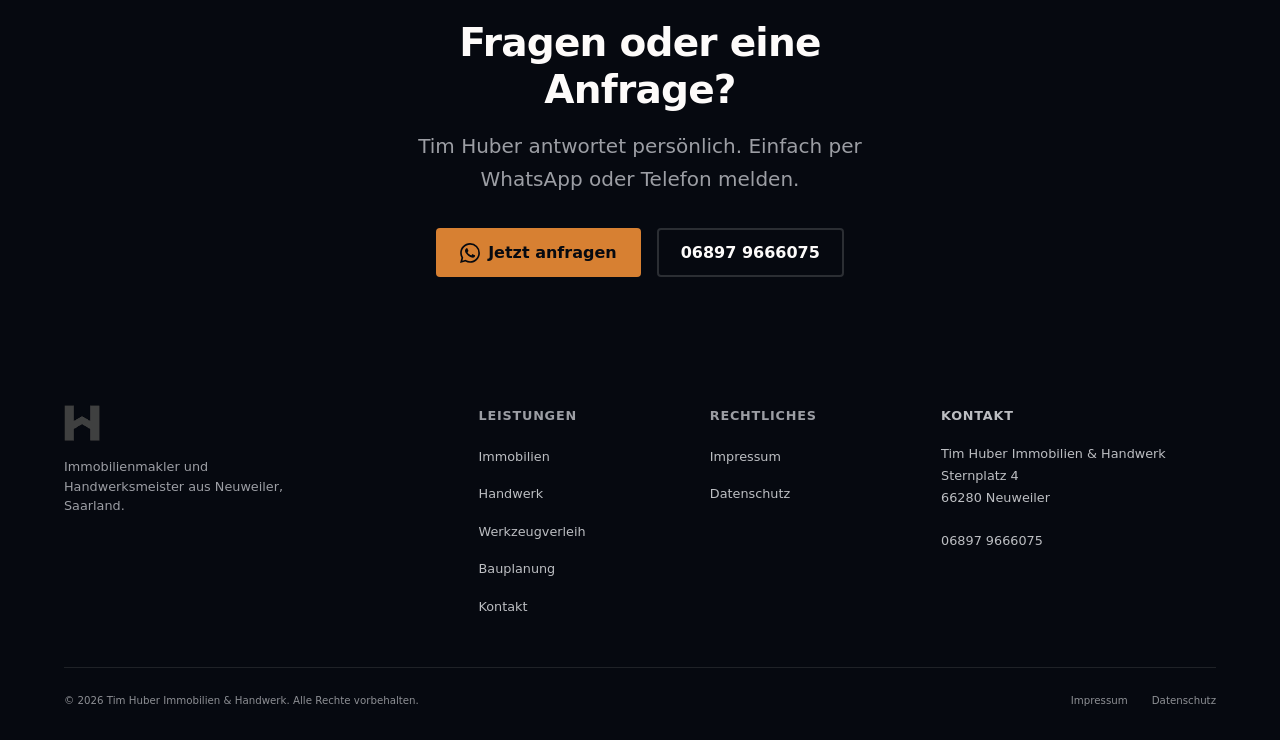
<file: impressum.html>
<!DOCTYPE html>
<html lang="de">
<head>
  <meta charset="UTF-8">
  <link rel="icon" href="favicon.ico">
  <meta name="viewport" content="width=device-width, initial-scale=1.0">

  <meta http-equiv="Content-Security-Policy"
        content="default-src 'none'; style-src 'self' https://fonts.googleapis.com 'unsafe-inline'; font-src 'self' https://fonts.gstatic.com; img-src 'self'; script-src 'self'; connect-src 'self'; form-action 'none';">
  <meta name="referrer" content="strict-origin-when-cross-origin">

  <title>Impressum – Tim Huber Immobilien &amp; Handwerk</title>
  <meta name="description" content="Impressum von Tim Huber Immobilien & Handwerk, Sternplatz 4, 66280 Neuweiler. Angaben gemäß §5 TMG. Erlaubnis nach §34c GewO als Immobilienmakler.">
  <link rel="canonical" href="https://tchitcho119.github.io/timhuber-website/impressum.html">

  <meta name="robots" content="noindex">

  <link rel="stylesheet" href="css/tokens.css?v=2">
  <link rel="stylesheet" href="css/base.css?v=2">
  <link rel="stylesheet" href="css/components.css?v=2">
  <link rel="stylesheet" href="css/layout.css?v=2">

  <style>
    .legal-section {
      margin-top: var(--space-8);
    }
    .legal-section h2 {
      font-size: var(--text-md);
      margin-bottom: var(--space-4);
    }
    .legal-section p,
    .legal-section address {
      font-size: var(--text-sm);
      color: var(--c-text-muted);
      line-height: 1.75;
      font-style: normal;
    }
    .legal-section a {
      color: var(--c-text);
    }
    .legal-divider {
      border: none;
      border-top: 1px solid var(--c-border);
      margin-block: var(--space-8);
    }
  </style>
</head>

<body>

  <a class="skip-link" href="#main-content">Zum Inhalt springen</a>

  <nav class="nav" role="navigation" aria-label="Hauptnavigation">
    <div class="nav-inner">
      <a href="index.html" class="nav-logo" aria-label="Tim Huber Immobilien & Handwerk – Startseite">
        <img src="img/th-logo.webp" alt="TH" width="40" height="40">
      </a>
      <ul class="nav-links" role="list">
        <li><a href="immobilien.html"      class="nav-link">Immobilien</a></li>
        <li><a href="handwerk.html"        class="nav-link">Handwerk</a></li>
        <li><a href="werkzeugverleih.html" class="nav-link">Werkzeugverleih</a></li>
        <li><a href="bauplanung.html"      class="nav-link">Bauplanung</a></li>
        <li><a href="kontakt.html"         class="nav-link">Kontakt</a></li>
      </ul>
      <a href="https://wa.me/4968979666075?text=Hallo%2C%20ich%20m%C3%B6chte%20eine%20Anfrage%20stellen."
         class="btn-primary nav-cta" target="_blank" rel="noopener noreferrer" aria-label="WhatsApp-Nachricht senden">
        <svg width="16" height="16" viewBox="0 0 24 24" fill="currentColor" aria-hidden="true" focusable="false"><path d="M17.472 14.382c-.297-.149-1.758-.867-2.03-.967-.273-.099-.471-.148-.67.15-.197.297-.767.966-.94 1.164-.173.199-.347.223-.644.075-.297-.15-1.255-.463-2.39-1.475-.883-.788-1.48-1.761-1.653-2.059-.173-.297-.018-.458.13-.606.134-.133.298-.347.446-.52.149-.174.198-.298.298-.497.099-.198.05-.371-.025-.52-.075-.149-.669-1.612-.916-2.207-.242-.579-.487-.5-.669-.51-.173-.008-.371-.01-.57-.01-.198 0-.52.074-.792.372-.272.297-1.04 1.016-1.04 2.479 0 1.462 1.065 2.875 1.213 3.074.149.198 2.096 3.2 5.077 4.487.709.306 1.262.489 1.694.625.712.227 1.36.195 1.871.118.571-.085 1.758-.719 2.006-1.413.248-.694.248-1.289.173-1.413-.074-.124-.272-.198-.57-.347m-5.421 7.403h-.004a9.87 9.87 0 01-5.031-1.378l-.361-.214-3.741.982.998-3.648-.235-.374a9.86 9.86 0 01-1.51-5.26c.001-5.45 4.436-9.884 9.888-9.884 2.64 0 5.122 1.03 6.988 2.898a9.825 9.825 0 012.893 6.994c-.003 5.45-4.437 9.884-9.885 9.884m8.413-18.297A11.815 11.815 0 0012.05 0C5.495 0 .16 5.335.157 11.892c0 2.096.547 4.142 1.588 5.945L.057 24l6.305-1.654a11.882 11.882 0 005.683 1.448h.005c6.554 0 11.89-5.335 11.893-11.893a11.821 11.821 0 00-3.48-8.413z"/></svg>
        WhatsApp
      </a>
      <button class="nav-toggle" aria-label="Menü öffnen" aria-expanded="false" aria-controls="nav-mobile">
        <span aria-hidden="true"></span>
        <span aria-hidden="true"></span>
        <span aria-hidden="true"></span>
      </button>
    </div>
    <div class="nav-overlay" id="nav-mobile" aria-label="Mobile Navigation">
      <a href="immobilien.html"      class="nav-link">Immobilien</a>
      <a href="handwerk.html"        class="nav-link">Handwerk</a>
      <a href="werkzeugverleih.html" class="nav-link">Werkzeugverleih</a>
      <a href="bauplanung.html"      class="nav-link">Bauplanung</a>
      <a href="kontakt.html"         class="nav-link">Kontakt</a>
      <a href="https://wa.me/4968979666075?text=Hallo%2C%20ich%20m%C3%B6chte%20eine%20Anfrage%20stellen."
         class="btn-primary" target="_blank" rel="noopener noreferrer" style="margin-top:var(--space-2);align-self:flex-start;">
        <svg width="16" height="16" viewBox="0 0 24 24" fill="currentColor" aria-hidden="true" focusable="false"><path d="M17.472 14.382c-.297-.149-1.758-.867-2.03-.967-.273-.099-.471-.148-.67.15-.197.297-.767.966-.94 1.164-.173.199-.347.223-.644.075-.297-.15-1.255-.463-2.39-1.475-.883-.788-1.48-1.761-1.653-2.059-.173-.297-.018-.458.13-.606.134-.133.298-.347.446-.52.149-.174.198-.298.298-.497.099-.198.05-.371-.025-.52-.075-.149-.669-1.612-.916-2.207-.242-.579-.487-.5-.669-.51-.173-.008-.371-.01-.57-.01-.198 0-.52.074-.792.372-.272.297-1.04 1.016-1.04 2.479 0 1.462 1.065 2.875 1.213 3.074.149.198 2.096 3.2 5.077 4.487.709.306 1.262.489 1.694.625.712.227 1.36.195 1.871.118.571-.085 1.758-.719 2.006-1.413.248-.694.248-1.289.173-1.413-.074-.124-.272-.198-.57-.347m-5.421 7.403h-.004a9.87 9.87 0 01-5.031-1.378l-.361-.214-3.741.982.998-3.648-.235-.374a9.86 9.86 0 01-1.51-5.26c.001-5.45 4.436-9.884 9.888-9.884 2.64 0 5.122 1.03 6.988 2.898a9.825 9.825 0 012.893 6.994c-.003 5.45-4.437 9.884-9.885 9.884m8.413-18.297A11.815 11.815 0 0012.05 0C5.495 0 .16 5.335.157 11.892c0 2.096.547 4.142 1.588 5.945L.057 24l6.305-1.654a11.882 11.882 0 005.683 1.448h.005c6.554 0 11.89-5.335 11.893-11.893a11.821 11.821 0 00-3.48-8.413z"/></svg>
        Jetzt anfragen
      </a>
    </div>
  </nav>

  <main id="main-content">

    <header class="page-header">
      <div class="container">
        <p class="text-muted" style="font-size:var(--text-sm);font-family:var(--font-heading);font-weight:600;letter-spacing:0.06em;text-transform:uppercase;margin-bottom:var(--space-3);">Rechtliches</p>
        <h1>Impressum</h1>
        <p class="text-lead" style="margin-top:var(--space-3);">Angaben gemäß §5 TMG.</p>
      </div>
    </header>

    <div class="container-text" style="padding-block:var(--space-16);">


      <div class="legal-section">
        <h2>Angaben gemäß §5 TMG</h2>
        <address>
          Tim Huber Immobilien &amp; Handwerk<br>
          Inhaber: Tim Huber<br>
          Sternplatz 4<br>
          66280 Neuweiler (Sulzbach, Saar)
        </address>
        <p style="margin-top:var(--space-4);">
          Telefon: <a href="tel:+4968979666075">06897 9666075</a><br>
          E-Mail: <a href="mailto:info@huber-immohand.de">info@huber-immohand.de</a>
        </p>
      </div>

      <hr class="legal-divider">

      <div class="legal-section">
        <h2>Erlaubnis nach §34c GewO</h2>
        <p>Erlaubnis zur gewerbsmäßigen Vermittlung des Abschlusses von Verträgen über Grundstücke, grundstücksgleiche Rechte, gewerbliche Räume oder Wohnräume (Immobilienmakler) gemäß §34c Gewerbeordnung (GewO).</p>
        <p style="margin-top:var(--space-3);">Erteilende Behörde: Stadtverwaltung Sulzbach (Saar)</p>
      </div>

      <hr class="legal-divider">

      <div class="legal-section">
        <h2>Maklercourtage</h2>
        <p>Gemäß Maklergesetz (MaBKG) vom 23.12.2020 gilt bei der Vermittlung von Kaufverträgen über Wohnimmobilien eine hälftige Teilung der Provision zwischen Käufer und Verkäufer. Die Höhe der Provision wird im Maklervertrag vereinbart.</p>
      </div>

      <hr class="legal-divider">

      <div class="legal-section">
        <h2>Zuständige Aufsichtsbehörde</h2>
        <p>Stadtverwaltung Sulzbach (Saar), Gewerbeamt</p>
      </div>

      <hr class="legal-divider">

      <div class="legal-section">
        <h2>EU-Streitschlichtung</h2>
        <p>Die Europäische Kommission stellt eine Plattform zur Online-Streitbeilegung bereit: <a href="https://ec.europa.eu/consumers/odr" target="_blank" rel="noopener noreferrer">https://ec.europa.eu/consumers/odr</a></p>
        <p style="margin-top:var(--space-3);">Wir sind nicht bereit oder verpflichtet, an Streitbeilegungsverfahren vor einer Verbraucherschlichtungsstelle teilzunehmen.</p>
      </div>

      <hr class="legal-divider">

      <div class="legal-section">
        <h2>Haftungsausschluss</h2>
        <p>Trotz sorgfältiger inhaltlicher Kontrolle übernehmen wir keine Haftung für die Inhalte externer Links. Für den Inhalt der verlinkten Seiten sind ausschließlich deren Betreiber verantwortlich.</p>
      </div>

    </div>

  </main>

  <section class="cta-section" aria-labelledby="impressum-cta-heading">
    <div class="container">
      <h2 id="impressum-cta-heading">Fragen oder eine Anfrage?</h2>
      <p>Tim Huber antwortet persönlich. Einfach per WhatsApp oder Telefon melden.</p>
      <div class="hero-actions" style="justify-content:center;margin-top:var(--space-8);">
        <a href="https://wa.me/4968979666075?text=Hallo%2C%20ich%20m%C3%B6chte%20eine%20Anfrage%20stellen."
           class="btn-primary" target="_blank" rel="noopener noreferrer">
          <svg width="20" height="20" viewBox="0 0 24 24" fill="currentColor" aria-hidden="true" focusable="false"><path d="M17.472 14.382c-.297-.149-1.758-.867-2.03-.967-.273-.099-.471-.148-.67.15-.197.297-.767.966-.94 1.164-.173.199-.347.223-.644.075-.297-.15-1.255-.463-2.39-1.475-.883-.788-1.48-1.761-1.653-2.059-.173-.297-.018-.458.13-.606.134-.133.298-.347.446-.52.149-.174.198-.298.298-.497.099-.198.05-.371-.025-.52-.075-.149-.669-1.612-.916-2.207-.242-.579-.487-.5-.669-.51-.173-.008-.371-.01-.57-.01-.198 0-.52.074-.792.372-.272.297-1.04 1.016-1.04 2.479 0 1.462 1.065 2.875 1.213 3.074.149.198 2.096 3.2 5.077 4.487.709.306 1.262.489 1.694.625.712.227 1.36.195 1.871.118.571-.085 1.758-.719 2.006-1.413.248-.694.248-1.289.173-1.413-.074-.124-.272-.198-.57-.347m-5.421 7.403h-.004a9.87 9.87 0 01-5.031-1.378l-.361-.214-3.741.982.998-3.648-.235-.374a9.86 9.86 0 01-1.51-5.26c.001-5.45 4.436-9.884 9.888-9.884 2.64 0 5.122 1.03 6.988 2.898a9.825 9.825 0 012.893 6.994c-.003 5.45-4.437 9.884-9.885 9.884m8.413-18.297A11.815 11.815 0 0012.05 0C5.495 0 .16 5.335.157 11.892c0 2.096.547 4.142 1.588 5.945L.057 24l6.305-1.654a11.882 11.882 0 005.683 1.448h.005c6.554 0 11.89-5.335 11.893-11.893a11.821 11.821 0 00-3.48-8.413z"/></svg>
          Jetzt anfragen
        </a>
        <a href="tel:+4968979666075" class="btn-secondary" style="color:var(--c-text-light);border-color:oklch(30% 0.010 265);">06897 9666075</a>
      </div>
    </div>
  </section>

  <footer class="footer" role="contentinfo">
    <div class="footer-inner">
      <div class="footer-grid">
        <div class="footer-brand">
          <img src="img/th-logo.webp" alt="Tim Huber Immobilien & Handwerk" width="40" height="40">
          <p class="footer-tagline">Immobilienmakler und Handwerksmeister aus Neuweiler, Saarland.</p>
        </div>
        <nav aria-label="Leistungen">
          <p class="footer-heading">Leistungen</p>
          <ul class="footer-links" role="list">
            <li><a href="immobilien.html"      class="footer-link">Immobilien</a></li>
            <li><a href="handwerk.html"         class="footer-link">Handwerk</a></li>
            <li><a href="werkzeugverleih.html"  class="footer-link">Werkzeugverleih</a></li>
            <li><a href="bauplanung.html"        class="footer-link">Bauplanung</a></li>
            <li><a href="kontakt.html"           class="footer-link">Kontakt</a></li>
          </ul>
        </nav>
        <nav aria-label="Rechtliches">
          <p class="footer-heading">Rechtliches</p>
          <ul class="footer-links" role="list">
            <li><a href="impressum.html"   class="footer-link">Impressum</a></li>
            <li><a href="datenschutz.html" class="footer-link">Datenschutz</a></li>
          </ul>
        </nav>
        <address class="footer-contact" style="font-style:normal;">
          <p class="footer-heading">Kontakt</p>
          <p>Tim Huber Immobilien &amp; Handwerk<br>Sternplatz 4<br>66280 Neuweiler<br><br><a href="tel:+4968979666075">06897 9666075</a></p>
        </address>
      </div>
      <div class="footer-bottom">
        <p class="footer-copy">&copy; 2026 Tim Huber Immobilien &amp; Handwerk. Alle Rechte vorbehalten.</p>
        <nav class="footer-legal" aria-label="Rechtliche Links">
          <a href="impressum.html"   class="footer-link">Impressum</a>
          <a href="datenschutz.html" class="footer-link">Datenschutz</a>
        </nav>
      </div>
    </div>
  </footer>

  <script src="js/nav.js" defer></script>
</body>
</html>
</file>
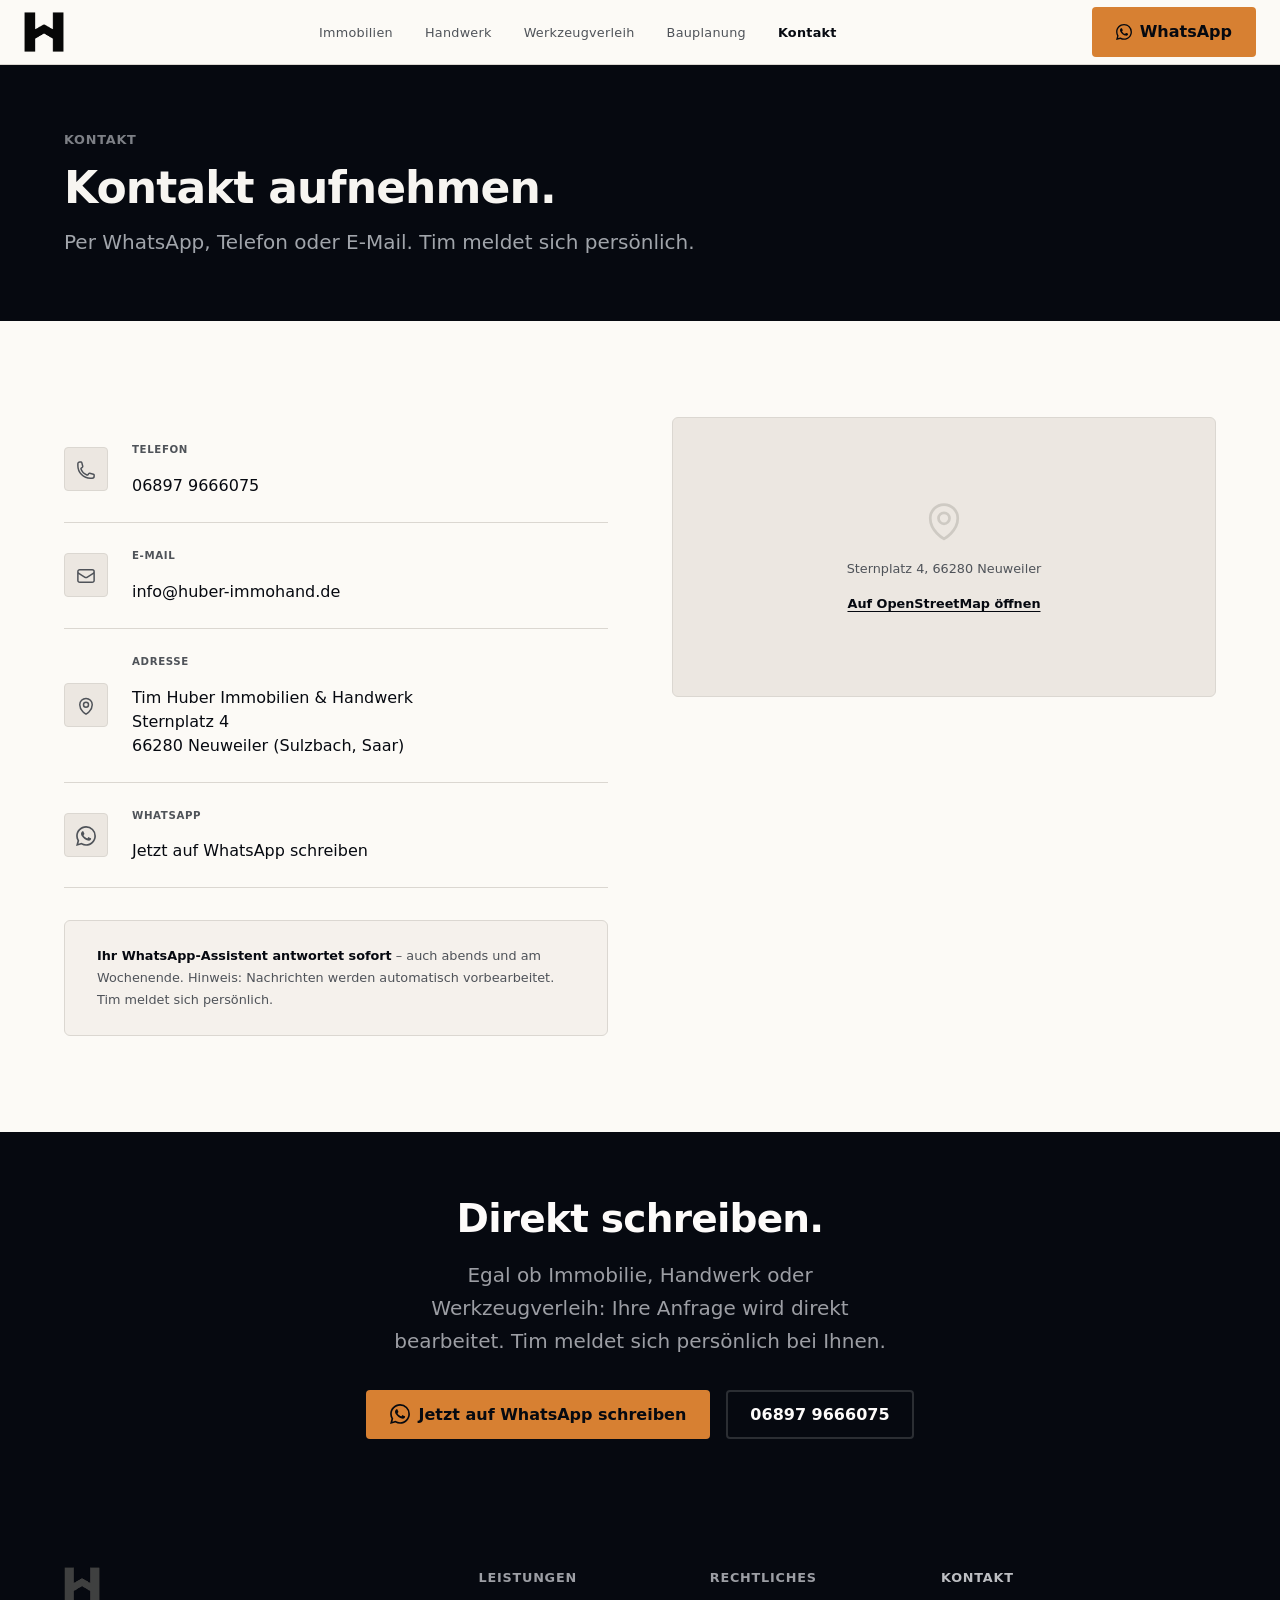
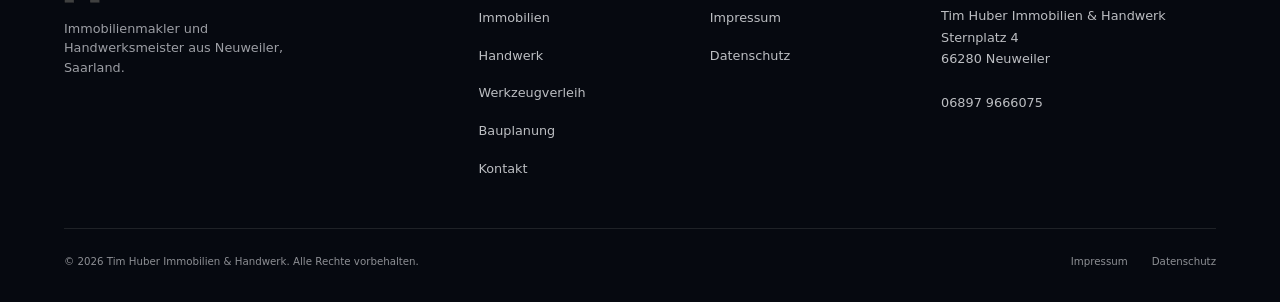
<file: kontakt.html>
<!DOCTYPE html>
<html lang="de">
<head>
  <meta charset="UTF-8">
  <link rel="icon" href="favicon.ico">
  <meta name="viewport" content="width=device-width, initial-scale=1.0">

  <meta http-equiv="Content-Security-Policy"
        content="default-src 'none'; style-src 'self' https://fonts.googleapis.com 'unsafe-inline'; font-src 'self' https://fonts.gstatic.com; img-src 'self'; script-src 'self'; connect-src 'self'; form-action 'none';">
  <meta name="referrer" content="strict-origin-when-cross-origin">

  <title>Kontakt – Tim Huber Immobilien &amp; Handwerk Saarland</title>
  <meta name="description" content="Tim Huber aus Neuweiler direkt kontaktieren: per WhatsApp, Telefon oder E-Mail. Ihr KI-Assistent antwortet sofort – auch abends. Saarland, 66280 Neuweiler.">
  <link rel="canonical" href="https://tchitcho119.github.io/timhuber-website/kontakt.html">

  <meta property="og:type"        content="website">
  <meta property="og:title"       content="Kontakt – Tim Huber Immobilien &amp; Handwerk">
  <meta property="og:description" content="Tim Huber direkt kontaktieren. WhatsApp, Telefon, E-Mail – Neuweiler, Saarland.">
  <meta property="og:url"         content="https://tchitcho119.github.io/timhuber-website/kontakt.html">
  <meta property="og:image"       content="https://tchitcho119.github.io/timhuber-website/img/th-logo.webp">
  <meta property="og:locale"      content="de_DE">

  <link rel="stylesheet" href="css/tokens.css?v=2">
  <link rel="stylesheet" href="css/base.css?v=2">
  <link rel="stylesheet" href="css/components.css?v=2">
  <link rel="stylesheet" href="css/layout.css?v=2">

  <style>
    .contact-grid-layout {
      display: grid;
      gap: var(--space-12);
      align-items: start;
    }
    @media (min-width: 768px) {
      .contact-grid-layout {
        grid-template-columns: 1fr 1fr;
        gap: var(--space-16);
      }
    }
    .contact-item {
      display: flex;
      align-items: center;
      gap: var(--space-6);
      padding-block: var(--space-6);
      border-bottom: 1px solid var(--c-border);
    }
    .contact-item:last-child {
      border-bottom: none;
    }
    .contact-icon {
      width: 44px;
      height: 44px;
      background: var(--c-surface-2);
      border: 1px solid var(--c-border);
      border-radius: var(--radius-sm);
      display: flex;
      align-items: center;
      justify-content: center;
      flex-shrink: 0;
    }
    .contact-icon svg {
      width: 20px;
      height: 20px;
      stroke: var(--c-text-muted);
      fill: none;
    }
    .contact-label {
      font-family: var(--font-heading);
      font-size: var(--text-xs);
      font-weight: 700;
      letter-spacing: 0.06em;
      text-transform: uppercase;
      color: var(--c-text-muted);
      margin-bottom: var(--space-1);
    }
    .contact-value {
      font-size: var(--text-base);
      color: var(--c-text);
      line-height: 1.5;
    }
    .contact-value a {
      color: var(--c-text);
      text-decoration: none;
    }
    .contact-value a:hover {
      text-decoration: underline;
    }
    .map-placeholder {
      background: var(--c-surface-2);
      border: 1px solid var(--c-border);
      border-radius: var(--radius-md);
      padding: var(--space-12);
      display: flex;
      flex-direction: column;
      align-items: center;
      justify-content: center;
      gap: var(--space-4);
      min-height: 280px;
      text-align: center;
    }
    .map-placeholder svg {
      width: 44px;
      height: 44px;
      stroke: var(--c-border-dark);
      fill: none;
      opacity: 0.6;
    }
    .map-placeholder p {
      font-size: var(--text-sm);
      color: var(--c-text-muted);
      margin: 0;
      line-height: 1.5;
    }
    .map-placeholder a {
      font-family: var(--font-heading);
      font-size: var(--text-sm);
      font-weight: 600;
      color: var(--c-text);
      text-decoration: underline;
    }
    .wa-hinweis {
      background: var(--c-surface);
      border: 1px solid var(--c-border);
      border-radius: var(--radius-md);
      padding: var(--space-6) var(--space-8);
      margin-top: var(--space-8);
    }
    .wa-hinweis p {
      font-size: var(--text-sm);
      color: var(--c-text-muted);
      line-height: 1.7;
      margin: 0;
    }
    .wa-hinweis strong {
      color: var(--c-text);
    }
  </style>

  <script type="application/ld+json">
  {
    "@context": "https://schema.org",
    "@graph": [
      {
        "@type": "LocalBusiness",
        "@id": "https://tchitcho119.github.io/timhuber-website/#business",
        "name": "Tim Huber Immobilien & Handwerk",
        "url": "https://tchitcho119.github.io/timhuber-website/",
        "telephone": "+4968979666075",
        "address": {
          "@type": "PostalAddress",
          "streetAddress": "Sternplatz 4",
          "addressLocality": "Neuweiler",
          "postalCode": "66280",
          "addressCountry": "DE"
        },
        "areaServed": [
          { "@type": "State", "name": "Saarland" }
        ]
      },
      {
        "@type": "BreadcrumbList",
        "itemListElement": [
          { "@type": "ListItem", "position": 1, "name": "Startseite", "item": "https://tchitcho119.github.io/timhuber-website/" },
          { "@type": "ListItem", "position": 2, "name": "Kontakt", "item": "https://tchitcho119.github.io/timhuber-website/kontakt.html" }
        ]
      }
    ]
  }
  </script>
</head>

<body>

  <a class="skip-link" href="#main-content">Zum Inhalt springen</a>

  <nav class="nav" role="navigation" aria-label="Hauptnavigation">
    <div class="nav-inner">
      <a href="index.html" class="nav-logo" aria-label="Tim Huber Immobilien & Handwerk – Startseite">
        <img src="img/th-logo.webp" alt="TH" width="40" height="40">
      </a>
      <ul class="nav-links" role="list">
        <li><a href="immobilien.html"      class="nav-link">Immobilien</a></li>
        <li><a href="handwerk.html"        class="nav-link">Handwerk</a></li>
        <li><a href="werkzeugverleih.html" class="nav-link">Werkzeugverleih</a></li>
        <li><a href="bauplanung.html"      class="nav-link">Bauplanung</a></li>
        <li><a href="kontakt.html"         class="nav-link" aria-current="page">Kontakt</a></li>
      </ul>
      <a href="https://wa.me/4968979666075?text=Hallo%2C%20ich%20m%C3%B6chte%20Kontakt%20aufnehmen."
         class="btn-primary nav-cta" target="_blank" rel="noopener noreferrer" aria-label="WhatsApp-Nachricht senden">
        <svg width="16" height="16" viewBox="0 0 24 24" fill="currentColor" aria-hidden="true" focusable="false"><path d="M17.472 14.382c-.297-.149-1.758-.867-2.03-.967-.273-.099-.471-.148-.67.15-.197.297-.767.966-.94 1.164-.173.199-.347.223-.644.075-.297-.15-1.255-.463-2.39-1.475-.883-.788-1.48-1.761-1.653-2.059-.173-.297-.018-.458.13-.606.134-.133.298-.347.446-.52.149-.174.198-.298.298-.497.099-.198.05-.371-.025-.52-.075-.149-.669-1.612-.916-2.207-.242-.579-.487-.5-.669-.51-.173-.008-.371-.01-.57-.01-.198 0-.52.074-.792.372-.272.297-1.04 1.016-1.04 2.479 0 1.462 1.065 2.875 1.213 3.074.149.198 2.096 3.2 5.077 4.487.709.306 1.262.489 1.694.625.712.227 1.36.195 1.871.118.571-.085 1.758-.719 2.006-1.413.248-.694.248-1.289.173-1.413-.074-.124-.272-.198-.57-.347m-5.421 7.403h-.004a9.87 9.87 0 01-5.031-1.378l-.361-.214-3.741.982.998-3.648-.235-.374a9.86 9.86 0 01-1.51-5.26c.001-5.45 4.436-9.884 9.888-9.884 2.64 0 5.122 1.03 6.988 2.898a9.825 9.825 0 012.893 6.994c-.003 5.45-4.437 9.884-9.885 9.884m8.413-18.297A11.815 11.815 0 0012.05 0C5.495 0 .16 5.335.157 11.892c0 2.096.547 4.142 1.588 5.945L.057 24l6.305-1.654a11.882 11.882 0 005.683 1.448h.005c6.554 0 11.89-5.335 11.893-11.893a11.821 11.821 0 00-3.48-8.413z"/></svg>
        WhatsApp
      </a>
      <button class="nav-toggle" aria-label="Menü öffnen" aria-expanded="false" aria-controls="nav-mobile">
        <span aria-hidden="true"></span>
        <span aria-hidden="true"></span>
        <span aria-hidden="true"></span>
      </button>
    </div>
    <div class="nav-overlay" id="nav-mobile" aria-label="Mobile Navigation">
      <a href="immobilien.html"      class="nav-link">Immobilien</a>
      <a href="handwerk.html"        class="nav-link">Handwerk</a>
      <a href="werkzeugverleih.html" class="nav-link">Werkzeugverleih</a>
      <a href="bauplanung.html"      class="nav-link">Bauplanung</a>
      <a href="kontakt.html"         class="nav-link" aria-current="page">Kontakt</a>
      <a href="https://wa.me/4968979666075?text=Hallo%2C%20ich%20m%C3%B6chte%20Kontakt%20aufnehmen."
         class="btn-primary" target="_blank" rel="noopener noreferrer" style="margin-top:var(--space-2);align-self:flex-start;">
        <svg width="16" height="16" viewBox="0 0 24 24" fill="currentColor" aria-hidden="true" focusable="false"><path d="M17.472 14.382c-.297-.149-1.758-.867-2.03-.967-.273-.099-.471-.148-.67.15-.197.297-.767.966-.94 1.164-.173.199-.347.223-.644.075-.297-.15-1.255-.463-2.39-1.475-.883-.788-1.48-1.761-1.653-2.059-.173-.297-.018-.458.13-.606.134-.133.298-.347.446-.52.149-.174.198-.298.298-.497.099-.198.05-.371-.025-.52-.075-.149-.669-1.612-.916-2.207-.242-.579-.487-.5-.669-.51-.173-.008-.371-.01-.57-.01-.198 0-.52.074-.792.372-.272.297-1.04 1.016-1.04 2.479 0 1.462 1.065 2.875 1.213 3.074.149.198 2.096 3.2 5.077 4.487.709.306 1.262.489 1.694.625.712.227 1.36.195 1.871.118.571-.085 1.758-.719 2.006-1.413.248-.694.248-1.289.173-1.413-.074-.124-.272-.198-.57-.347m-5.421 7.403h-.004a9.87 9.87 0 01-5.031-1.378l-.361-.214-3.741.982.998-3.648-.235-.374a9.86 9.86 0 01-1.51-5.26c.001-5.45 4.436-9.884 9.888-9.884 2.64 0 5.122 1.03 6.988 2.898a9.825 9.825 0 012.893 6.994c-.003 5.45-4.437 9.884-9.885 9.884m8.413-18.297A11.815 11.815 0 0012.05 0C5.495 0 .16 5.335.157 11.892c0 2.096.547 4.142 1.588 5.945L.057 24l6.305-1.654a11.882 11.882 0 005.683 1.448h.005c6.554 0 11.89-5.335 11.893-11.893a11.821 11.821 0 00-3.48-8.413z"/></svg>
        Jetzt anfragen
      </a>
    </div>
  </nav>

  <main id="main-content">

    <header class="page-header">
      <div class="container">
        <p class="text-muted" style="font-size:var(--text-sm);font-family:var(--font-heading);font-weight:600;letter-spacing:0.06em;text-transform:uppercase;margin-bottom:var(--space-3);">Kontakt</p>
        <h1>Kontakt aufnehmen.</h1>
        <p class="text-lead" style="margin-top:var(--space-3);">Per WhatsApp, Telefon oder E-Mail. Tim meldet sich persönlich.</p>
      </div>
    </header>

    <!-- Kontakt-Grid -->
    <section class="section-lg" aria-labelledby="kontakt-heading">
      <div class="container">
        <h2 id="kontakt-heading" class="sr-only">Kontaktmöglichkeiten</h2>
        <div class="contact-grid-layout">

          <!-- Kontakt-Items -->
          <div>
            <div class="contact-item">
              <div class="contact-icon">
                <svg viewBox="0 0 24 24" stroke-width="1.8" aria-hidden="true" focusable="false">
                  <path stroke-linecap="round" stroke-linejoin="round" d="M2.25 6.75c0 8.284 6.716 15 15 15h2.25a2.25 2.25 0 002.25-2.25v-1.372c0-.516-.351-.966-.852-1.091l-4.423-1.106c-.44-.11-.902.055-1.173.417l-.97 1.293c-.282.376-.769.542-1.21.38a12.035 12.035 0 01-7.143-7.143c-.162-.441.004-.928.38-1.21l1.293-.97c.363-.271.527-.734.417-1.173L6.963 3.102a1.125 1.125 0 00-1.091-.852H4.5A2.25 2.25 0 002.25 4.5v2.25z"/>
                </svg>
              </div>
              <div>
                <p class="contact-label">Telefon</p>
                <p class="contact-value"><a href="tel:+4968979666075">06897 9666075</a></p>
              </div>
            </div>

            <div class="contact-item">
              <div class="contact-icon">
                <svg viewBox="0 0 24 24" stroke-width="1.8" aria-hidden="true" focusable="false">
                  <path stroke-linecap="round" stroke-linejoin="round" d="M21.75 6.75v10.5a2.25 2.25 0 01-2.25 2.25h-15a2.25 2.25 0 01-2.25-2.25V6.75m19.5 0A2.25 2.25 0 0019.5 4.5h-15a2.25 2.25 0 00-2.25 2.25m19.5 0v.243a2.25 2.25 0 01-1.07 1.916l-7.5 4.615a2.25 2.25 0 01-2.36 0L3.32 8.91a2.25 2.25 0 01-1.07-1.916V6.75"/>
                </svg>
              </div>
              <div>
                <p class="contact-label">E-Mail</p>
                <p class="contact-value"><a href="mailto:info@huber-immohand.de">info@huber-immohand.de</a></p>
              </div>
            </div>

            <div class="contact-item">
              <div class="contact-icon">
                <svg viewBox="0 0 24 24" stroke-width="1.8" aria-hidden="true" focusable="false">
                  <path stroke-linecap="round" stroke-linejoin="round" d="M15 10.5a3 3 0 11-6 0 3 3 0 016 0z"/>
                  <path stroke-linecap="round" stroke-linejoin="round" d="M19.5 10.5c0 7.142-7.5 11.25-7.5 11.25S4.5 17.642 4.5 10.5a7.5 7.5 0 1115 0z"/>
                </svg>
              </div>
              <div>
                <p class="contact-label">Adresse</p>
                <p class="contact-value">Tim Huber Immobilien &amp; Handwerk<br>Sternplatz 4<br>66280 Neuweiler (Sulzbach, Saar)</p>
              </div>
            </div>

            <div class="contact-item">
              <div class="contact-icon" style="background:var(--c-surface-2);">
                <svg viewBox="0 0 24 24" fill="currentColor" aria-hidden="true" focusable="false" style="width:20px;height:20px;stroke:none;fill:var(--c-text-muted);">
                  <path d="M17.472 14.382c-.297-.149-1.758-.867-2.03-.967-.273-.099-.471-.148-.67.15-.197.297-.767.966-.94 1.164-.173.199-.347.223-.644.075-.297-.15-1.255-.463-2.39-1.475-.883-.788-1.48-1.761-1.653-2.059-.173-.297-.018-.458.13-.606.134-.133.298-.347.446-.52.149-.174.198-.298.298-.497.099-.198.05-.371-.025-.52-.075-.149-.669-1.612-.916-2.207-.242-.579-.487-.5-.669-.51-.173-.008-.371-.01-.57-.01-.198 0-.52.074-.792.372-.272.297-1.04 1.016-1.04 2.479 0 1.462 1.065 2.875 1.213 3.074.149.198 2.096 3.2 5.077 4.487.709.306 1.262.489 1.694.625.712.227 1.36.195 1.871.118.571-.085 1.758-.719 2.006-1.413.248-.694.248-1.289.173-1.413-.074-.124-.272-.198-.57-.347m-5.421 7.403h-.004a9.87 9.87 0 01-5.031-1.378l-.361-.214-3.741.982.998-3.648-.235-.374a9.86 9.86 0 01-1.51-5.26c.001-5.45 4.436-9.884 9.888-9.884 2.64 0 5.122 1.03 6.988 2.898a9.825 9.825 0 012.893 6.994c-.003 5.45-4.437 9.884-9.885 9.884m8.413-18.297A11.815 11.815 0 0012.05 0C5.495 0 .16 5.335.157 11.892c0 2.096.547 4.142 1.588 5.945L.057 24l6.305-1.654a11.882 11.882 0 005.683 1.448h.005c6.554 0 11.89-5.335 11.893-11.893a11.821 11.821 0 00-3.48-8.413z"/>
                </svg>
              </div>
              <div>
                <p class="contact-label">WhatsApp</p>
                <p class="contact-value">
                  <a href="https://wa.me/4968979666075?text=Hallo%2C%20ich%20m%C3%B6chte%20Kontakt%20aufnehmen."
                     target="_blank" rel="noopener noreferrer">Jetzt auf WhatsApp schreiben</a>
                </p>
              </div>
            </div>

            <div class="wa-hinweis" role="note">
              <p><strong>Ihr WhatsApp-Assistent antwortet sofort</strong> – auch abends und am Wochenende. Hinweis: Nachrichten werden automatisch vorbearbeitet. Tim meldet sich persönlich.</p>
            </div>
          </div>

          <!-- Karten-Platzhalter -->
          <div>
            <div class="map-placeholder" role="img" aria-label="Kartenplatzhalter: Sternplatz 4, 66280 Neuweiler">
              <svg viewBox="0 0 24 24" stroke-width="1.5" aria-hidden="true" focusable="false">
                <path stroke-linecap="round" stroke-linejoin="round" d="M15 10.5a3 3 0 11-6 0 3 3 0 016 0z"/>
                <path stroke-linecap="round" stroke-linejoin="round" d="M19.5 10.5c0 7.142-7.5 11.25-7.5 11.25S4.5 17.642 4.5 10.5a7.5 7.5 0 1115 0z"/>
              </svg>
              <p>Sternplatz 4, 66280 Neuweiler</p>
              <a href="https://www.openstreetmap.org/?mlat=49.298&mlon=6.972&zoom=16" target="_blank" rel="noopener noreferrer">Auf OpenStreetMap öffnen</a>
            </div>
          </div>

        </div>
      </div>
    </section>

    <!-- CTA -->
    <section class="cta-section" aria-labelledby="cta-heading">
      <div class="container">
        <h2 id="cta-heading">Direkt schreiben.</h2>
        <p>Egal ob Immobilie, Handwerk oder Werkzeugverleih: Ihre Anfrage wird direkt bearbeitet. Tim meldet sich persönlich bei Ihnen.</p>
        <div class="hero-actions" style="justify-content:center;margin-top:var(--space-8);">
          <a href="https://wa.me/4968979666075?text=Hallo%2C%20ich%20m%C3%B6chte%20Kontakt%20aufnehmen."
             class="btn-primary" target="_blank" rel="noopener noreferrer">
            <svg width="20" height="20" viewBox="0 0 24 24" fill="currentColor" aria-hidden="true" focusable="false"><path d="M17.472 14.382c-.297-.149-1.758-.867-2.03-.967-.273-.099-.471-.148-.67.15-.197.297-.767.966-.94 1.164-.173.199-.347.223-.644.075-.297-.15-1.255-.463-2.39-1.475-.883-.788-1.48-1.761-1.653-2.059-.173-.297-.018-.458.13-.606.134-.133.298-.347.446-.52.149-.174.198-.298.298-.497.099-.198.05-.371-.025-.52-.075-.149-.669-1.612-.916-2.207-.242-.579-.487-.5-.669-.51-.173-.008-.371-.01-.57-.01-.198 0-.52.074-.792.372-.272.297-1.04 1.016-1.04 2.479 0 1.462 1.065 2.875 1.213 3.074.149.198 2.096 3.2 5.077 4.487.709.306 1.262.489 1.694.625.712.227 1.36.195 1.871.118.571-.085 1.758-.719 2.006-1.413.248-.694.248-1.289.173-1.413-.074-.124-.272-.198-.57-.347m-5.421 7.403h-.004a9.87 9.87 0 01-5.031-1.378l-.361-.214-3.741.982.998-3.648-.235-.374a9.86 9.86 0 01-1.51-5.26c.001-5.45 4.436-9.884 9.888-9.884 2.64 0 5.122 1.03 6.988 2.898a9.825 9.825 0 012.893 6.994c-.003 5.45-4.437 9.884-9.885 9.884m8.413-18.297A11.815 11.815 0 0012.05 0C5.495 0 .16 5.335.157 11.892c0 2.096.547 4.142 1.588 5.945L.057 24l6.305-1.654a11.882 11.882 0 005.683 1.448h.005c6.554 0 11.89-5.335 11.893-11.893a11.821 11.821 0 00-3.48-8.413z"/></svg>
            Jetzt auf WhatsApp schreiben
          </a>
          <a href="tel:+4968979666075" class="btn-secondary" style="color:var(--c-text-light);border-color:oklch(30% 0.010 265);">06897 9666075</a>
        </div>
      </div>
    </section>

  </main>

  <footer class="footer" role="contentinfo">
    <div class="footer-inner">
      <div class="footer-grid">
        <div class="footer-brand">
          <img src="img/th-logo.webp" alt="Tim Huber Immobilien & Handwerk" width="40" height="40">
          <p class="footer-tagline">Immobilienmakler und Handwerksmeister aus Neuweiler, Saarland.</p>
        </div>
        <nav aria-label="Leistungen">
          <p class="footer-heading">Leistungen</p>
          <ul class="footer-links" role="list">
            <li><a href="immobilien.html"      class="footer-link">Immobilien</a></li>
            <li><a href="handwerk.html"         class="footer-link">Handwerk</a></li>
            <li><a href="werkzeugverleih.html"  class="footer-link">Werkzeugverleih</a></li>
            <li><a href="bauplanung.html"        class="footer-link">Bauplanung</a></li>
            <li><a href="kontakt.html"           class="footer-link">Kontakt</a></li>
          </ul>
        </nav>
        <nav aria-label="Rechtliches">
          <p class="footer-heading">Rechtliches</p>
          <ul class="footer-links" role="list">
            <li><a href="impressum.html"   class="footer-link">Impressum</a></li>
            <li><a href="datenschutz.html" class="footer-link">Datenschutz</a></li>
          </ul>
        </nav>
        <address class="footer-contact" style="font-style:normal;">
          <p class="footer-heading">Kontakt</p>
          <p>Tim Huber Immobilien &amp; Handwerk<br>Sternplatz 4<br>66280 Neuweiler<br><br><a href="tel:+4968979666075">06897 9666075</a></p>
        </address>
      </div>
      <div class="footer-bottom">
        <p class="footer-copy">&copy; 2026 Tim Huber Immobilien &amp; Handwerk. Alle Rechte vorbehalten.</p>
        <nav class="footer-legal" aria-label="Rechtliche Links">
          <a href="impressum.html"   class="footer-link">Impressum</a>
          <a href="datenschutz.html" class="footer-link">Datenschutz</a>
        </nav>
      </div>
    </div>
  </footer>

  <a href="https://wa.me/4968979666075?text=Hallo%2C%20ich%20m%C3%B6chte%20Kontakt%20aufnehmen."
     class="whatsapp-sticky" target="_blank" rel="noopener noreferrer"
     aria-label="WhatsApp-Nachricht an Tim Huber senden">
    <svg viewBox="0 0 24 24" aria-hidden="true" focusable="false"><path d="M17.472 14.382c-.297-.149-1.758-.867-2.03-.967-.273-.099-.471-.148-.67.15-.197.297-.767.966-.94 1.164-.173.199-.347.223-.644.075-.297-.15-1.255-.463-2.39-1.475-.883-.788-1.48-1.761-1.653-2.059-.173-.297-.018-.458.13-.606.134-.133.298-.347.446-.52.149-.174.198-.298.298-.497.099-.198.05-.371-.025-.52-.075-.149-.669-1.612-.916-2.207-.242-.579-.487-.5-.669-.51-.173-.008-.371-.01-.57-.01-.198 0-.52.074-.792.372-.272.297-1.04 1.016-1.04 2.479 0 1.462 1.065 2.875 1.213 3.074.149.198 2.096 3.2 5.077 4.487.709.306 1.262.489 1.694.625.712.227 1.36.195 1.871.118.571-.085 1.758-.719 2.006-1.413.248-.694.248-1.289.173-1.413-.074-.124-.272-.198-.57-.347m-5.421 7.403h-.004a9.87 9.87 0 01-5.031-1.378l-.361-.214-3.741.982.998-3.648-.235-.374a9.86 9.86 0 01-1.51-5.26c.001-5.45 4.436-9.884 9.888-9.884 2.64 0 5.122 1.03 6.988 2.898a9.825 9.825 0 012.893 6.994c-.003 5.45-4.437 9.884-9.885 9.884m8.413-18.297A11.815 11.815 0 0012.05 0C5.495 0 .16 5.335.157 11.892c0 2.096.547 4.142 1.588 5.945L.057 24l6.305-1.654a11.882 11.882 0 005.683 1.448h.005c6.554 0 11.89-5.335 11.893-11.893a11.821 11.821 0 00-3.48-8.413z"/></svg>
  </a>

  <script src="js/nav.js" defer></script>
</body>
</html>
</file>
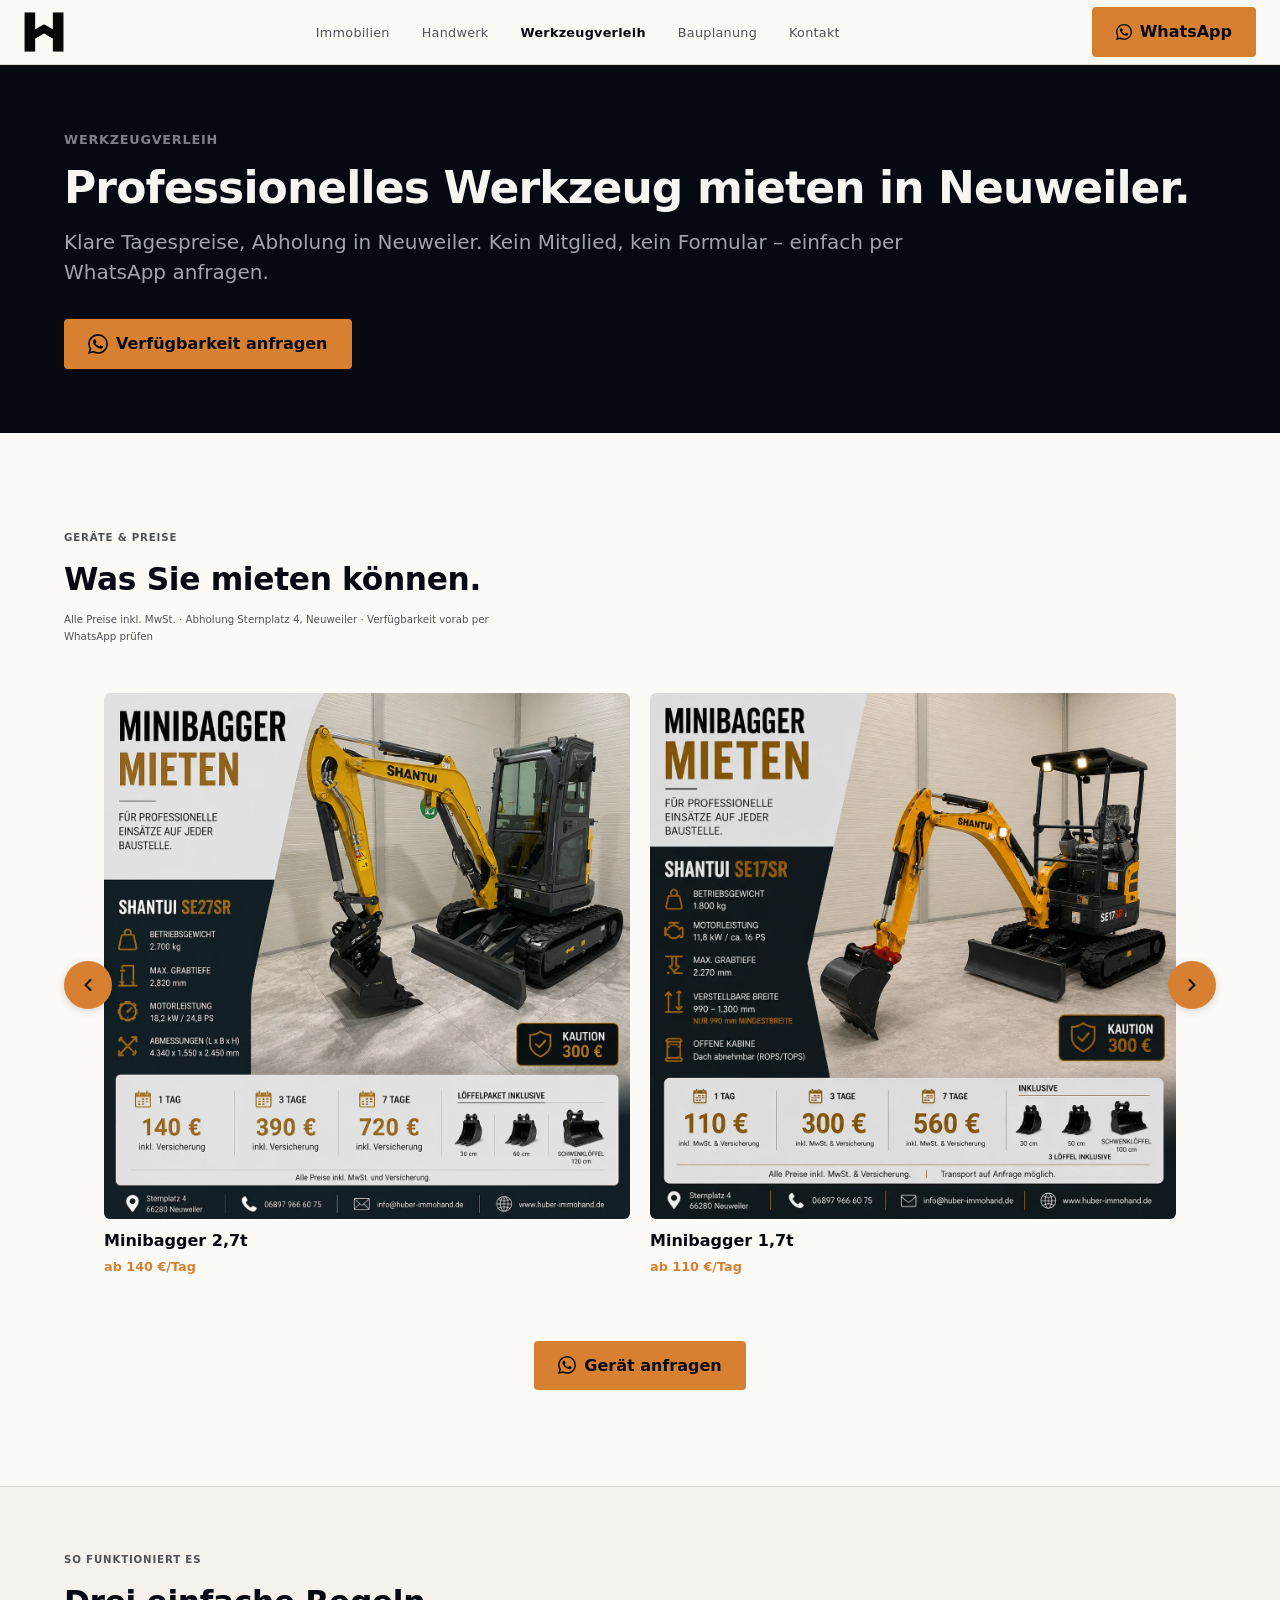
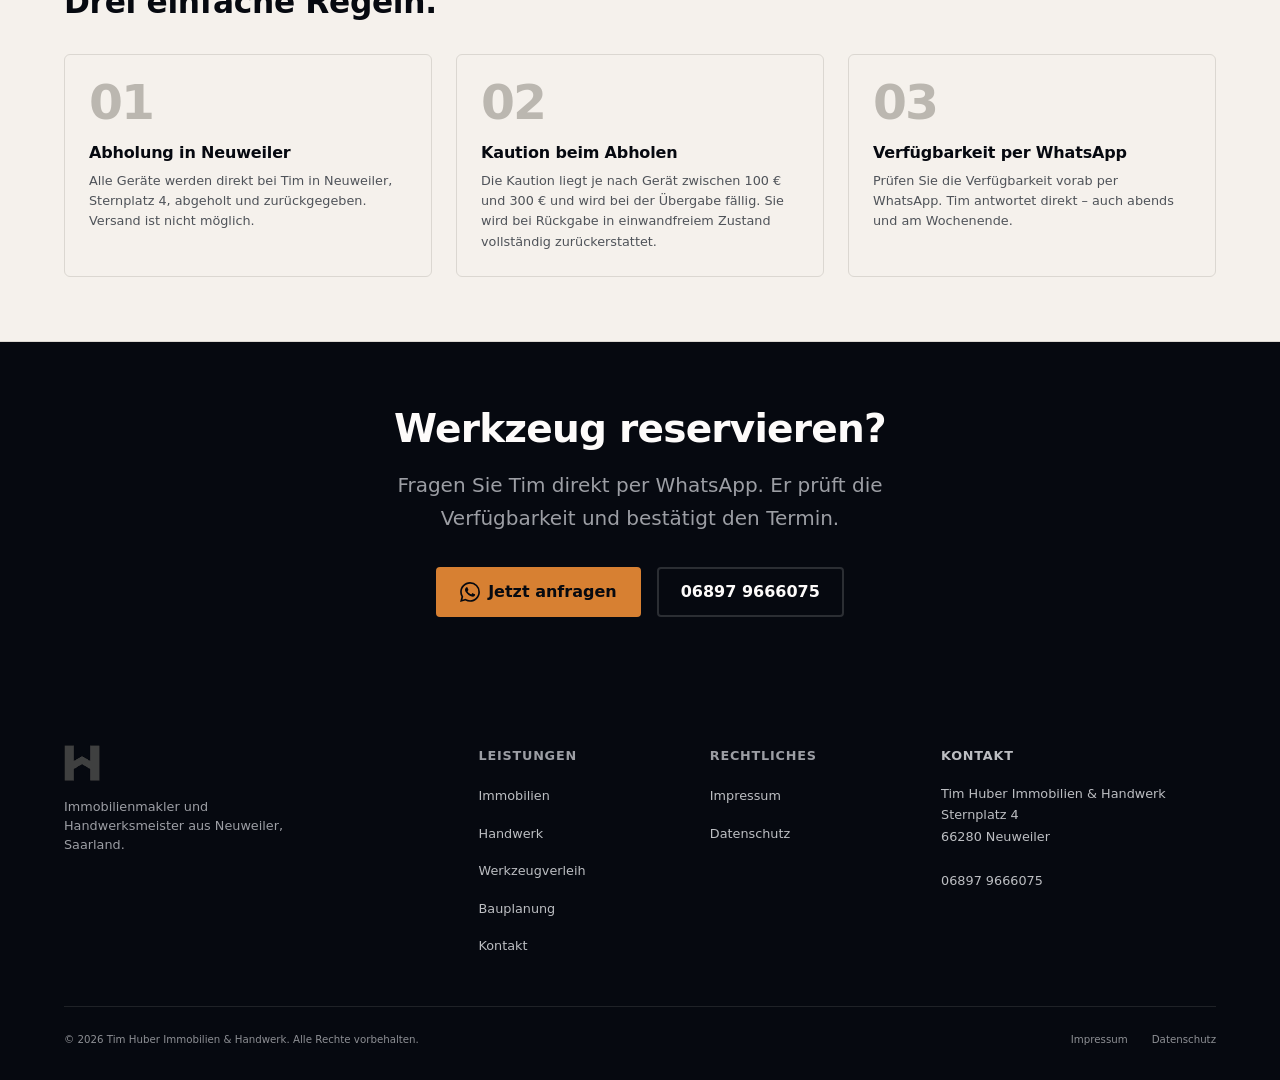
<file: werkzeugverleih.html>
<!DOCTYPE html>
<html lang="de">
<head>
  <meta charset="UTF-8">
  <link rel="icon" href="favicon.ico">
  <meta name="viewport" content="width=device-width, initial-scale=1.0">

  <meta http-equiv="Content-Security-Policy"
        content="default-src 'none'; style-src 'self' https://fonts.googleapis.com 'unsafe-inline'; font-src 'self' https://fonts.gstatic.com; img-src 'self'; script-src 'self'; connect-src 'self'; form-action 'none';">
  <meta name="referrer" content="strict-origin-when-cross-origin">

  <title>Werkzeugverleih Neuweiler Saarland – Tim Huber</title>
  <meta name="description" content="Werkzeugverleih in Neuweiler, Saarland: Bohrmaschine, Kreissäge, Hochdruckreiniger und mehr mieten. Klare Tagespreise, flexible Abholung – jetzt per WhatsApp anfragen.">
  <link rel="canonical" href="https://tchitcho119.github.io/timhuber-website/werkzeugverleih.html">

  <meta property="og:type"        content="website">
  <meta property="og:title"       content="Werkzeugverleih Neuweiler – Tim Huber">
  <meta property="og:description" content="Professionelles Werkzeug mieten in Neuweiler. Klare Tagespreise, Abholung vor Ort.">
  <meta property="og:url"         content="https://tchitcho119.github.io/timhuber-website/werkzeugverleih.html">
  <meta property="og:image"       content="https://tchitcho119.github.io/timhuber-website/img/th-logo.webp">
  <meta property="og:locale"      content="de_DE">

  <link rel="stylesheet" href="css/tokens.css?v=2">
  <link rel="stylesheet" href="css/base.css?v=2">
  <link rel="stylesheet" href="css/components.css?v=2">
  <link rel="stylesheet" href="css/layout.css?v=2">

  <style>
    /* ── Carousel ── */
    .carousel-outer {
      position: relative;
      padding: 0 40px;
      margin-top: var(--space-12);
    }
    .carousel-track-wrap {
      overflow: hidden;
      touch-action: pan-y;
    }
    .carousel-track {
      display: flex;
      gap: 20px;
      transition: transform 420ms cubic-bezier(0.25, 0, 0.1, 1);
      will-change: transform;
      user-select: none;
      -webkit-user-select: none;
    }
    .carousel-card {
      flex: 0 0 calc((100% - 20px) / 2);
      min-width: 0;
    }
    @media (max-width: 639px) {
      .carousel-outer { padding: 0; }
      .carousel-card  { flex: 0 0 88%; }
    }
    .carousel-img {
      aspect-ratio: 1 / 1;
      overflow: hidden;
      border-radius: var(--radius-md);
      background: var(--c-surface);
    }
    .carousel-img img {
      width: 100%;
      height: 100%;
      object-fit: cover;
    }
    .carousel-card-label {
      padding-top: var(--space-3);
    }
    .carousel-name {
      font-family: var(--font-heading);
      font-size: var(--text-base);
      font-weight: 700;
      color: var(--c-text);
      line-height: 1.3;
    }
    .carousel-price {
      font-family: var(--font-heading);
      font-size: var(--text-sm);
      font-weight: 600;
      color: var(--c-accent);
      margin-top: var(--space-1);
    }
    .carousel-btn {
      position: absolute;
      top: calc(50% - 24px);
      width: 48px;
      height: 48px;
      border-radius: 50%;
      background: var(--c-accent);
      border: none;
      cursor: pointer;
      display: flex;
      align-items: center;
      justify-content: center;
      z-index: 2;
      transition: background 180ms ease-out, opacity 180ms;
      color: oklch(18% 0.01 265);
      box-shadow: 0 2px 8px oklch(0% 0 0 / 0.15);
    }
    .carousel-btn:hover:not(:disabled) { background: oklch(60% 0.14 58); }
    .carousel-btn:disabled { opacity: 0.25; cursor: default; pointer-events: none; }
    .carousel-btn-prev { left: 0; }
    .carousel-btn-next { right: 0; }
    @media (max-width: 639px) {
      .carousel-btn-prev,
      .carousel-btn-next { display: none; }
      .carousel-nav-row .carousel-btn { position: static; top: auto; }
      .carousel-nav-row {
        display: flex;
        gap: var(--space-3);
        justify-content: center;
        margin-top: var(--space-6);
      }
    }
    @media (min-width: 640px) {
      .carousel-nav-row { display: none; }
    }
    .carousel-cta {
      text-align: center;
      margin-top: var(--space-16);
    }
    /* ── Bedingungen ── */
    .bedingung-grid {
      display: grid;
      gap: var(--space-6);
      grid-template-columns: 1fr;
    }
    @media (min-width: 640px) {
      .bedingung-grid { grid-template-columns: repeat(3, 1fr); }
    }
    .bedingung-item {
      background: var(--c-surface);
      border: 1px solid var(--c-border);
      border-radius: var(--radius-md);
      padding: var(--space-6);
    }
    .bedingung-num {
      font-family: var(--font-heading);
      font-size: var(--text-3xl);
      font-weight: 800;
      color: var(--c-border-dark);
      letter-spacing: -0.04em;
      line-height: 1;
      margin-bottom: var(--space-4);
    }
    .bedingung-title {
      font-family: var(--font-heading);
      font-size: var(--text-base);
      font-weight: 700;
      color: var(--c-text);
      margin-bottom: var(--space-2);
    }
    .bedingung-desc {
      font-size: var(--text-sm);
      color: var(--c-text-muted);
      line-height: 1.6;
    }
  </style>

  <script type="application/ld+json">
  {
    "@context": "https://schema.org",
    "@graph": [
      {
        "@type": "LocalBusiness",
        "@id": "https://tchitcho119.github.io/timhuber-website/#business",
        "name": "Tim Huber Immobilien & Handwerk",
        "url": "https://tchitcho119.github.io/timhuber-website/",
        "telephone": "+4968979666075",
        "address": {
          "@type": "PostalAddress",
          "streetAddress": "Sternplatz 4",
          "addressLocality": "Neuweiler",
          "postalCode": "66280",
          "addressCountry": "DE"
        },
        "areaServed": [
          { "@type": "State", "name": "Saarland" }
        ]
      },
      {
        "@type": "BreadcrumbList",
        "itemListElement": [
          { "@type": "ListItem", "position": 1, "name": "Startseite", "item": "https://tchitcho119.github.io/timhuber-website/" },
          { "@type": "ListItem", "position": 2, "name": "Werkzeugverleih", "item": "https://tchitcho119.github.io/timhuber-website/werkzeugverleih.html" }
        ]
      }
    ]
  }
  </script>
</head>

<body>

  <a class="skip-link" href="#main-content">Zum Inhalt springen</a>

  <nav class="nav" role="navigation" aria-label="Hauptnavigation">
    <div class="nav-inner">
      <a href="index.html" class="nav-logo" aria-label="Tim Huber Immobilien & Handwerk – Startseite">
        <img src="img/th-logo.webp" alt="TH" width="40" height="40">
      </a>
      <ul class="nav-links" role="list">
        <li><a href="immobilien.html"      class="nav-link">Immobilien</a></li>
        <li><a href="handwerk.html"        class="nav-link">Handwerk</a></li>
        <li><a href="werkzeugverleih.html" class="nav-link" aria-current="page">Werkzeugverleih</a></li>
        <li><a href="bauplanung.html"      class="nav-link">Bauplanung</a></li>
        <li><a href="kontakt.html"         class="nav-link">Kontakt</a></li>
      </ul>
      <a href="https://wa.me/4968979666075?text=Hallo%2C%20ich%20m%C3%B6chte%20Werkzeug%20mieten."
         class="btn-primary nav-cta" target="_blank" rel="noopener noreferrer" aria-label="WhatsApp-Nachricht senden">
        <svg width="16" height="16" viewBox="0 0 24 24" fill="currentColor" aria-hidden="true" focusable="false"><path d="M17.472 14.382c-.297-.149-1.758-.867-2.03-.967-.273-.099-.471-.148-.67.15-.197.297-.767.966-.94 1.164-.173.199-.347.223-.644.075-.297-.15-1.255-.463-2.39-1.475-.883-.788-1.48-1.761-1.653-2.059-.173-.297-.018-.458.13-.606.134-.133.298-.347.446-.52.149-.174.198-.298.298-.497.099-.198.05-.371-.025-.52-.075-.149-.669-1.612-.916-2.207-.242-.579-.487-.5-.669-.51-.173-.008-.371-.01-.57-.01-.198 0-.52.074-.792.372-.272.297-1.04 1.016-1.04 2.479 0 1.462 1.065 2.875 1.213 3.074.149.198 2.096 3.2 5.077 4.487.709.306 1.262.489 1.694.625.712.227 1.36.195 1.871.118.571-.085 1.758-.719 2.006-1.413.248-.694.248-1.289.173-1.413-.074-.124-.272-.198-.57-.347m-5.421 7.403h-.004a9.87 9.87 0 01-5.031-1.378l-.361-.214-3.741.982.998-3.648-.235-.374a9.86 9.86 0 01-1.51-5.26c.001-5.45 4.436-9.884 9.888-9.884 2.64 0 5.122 1.03 6.988 2.898a9.825 9.825 0 012.893 6.994c-.003 5.45-4.437 9.884-9.885 9.884m8.413-18.297A11.815 11.815 0 0012.05 0C5.495 0 .16 5.335.157 11.892c0 2.096.547 4.142 1.588 5.945L.057 24l6.305-1.654a11.882 11.882 0 005.683 1.448h.005c6.554 0 11.89-5.335 11.893-11.893a11.821 11.821 0 00-3.48-8.413z"/></svg>
        WhatsApp
      </a>
      <button class="nav-toggle" aria-label="Menü öffnen" aria-expanded="false" aria-controls="nav-mobile">
        <span aria-hidden="true"></span>
        <span aria-hidden="true"></span>
        <span aria-hidden="true"></span>
      </button>
    </div>
    <div class="nav-overlay" id="nav-mobile" aria-label="Mobile Navigation">
      <a href="immobilien.html"      class="nav-link">Immobilien</a>
      <a href="handwerk.html"        class="nav-link">Handwerk</a>
      <a href="werkzeugverleih.html" class="nav-link" aria-current="page">Werkzeugverleih</a>
      <a href="bauplanung.html"      class="nav-link">Bauplanung</a>
      <a href="kontakt.html"         class="nav-link">Kontakt</a>
      <a href="https://wa.me/4968979666075?text=Hallo%2C%20ich%20m%C3%B6chte%20Werkzeug%20mieten."
         class="btn-primary" target="_blank" rel="noopener noreferrer" style="margin-top:var(--space-2);align-self:flex-start;">
        <svg width="16" height="16" viewBox="0 0 24 24" fill="currentColor" aria-hidden="true" focusable="false"><path d="M17.472 14.382c-.297-.149-1.758-.867-2.03-.967-.273-.099-.471-.148-.67.15-.197.297-.767.966-.94 1.164-.173.199-.347.223-.644.075-.297-.15-1.255-.463-2.39-1.475-.883-.788-1.48-1.761-1.653-2.059-.173-.297-.018-.458.13-.606.134-.133.298-.347.446-.52.149-.174.198-.298.298-.497.099-.198.05-.371-.025-.52-.075-.149-.669-1.612-.916-2.207-.242-.579-.487-.5-.669-.51-.173-.008-.371-.01-.57-.01-.198 0-.52.074-.792.372-.272.297-1.04 1.016-1.04 2.479 0 1.462 1.065 2.875 1.213 3.074.149.198 2.096 3.2 5.077 4.487.709.306 1.262.489 1.694.625.712.227 1.36.195 1.871.118.571-.085 1.758-.719 2.006-1.413.248-.694.248-1.289.173-1.413-.074-.124-.272-.198-.57-.347m-5.421 7.403h-.004a9.87 9.87 0 01-5.031-1.378l-.361-.214-3.741.982.998-3.648-.235-.374a9.86 9.86 0 01-1.51-5.26c.001-5.45 4.436-9.884 9.888-9.884 2.64 0 5.122 1.03 6.988 2.898a9.825 9.825 0 012.893 6.994c-.003 5.45-4.437 9.884-9.885 9.884m8.413-18.297A11.815 11.815 0 0012.05 0C5.495 0 .16 5.335.157 11.892c0 2.096.547 4.142 1.588 5.945L.057 24l6.305-1.654a11.882 11.882 0 005.683 1.448h.005c6.554 0 11.89-5.335 11.893-11.893a11.821 11.821 0 00-3.48-8.413z"/></svg>
        Jetzt anfragen
      </a>
    </div>
  </nav>

  <main id="main-content">

    <header class="page-header">
      <div class="container">
        <p class="text-muted" style="font-size:var(--text-sm);font-family:var(--font-heading);font-weight:600;letter-spacing:0.06em;text-transform:uppercase;margin-bottom:var(--space-3);">Werkzeugverleih</p>
        <h1>Professionelles Werkzeug mieten in Neuweiler.</h1>
        <p class="text-lead" style="margin-top:var(--space-3);margin-bottom:var(--space-8);">Klare Tagespreise, Abholung in Neuweiler. Kein Mitglied, kein Formular – einfach per WhatsApp anfragen.</p>
        <a href="https://wa.me/4968979666075?text=Hallo%2C%20ich%20m%C3%B6chte%20Werkzeug%20mieten.%20Welche%20Ger%C3%A4te%20sind%20verf%C3%BCgbar%3F"
           class="btn-primary" target="_blank" rel="noopener noreferrer">
          <svg width="20" height="20" viewBox="0 0 24 24" fill="currentColor" aria-hidden="true" focusable="false"><path d="M17.472 14.382c-.297-.149-1.758-.867-2.03-.967-.273-.099-.471-.148-.67.15-.197.297-.767.966-.94 1.164-.173.199-.347.223-.644.075-.297-.15-1.255-.463-2.39-1.475-.883-.788-1.48-1.761-1.653-2.059-.173-.297-.018-.458.13-.606.134-.133.298-.347.446-.52.149-.174.198-.298.298-.497.099-.198.05-.371-.025-.52-.075-.149-.669-1.612-.916-2.207-.242-.579-.487-.5-.669-.51-.173-.008-.371-.01-.57-.01-.198 0-.52.074-.792.372-.272.297-1.04 1.016-1.04 2.479 0 1.462 1.065 2.875 1.213 3.074.149.198 2.096 3.2 5.077 4.487.709.306 1.262.489 1.694.625.712.227 1.36.195 1.871.118.571-.085 1.758-.719 2.006-1.413.248-.694.248-1.289.173-1.413-.074-.124-.272-.198-.57-.347m-5.421 7.403h-.004a9.87 9.87 0 01-5.031-1.378l-.361-.214-3.741.982.998-3.648-.235-.374a9.86 9.86 0 01-1.51-5.26c.001-5.45 4.436-9.884 9.888-9.884 2.64 0 5.122 1.03 6.988 2.898a9.825 9.825 0 012.893 6.994c-.003 5.45-4.437 9.884-9.885 9.884m8.413-18.297A11.815 11.815 0 0012.05 0C5.495 0 .16 5.335.157 11.892c0 2.096.547 4.142 1.588 5.945L.057 24l6.305-1.654a11.882 11.882 0 005.683 1.448h.005c6.554 0 11.89-5.335 11.893-11.893a11.821 11.821 0 00-3.48-8.413z"/></svg>
          Verfügbarkeit anfragen
        </a>
      </div>
    </header>

    <!-- Geräte & Preise -->
    <section class="section-lg" aria-labelledby="preise-heading">
      <div class="container">
        <p style="font-family:var(--font-heading);font-size:var(--text-xs);font-weight:700;letter-spacing:0.08em;text-transform:uppercase;color:var(--c-text-muted);margin-bottom:var(--space-4);">Geräte &amp; Preise</p>
        <h2 id="preise-heading" style="margin-bottom:var(--space-3);">Was Sie mieten können.</h2>
        <p style="font-size:var(--text-xs);color:var(--c-text-muted);margin-bottom:var(--space-8);">Alle Preise inkl. MwSt. · Abholung Sternplatz 4, Neuweiler · Verfügbarkeit vorab per WhatsApp prüfen</p>

        <div class="carousel-outer" aria-label="Gerätekatalog" role="region">
          <button id="carousel-prev" class="carousel-btn carousel-btn-prev" aria-label="Vorheriges Gerät">
            <svg width="20" height="20" viewBox="0 0 24 24" fill="none" stroke="currentColor" stroke-width="2.5" stroke-linecap="round" stroke-linejoin="round" aria-hidden="true"><polyline points="15 18 9 12 15 6"/></svg>
          </button>
          <div class="carousel-track-wrap">
            <div id="carousel-track" class="carousel-track">

              <article class="carousel-card">
                <div class="carousel-img">
                  <img src="img/werkzeug/minibagger-27t.webp" alt="Minibagger 2,7t Shantui SE27SR" width="400" height="300" loading="lazy">
                </div>
                <div class="carousel-card-label">
                  <p class="carousel-name">Minibagger 2,7t</p>
                  <p class="carousel-price">ab 140 €/Tag</p>
                </div>
              </article>

              <article class="carousel-card">
                <div class="carousel-img">
                  <img src="img/werkzeug/minibagger-17t.webp" alt="Minibagger 1,7t Shantui SE17SR" width="400" height="300" loading="lazy">
                </div>
                <div class="carousel-card-label">
                  <p class="carousel-name">Minibagger 1,7t</p>
                  <p class="carousel-price">ab 110 €/Tag</p>
                </div>
              </article>

              <article class="carousel-card">
                <div class="carousel-img">
                  <img src="img/werkzeug/ruettelplatte.webp" alt="Rüttelplatte Baumaxx HVP30/35" width="400" height="300" loading="lazy">
                </div>
                <div class="carousel-card-label">
                  <p class="carousel-name">Rüttelplatte</p>
                  <p class="carousel-price">ab 50 €/Tag</p>
                </div>
              </article>

              <article class="carousel-card">
                <div class="carousel-img">
                  <img src="img/werkzeug/tieflader.webp" alt="Tieflader IFOR Williams GX125HD" width="400" height="300" loading="lazy">
                </div>
                <div class="carousel-card-label">
                  <p class="carousel-name">Tieflader</p>
                  <p class="carousel-price">ab 60 €/Tag</p>
                </div>
              </article>

              <article class="carousel-card">
                <div class="carousel-img">
                  <img src="img/werkzeug/abbruchhammer.webp" alt="Bosch Abbruchhammer GSH 27 VC" width="400" height="300" loading="lazy">
                </div>
                <div class="carousel-card-label">
                  <p class="carousel-name">Abbruchhammer</p>
                  <p class="carousel-price">ab 60 €/Tag</p>
                </div>
              </article>

              <article class="carousel-card">
                <div class="carousel-img">
                  <img src="img/werkzeug/schuttrutsche.webp" alt="Schuttrutsche 11 m" width="400" height="300" loading="lazy">
                </div>
                <div class="carousel-card-label">
                  <p class="carousel-name">Schuttrutsche 11 m</p>
                  <p class="carousel-price">ab 30 €/Tag</p>
                </div>
              </article>

              <article class="carousel-card">
                <div class="carousel-img">
                  <img src="img/werkzeug/steinsaege.webp" alt="Steinsäge RUBI DX 350" width="400" height="300" loading="lazy">
                </div>
                <div class="carousel-card-label">
                  <p class="carousel-name">Steinsäge RUBI DX 350</p>
                  <p class="carousel-price">ab 50 €/Tag</p>
                </div>
              </article>

              <article class="carousel-card">
                <div class="carousel-img">
                  <img src="img/werkzeug/dachaufzug.webp" alt="Dachdeckeraufzug Fixlift 250" width="400" height="300" loading="lazy">
                </div>
                <div class="carousel-card-label">
                  <p class="carousel-name">Dachdeckeraufzug</p>
                  <p class="carousel-price">ab 90 €/Tag</p>
                </div>
              </article>

            </div>
          </div>
          <button id="carousel-next" class="carousel-btn carousel-btn-next" aria-label="Nächstes Gerät">
            <svg width="20" height="20" viewBox="0 0 24 24" fill="none" stroke="currentColor" stroke-width="2.5" stroke-linecap="round" stroke-linejoin="round" aria-hidden="true"><polyline points="9 18 15 12 9 6"/></svg>
          </button>
          <!-- Mobile nav row -->
          <div class="carousel-nav-row" aria-hidden="true">
            <button class="carousel-btn" id="carousel-prev-m" aria-label="Vorheriges Gerät">
              <svg width="20" height="20" viewBox="0 0 24 24" fill="none" stroke="currentColor" stroke-width="2.5" stroke-linecap="round" stroke-linejoin="round"><polyline points="15 18 9 12 15 6"/></svg>
            </button>
            <button class="carousel-btn" id="carousel-next-m" aria-label="Nächstes Gerät">
              <svg width="20" height="20" viewBox="0 0 24 24" fill="none" stroke="currentColor" stroke-width="2.5" stroke-linecap="round" stroke-linejoin="round"><polyline points="9 18 15 12 9 6"/></svg>
            </button>
          </div>
        </div>

        <div class="carousel-cta">
          <a href="https://wa.me/4968979666075?text=Hallo%2C%20ich%20m%C3%B6chte%20ein%20Ger%C3%A4t%20mieten.%20Welche%20sind%20verf%C3%BCgbar%3F"
             class="btn-primary" target="_blank" rel="noopener noreferrer">
            <svg width="18" height="18" viewBox="0 0 24 24" fill="currentColor" aria-hidden="true" focusable="false"><path d="M17.472 14.382c-.297-.149-1.758-.867-2.03-.967-.273-.099-.471-.148-.67.15-.197.297-.767.966-.94 1.164-.173.199-.347.223-.644.075-.297-.15-1.255-.463-2.39-1.475-.883-.788-1.48-1.761-1.653-2.059-.173-.297-.018-.458.13-.606.134-.133.298-.347.446-.52.149-.174.198-.298.298-.497.099-.198.05-.371-.025-.52-.075-.149-.669-1.612-.916-2.207-.242-.579-.487-.5-.669-.51-.173-.008-.371-.01-.57-.01-.198 0-.52.074-.792.372-.272.297-1.04 1.016-1.04 2.479 0 1.462 1.065 2.875 1.213 3.074.149.198 2.096 3.2 5.077 4.487.709.306 1.262.489 1.694.625.712.227 1.36.195 1.871.118.571-.085 1.758-.719 2.006-1.413.248-.694.248-1.289.173-1.413-.074-.124-.272-.198-.57-.347m-5.421 7.403h-.004a9.87 9.87 0 01-5.031-1.378l-.361-.214-3.741.982.998-3.648-.235-.374a9.86 9.86 0 01-1.51-5.26c.001-5.45 4.436-9.884 9.888-9.884 2.64 0 5.122 1.03 6.988 2.898a9.825 9.825 0 012.893 6.994c-.003 5.45-4.437 9.884-9.885 9.884m8.413-18.297A11.815 11.815 0 0012.05 0C5.495 0 .16 5.335.157 11.892c0 2.096.547 4.142 1.588 5.945L.057 24l6.305-1.654a11.882 11.882 0 005.683 1.448h.005c6.554 0 11.89-5.335 11.893-11.893a11.821 11.821 0 00-3.48-8.413z"/></svg>
            Gerät anfragen
          </a>
        </div>

      </div>
    </section>

    <!-- Bedingungen -->
    <section class="section-md" style="background:var(--c-surface);border-top:1px solid var(--c-border);border-bottom:1px solid var(--c-border);" aria-labelledby="bedingungen-heading">
      <div class="container">
        <p style="font-family:var(--font-heading);font-size:var(--text-xs);font-weight:700;letter-spacing:0.08em;text-transform:uppercase;color:var(--c-text-muted);margin-bottom:var(--space-4);">So funktioniert es</p>
        <h2 id="bedingungen-heading" style="margin-bottom:var(--space-8);">Drei einfache Regeln.</h2>
        <div class="bedingung-grid">
          <div class="bedingung-item">
            <p class="bedingung-num" aria-hidden="true">01</p>
            <h3 class="bedingung-title">Abholung in Neuweiler</h3>
            <p class="bedingung-desc">Alle Geräte werden direkt bei Tim in Neuweiler, Sternplatz 4, abgeholt und zurückgegeben. Versand ist nicht möglich.</p>
          </div>
          <div class="bedingung-item">
            <p class="bedingung-num" aria-hidden="true">02</p>
            <h3 class="bedingung-title">Kaution beim Abholen</h3>
            <p class="bedingung-desc">Die Kaution liegt je nach Gerät zwischen 100 € und 300 € und wird bei der Übergabe fällig. Sie wird bei Rückgabe in einwandfreiem Zustand vollständig zurückerstattet.</p>
          </div>
          <div class="bedingung-item">
            <p class="bedingung-num" aria-hidden="true">03</p>
            <h3 class="bedingung-title">Verfügbarkeit per WhatsApp</h3>
            <p class="bedingung-desc">Prüfen Sie die Verfügbarkeit vorab per WhatsApp. Tim antwortet direkt – auch abends und am Wochenende.</p>
          </div>
        </div>
      </div>
    </section>

    <!-- CTA -->
    <section class="cta-section" aria-labelledby="cta-heading">
      <div class="container">
        <h2 id="cta-heading">Werkzeug reservieren?</h2>
        <p>Fragen Sie Tim direkt per WhatsApp. Er prüft die Verfügbarkeit und bestätigt den Termin.</p>
        <div class="hero-actions" style="justify-content:center;margin-top:var(--space-8);">
          <a href="https://wa.me/4968979666075?text=Hallo%2C%20ich%20m%C3%B6chte%20Werkzeug%20mieten.%20Welche%20Ger%C3%A4te%20sind%20verf%C3%BCgbar%3F"
             class="btn-primary" target="_blank" rel="noopener noreferrer">
            <svg width="20" height="20" viewBox="0 0 24 24" fill="currentColor" aria-hidden="true" focusable="false"><path d="M17.472 14.382c-.297-.149-1.758-.867-2.03-.967-.273-.099-.471-.148-.67.15-.197.297-.767.966-.94 1.164-.173.199-.347.223-.644.075-.297-.15-1.255-.463-2.39-1.475-.883-.788-1.48-1.761-1.653-2.059-.173-.297-.018-.458.13-.606.134-.133.298-.347.446-.52.149-.174.198-.298.298-.497.099-.198.05-.371-.025-.52-.075-.149-.669-1.612-.916-2.207-.242-.579-.487-.5-.669-.51-.173-.008-.371-.01-.57-.01-.198 0-.52.074-.792.372-.272.297-1.04 1.016-1.04 2.479 0 1.462 1.065 2.875 1.213 3.074.149.198 2.096 3.2 5.077 4.487.709.306 1.262.489 1.694.625.712.227 1.36.195 1.871.118.571-.085 1.758-.719 2.006-1.413.248-.694.248-1.289.173-1.413-.074-.124-.272-.198-.57-.347m-5.421 7.403h-.004a9.87 9.87 0 01-5.031-1.378l-.361-.214-3.741.982.998-3.648-.235-.374a9.86 9.86 0 01-1.51-5.26c.001-5.45 4.436-9.884 9.888-9.884 2.64 0 5.122 1.03 6.988 2.898a9.825 9.825 0 012.893 6.994c-.003 5.45-4.437 9.884-9.885 9.884m8.413-18.297A11.815 11.815 0 0012.05 0C5.495 0 .16 5.335.157 11.892c0 2.096.547 4.142 1.588 5.945L.057 24l6.305-1.654a11.882 11.882 0 005.683 1.448h.005c6.554 0 11.89-5.335 11.893-11.893a11.821 11.821 0 00-3.48-8.413z"/></svg>
            Jetzt anfragen
          </a>
          <a href="tel:+4968979666075" class="btn-secondary" style="color:var(--c-text-light);border-color:oklch(30% 0.010 265);">06897 9666075</a>
        </div>
      </div>
    </section>

  </main>

  <footer class="footer" role="contentinfo">
    <div class="footer-inner">
      <div class="footer-grid">
        <div class="footer-brand">
          <img src="img/th-logo.webp" alt="Tim Huber Immobilien & Handwerk" width="40" height="40">
          <p class="footer-tagline">Immobilienmakler und Handwerksmeister aus Neuweiler, Saarland.</p>
        </div>
        <nav aria-label="Leistungen">
          <p class="footer-heading">Leistungen</p>
          <ul class="footer-links" role="list">
            <li><a href="immobilien.html"      class="footer-link">Immobilien</a></li>
            <li><a href="handwerk.html"         class="footer-link">Handwerk</a></li>
            <li><a href="werkzeugverleih.html"  class="footer-link">Werkzeugverleih</a></li>
            <li><a href="bauplanung.html"        class="footer-link">Bauplanung</a></li>
            <li><a href="kontakt.html"           class="footer-link">Kontakt</a></li>
          </ul>
        </nav>
        <nav aria-label="Rechtliches">
          <p class="footer-heading">Rechtliches</p>
          <ul class="footer-links" role="list">
            <li><a href="impressum.html"   class="footer-link">Impressum</a></li>
            <li><a href="datenschutz.html" class="footer-link">Datenschutz</a></li>
          </ul>
        </nav>
        <address class="footer-contact" style="font-style:normal;">
          <p class="footer-heading">Kontakt</p>
          <p>Tim Huber Immobilien &amp; Handwerk<br>Sternplatz 4<br>66280 Neuweiler<br><br><a href="tel:+4968979666075">06897 9666075</a></p>
        </address>
      </div>
      <div class="footer-bottom">
        <p class="footer-copy">&copy; 2026 Tim Huber Immobilien &amp; Handwerk. Alle Rechte vorbehalten.</p>
        <nav class="footer-legal" aria-label="Rechtliche Links">
          <a href="impressum.html"   class="footer-link">Impressum</a>
          <a href="datenschutz.html" class="footer-link">Datenschutz</a>
        </nav>
      </div>
    </div>
  </footer>

  <a href="https://wa.me/4968979666075?text=Hallo%2C%20ich%20m%C3%B6chte%20Werkzeug%20mieten."
     class="whatsapp-sticky" target="_blank" rel="noopener noreferrer"
     aria-label="WhatsApp-Nachricht an Tim Huber senden">
    <svg viewBox="0 0 24 24" aria-hidden="true" focusable="false"><path d="M17.472 14.382c-.297-.149-1.758-.867-2.03-.967-.273-.099-.471-.148-.67.15-.197.297-.767.966-.94 1.164-.173.199-.347.223-.644.075-.297-.15-1.255-.463-2.39-1.475-.883-.788-1.48-1.761-1.653-2.059-.173-.297-.018-.458.13-.606.134-.133.298-.347.446-.52.149-.174.198-.298.298-.497.099-.198.05-.371-.025-.52-.075-.149-.669-1.612-.916-2.207-.242-.579-.487-.5-.669-.51-.173-.008-.371-.01-.57-.01-.198 0-.52.074-.792.372-.272.297-1.04 1.016-1.04 2.479 0 1.462 1.065 2.875 1.213 3.074.149.198 2.096 3.2 5.077 4.487.709.306 1.262.489 1.694.625.712.227 1.36.195 1.871.118.571-.085 1.758-.719 2.006-1.413.248-.694.248-1.289.173-1.413-.074-.124-.272-.198-.57-.347m-5.421 7.403h-.004a9.87 9.87 0 01-5.031-1.378l-.361-.214-3.741.982.998-3.648-.235-.374a9.86 9.86 0 01-1.51-5.26c.001-5.45 4.436-9.884 9.888-9.884 2.64 0 5.122 1.03 6.988 2.898a9.825 9.825 0 012.893 6.994c-.003 5.45-4.437 9.884-9.885 9.884m8.413-18.297A11.815 11.815 0 0012.05 0C5.495 0 .16 5.335.157 11.892c0 2.096.547 4.142 1.588 5.945L.057 24l6.305-1.654a11.882 11.882 0 005.683 1.448h.005c6.554 0 11.89-5.335 11.893-11.893a11.821 11.821 0 00-3.48-8.413z"/></svg>
  </a>

  <script src="js/nav.js" defer></script>
  <script src="js/carousel.js" defer></script>
</body>
</html>
</file>
<file: css/tokens.css>
/* ==========================================================================
   TOKENS — Tim Huber Immobilien & Handwerk
   Quelle: 03-Design/DESIGN.md
   Änderungen hier wirken auf alle Seiten.
   ========================================================================== */

@import url('https://fonts.googleapis.com/css2?family=Archivo:wght@400;500;600;700;800&family=Space+Grotesk:wght@300;400;500;600;700&display=swap');

:root {

  /* ------------------------------------------------------------------
     Farben (OKLCH — kein #000, kein #fff)
     ------------------------------------------------------------------ */

  /* Hintergründe */
  --c-bg:        oklch(98.5% 0.006 75);   /* Warme Cream */
  --c-surface:   oklch(96%   0.008 75);   /* Karten */
  --c-surface-2: oklch(93%   0.010 75);   /* Hover-Flächen */

  /* Text */
  --c-text:       oklch(14%  0.016 265);  /* Tiefes Anthrazit */
  --c-text-muted: oklch(44%  0.012 265);  /* Sekundärtext */
  --c-text-light: oklch(99%  0.003 75);   /* Text auf dunklem BG */

  /* Akzent — Warm Amber (einzige Signalfarbe) */
  --c-accent:      oklch(68% 0.14 58);    /* WhatsApp-Button, primärer CTA */
  --c-accent-dark: oklch(60% 0.13 58);    /* Hover */
  --c-accent-text: oklch(14% 0.016 265);  /* Text auf Amber */

  /* Struktur */
  --c-border:      oklch(88% 0.009 75);
  --c-border-dark: oklch(78% 0.010 75);

  /* Semantisch */
  --c-success: oklch(62% 0.13 145);  /* Verfügbar */
  --c-sold:    oklch(55% 0.09 265);  /* Vermietet/Verkauft */
  --c-error:   oklch(55% 0.18 25);   /* Fehler */

  /* ------------------------------------------------------------------
     Typografie
     ------------------------------------------------------------------ */

  --font-heading: 'Archivo', system-ui, sans-serif;
  --font-body:    'Space Grotesk', system-ui, sans-serif;

  /* Skala: 1.25 Major Third */
  --text-xs:   0.64rem;    /*  ~10px — Labels, Badges */
  --text-sm:   0.8rem;     /*  ~13px — Meta, Captions */
  --text-base: 1rem;       /*   16px — Fließtext */
  --text-md:   1.25rem;    /*   20px — Lead-Text */
  --text-lg:   1.563rem;   /*   25px — H3 */
  --text-xl:   1.953rem;   /*   31px — H2 */
  --text-2xl:  2.441rem;   /*   39px — H1 Seiten */
  --text-3xl:  3.052rem;   /*   49px — Hero Desktop */
  --text-4xl:  3.815rem;   /*   61px — Hero max */

  /* ------------------------------------------------------------------
     Spacing (4px-Basis)
     ------------------------------------------------------------------ */

  --space-1:  0.25rem;   /*   4px */
  --space-2:  0.5rem;    /*   8px */
  --space-3:  0.75rem;   /*  12px */
  --space-4:  1rem;      /*  16px */
  --space-6:  1.5rem;    /*  24px */
  --space-8:  2rem;      /*  32px */
  --space-12: 3rem;      /*  48px */
  --space-16: 4rem;      /*  64px */
  --space-24: 6rem;      /*  96px */
  --space-32: 8rem;      /* 128px */

  /* ------------------------------------------------------------------
     Layout
     ------------------------------------------------------------------ */

  --max-width:        1280px;
  --max-width-text:   720px;    /* Fließtext-Container */
  --max-width-narrow: 560px;    /* Formulare */
  --gutter:           var(--space-6);   /* Mobile */
  --gutter-md:        var(--space-8);   /* Tablet */
  --gutter-lg:        var(--space-16);  /* Desktop */

  /* ------------------------------------------------------------------
     Radien & Schatten
     ------------------------------------------------------------------ */

  --radius-sm: 4px;
  --radius-md: 6px;
  --radius-lg: 12px;

  --shadow-sm: 0 2px 8px oklch(0% 0 0 / 0.10);
  --shadow-md: 0 4px 16px oklch(0% 0 0 / 0.12);

  /* ------------------------------------------------------------------
     Motion
     ------------------------------------------------------------------ */

  --duration-fast:   120ms;
  --duration-base:   180ms;
  --duration-slow:   300ms;
  --ease-out:        cubic-bezier(0.16, 1, 0.3, 1);
}
</file>
<file: css/base.css>
/* ==========================================================================
   BASE — Reset, Body, Typografie-Grundlagen
   ========================================================================== */

/* Reset */
*, *::before, *::after {
  box-sizing: border-box;
  margin: 0;
  padding: 0;
}

/* Root */
html {
  font-size: 100%;          /* 16px Basis — nie kleiner setzen */
  -webkit-text-size-adjust: 100%;
  scroll-behavior: smooth;
}

body {
  background-color: var(--c-bg);
  color: var(--c-text);
  font-family: var(--font-body);
  font-size: var(--text-base);
  font-weight: 400;
  line-height: 1.6;
  min-height: 100dvh;
}

/* Typografie */
h1, h2, h3, h4, h5, h6 {
  font-family: var(--font-heading);
  font-weight: 700;
  line-height: 1.2;
  letter-spacing: -0.01em;
  color: var(--c-text);
}

h1 { font-size: var(--text-2xl); font-weight: 800; letter-spacing: -0.02em; }
h2 { font-size: var(--text-xl); }
h3 { font-size: var(--text-lg); }
h4 { font-size: var(--text-md); }

p {
  max-width: 70ch;
  line-height: 1.65;
}

p + p {
  margin-top: var(--space-4);
}

/* Links */
a {
  color: var(--c-text);
  text-decoration: underline;
  text-underline-offset: 3px;
  transition: color var(--duration-base) var(--ease-out);
}

a:hover {
  color: var(--c-accent-dark);
}

/* Externe Links */
a[target="_blank"],
a[rel~="noopener"] {
  /* Kein automatisches Icon — bewusste Entscheidung pro Element */
}

/* Bilder */
img, video {
  display: block;
  max-width: 100%;
  height: auto;
}

/* Listen (Reset für Navigation) */
ul, ol {
  list-style: none;
}

/* Formulare */
button, input, textarea, select {
  font: inherit;
}

button {
  cursor: pointer;
  border: none;
  background: none;
}

/* Fokus — sichtbar, kein outline:none */
:focus-visible {
  outline: 3px solid var(--c-accent);
  outline-offset: 3px;
  border-radius: var(--radius-sm);
}

/* Selektion */
::selection {
  background-color: oklch(68% 0.14 58 / 0.25);
  color: var(--c-text);
}

/* Utility — visuell versteckt, aber für Screenreader sichtbar */
.sr-only {
  position: absolute;
  width: 1px;
  height: 1px;
  padding: 0;
  margin: -1px;
  overflow: hidden;
  clip: rect(0, 0, 0, 0);
  white-space: nowrap;
  border-width: 0;
}

/* Skip-to-content (a11y) — pure CSS, kein JS */
.skip-link {
  position: absolute;
  top: 0;
  left: 0;
  padding: var(--space-3) var(--space-4);
  background: var(--c-accent);
  color: var(--c-accent-text);
  font-family: var(--font-heading);
  font-weight: 700;
  border-radius: 0 0 var(--radius-sm) 0;
  z-index: 999;
  text-decoration: none;
  clip: rect(0, 0, 0, 0);
  width: 1px;
  height: 1px;
  overflow: hidden;
  white-space: nowrap;
}
.skip-link:focus {
  clip: auto;
  width: auto;
  height: auto;
  overflow: visible;
}

/* Section-Abstände (Variation erzeugt Rhythmus) */
.section-sm { padding-block: var(--space-12); }
.section-md { padding-block: var(--space-16); }
.section-lg { padding-block: var(--space-24); }

/* Muted Text */
.text-muted { color: var(--c-text-muted); }

/* Lead */
.text-lead {
  font-size: var(--text-md);
  line-height: 1.5;
  color: var(--c-text-muted);
}
</file>
<file: css/components.css>
/* ==========================================================================
   COMPONENTS — Button, Karte, Navigation, Footer, WhatsApp-Sticky
   ========================================================================== */

/* ------------------------------------------------------------------
   BUTTON
   ------------------------------------------------------------------ */

/* Primary (Amber — nur WhatsApp-CTA, Von Restorff) */
.btn-primary {
  display: inline-flex;
  align-items: center;
  gap: var(--space-2);
  background: var(--c-accent);
  color: var(--c-accent-text);
  font-family: var(--font-heading);
  font-weight: 700;
  font-size: var(--text-base);
  padding: var(--space-3) var(--space-6);
  border-radius: var(--radius-sm);
  min-height: 48px;         /* Fitts's Law */
  min-width: 48px;
  text-decoration: none;
  white-space: nowrap;
  transition: background var(--duration-base) var(--ease-out);
}

.btn-primary:hover {
  background: var(--c-accent-dark);
  color: var(--c-accent-text);
}

.btn-primary:focus-visible {
  outline: 3px solid var(--c-accent);
  outline-offset: 3px;
}

/* Secondary (Outline — kein Amber) */
.btn-secondary {
  display: inline-flex;
  align-items: center;
  gap: var(--space-2);
  background: transparent;
  color: var(--c-text);
  font-family: var(--font-heading);
  font-weight: 600;
  font-size: var(--text-base);
  padding: calc(var(--space-3) - 2px) calc(var(--space-6) - 2px);
  border: 2px solid var(--c-border-dark);
  border-radius: var(--radius-sm);
  min-height: 48px;
  text-decoration: none;
  white-space: nowrap;
  transition:
    border-color var(--duration-base) var(--ease-out),
    background var(--duration-base) var(--ease-out);
}

.btn-secondary:hover {
  border-color: var(--c-text);
  background: var(--c-surface);
  color: var(--c-text);
}

/* ------------------------------------------------------------------
   BADGE / STATUS
   ------------------------------------------------------------------ */

.badge {
  display: inline-flex;
  align-items: center;
  gap: var(--space-1);
  font-family: var(--font-heading);
  font-size: var(--text-xs);
  font-weight: 600;
  letter-spacing: 0.04em;
  text-transform: uppercase;
  padding: var(--space-1) var(--space-3);
  border-radius: 100px;
  line-height: 1;
}

.badge-available {
  background: oklch(62% 0.13 145 / 0.12);
  color: oklch(38% 0.12 145);
}

.badge-sold {
  background: oklch(55% 0.09 265 / 0.10);
  color: oklch(40% 0.08 265);
}

.badge-reserved {
  background: oklch(68% 0.14 58 / 0.12);
  color: oklch(44% 0.12 58);
}

/* ------------------------------------------------------------------
   KARTE (Immobilien-Listing)
   Miller's Law: max. 6 Felder sichtbar
   ------------------------------------------------------------------ */

.card {
  background: var(--c-surface);
  border: 1px solid var(--c-border);
  border-radius: var(--radius-md);
  overflow: hidden;
  transition: background var(--duration-base) var(--ease-out);
}

.card:hover {
  background: var(--c-surface-2);
}

.card-image {
  aspect-ratio: 16 / 10;
  overflow: hidden;
  background: var(--c-surface-2);
}

.card-image img {
  width: 100%;
  height: 100%;
  object-fit: cover;
  transition: transform var(--duration-slow) var(--ease-out);
}

.card:hover .card-image img {
  transform: scale(1.03);
}

.card-body {
  padding: var(--space-6);
}

.card-meta {
  display: flex;
  align-items: center;
  justify-content: space-between;
  margin-bottom: var(--space-3);
}

.card-title {
  font-family: var(--font-heading);
  font-size: var(--text-lg);
  font-weight: 700;
  color: var(--c-text);
  margin-bottom: var(--space-2);
  text-decoration: none;
}

.card-title:hover {
  color: var(--c-text);
}

.card-price {
  font-family: var(--font-heading);
  font-size: var(--text-xl);
  font-weight: 800;
  color: var(--c-text);
  letter-spacing: -0.02em;
}

.card-specs {
  display: flex;
  flex-wrap: wrap;
  gap: var(--space-4);
  margin-top: var(--space-4);
  padding-top: var(--space-4);
  border-top: 1px solid var(--c-border);
}

.card-spec {
  display: flex;
  flex-direction: column;
  gap: var(--space-1);
}

.card-spec-label {
  font-size: var(--text-xs);
  font-weight: 500;
  color: var(--c-text-muted);
  text-transform: uppercase;
  letter-spacing: 0.05em;
}

.card-spec-value {
  font-size: var(--text-sm);
  font-weight: 600;
  color: var(--c-text);
}

/* ------------------------------------------------------------------
   NAVIGATION
   Hick's Law: max. 5 Punkte
   ------------------------------------------------------------------ */

.nav {
  position: sticky;
  top: 0;
  z-index: 50;
  background: var(--c-bg);
  border-bottom: 1px solid var(--c-border);
}

.nav-inner {
  display: flex;
  align-items: center;
  justify-content: space-between;
  height: 64px;
  padding-inline: var(--gutter);
  max-width: var(--max-width);
  margin-inline: auto;
}

.nav-logo {
  display: flex;
  align-items: center;
  text-decoration: none;
  flex-shrink: 0;
}

.nav-logo img {
  height: 40px;
  width: auto;
}

.nav-links {
  display: none;    /* Mobile: ausgeblendet */
  align-items: center;
  gap: var(--space-8);
}

.nav-link {
  font-family: var(--font-heading);
  font-size: var(--text-sm);
  font-weight: 500;
  color: var(--c-text-muted);
  text-decoration: none;
  letter-spacing: 0.02em;
  transition: color var(--duration-fast) var(--ease-out);
}

.nav-link:hover,
.nav-link[aria-current="page"] {
  color: var(--c-text);
}

.nav-link[aria-current="page"] {
  font-weight: 700;
}

/* CTA in Nav */
.nav-cta {
  display: none;
}

/* Hamburger (Mobile) */
.nav-toggle {
  display: flex;
  flex-direction: column;
  justify-content: center;
  gap: 5px;
  width: 48px;
  height: 48px;
  padding: var(--space-3);
  cursor: pointer;
  background: none;
  border: none;
}

.nav-toggle span {
  display: block;
  height: 2px;
  background: var(--c-text);
  border-radius: 2px;
  transition: transform var(--duration-base) var(--ease-out),
              opacity var(--duration-base) var(--ease-out);
}

/* Mobile Overlay */
.nav-overlay {
  display: none;
  position: fixed;
  inset: 64px 0 0 0;
  background: var(--c-bg);
  z-index: 49;
  padding: var(--space-8) var(--gutter);
  flex-direction: column;
  gap: var(--space-6);
  border-top: 1px solid var(--c-border);
}

.nav-overlay.is-open {
  display: flex;
}

.nav-overlay .nav-link {
  font-size: var(--text-md);
  font-weight: 600;
  color: var(--c-text);
  padding-block: var(--space-2);
  border-bottom: 1px solid var(--c-border);
}

/* Desktop: Links + CTA zeigen, Toggle verstecken */
@media (min-width: 768px) {
  .nav-links { display: flex; }
  .nav-cta   { display: flex; }
  .nav-toggle { display: none; }
}

/* ------------------------------------------------------------------
   FOOTER
   ------------------------------------------------------------------ */

.footer {
  background: var(--c-text);
  color: var(--c-text-light);
  padding-block: var(--space-16) var(--space-8);
}

.footer-inner {
  max-width: var(--max-width);
  margin-inline: auto;
  padding-inline: var(--gutter);
}

.footer-grid {
  display: grid;
  gap: var(--space-12);
  grid-template-columns: 1fr;
}

.footer-brand img {
  height: 36px;
  width: auto;
  margin-bottom: var(--space-4);
  opacity: 0.9;
  filter: brightness(10);  /* Anthrazit-Logo auf dunklem BG aufhellen */
}

.footer-tagline {
  font-size: var(--text-sm);
  color: oklch(70% 0.008 265);
  max-width: 30ch;
  line-height: 1.5;
}

.footer-heading {
  font-family: var(--font-heading);
  font-size: var(--text-sm);
  font-weight: 700;
  letter-spacing: 0.06em;
  text-transform: uppercase;
  color: oklch(70% 0.008 265);
  margin-bottom: var(--space-4);
}

.footer-links {
  display: flex;
  flex-direction: column;
  gap: var(--space-3);
}

.footer-link {
  font-size: var(--text-sm);
  color: oklch(80% 0.006 265);
  text-decoration: none;
  transition: color var(--duration-fast) var(--ease-out);
}

.footer-link:hover {
  color: var(--c-text-light);
}

.footer-contact p {
  font-size: var(--text-sm);
  color: oklch(80% 0.006 265);
  line-height: 1.7;
  max-width: none;
}

.footer-contact a {
  color: oklch(80% 0.006 265);
  text-decoration: none;
}

.footer-contact a:hover {
  color: var(--c-text-light);
}

.footer-bottom {
  margin-top: var(--space-12);
  padding-top: var(--space-6);
  border-top: 1px solid oklch(25% 0.010 265);
  display: flex;
  flex-wrap: wrap;
  gap: var(--space-4);
  align-items: center;
  justify-content: space-between;
}

.footer-copy {
  font-size: var(--text-xs);
  color: oklch(65% 0.008 265);
}

.footer-legal {
  display: flex;
  gap: var(--space-6);
}

.footer-legal a {
  font-size: var(--text-xs);
  color: oklch(65% 0.008 265);
  text-decoration: none;
}

.footer-legal a:hover {
  color: oklch(70% 0.008 265);
}

/* Footer Grid: 2 Spalten ab Tablet, 4 ab Desktop */
@media (min-width: 768px) {
  .footer-grid { grid-template-columns: 1fr 1fr; }
}

@media (min-width: 1024px) {
  .footer-grid { grid-template-columns: 2fr 1fr 1fr 1.5fr; }
  .footer-inner { padding-inline: var(--gutter-lg); }
}

/* ------------------------------------------------------------------
   WHATSAPP STICKY (Mobile)
   Fitts's Law: 56x56px, immer erreichbar
   Von Restorff: einziges Amber-Element auf der Seite
   ------------------------------------------------------------------ */

.whatsapp-sticky {
  position: fixed;
  bottom: var(--space-6);
  right: var(--space-6);
  z-index: 100;
  width: 56px;
  height: 56px;
  background: var(--c-accent);
  border-radius: 50%;
  display: flex;
  align-items: center;
  justify-content: center;
  text-decoration: none;
  box-shadow: 0 2px 8px oklch(0% 0 0 / 0.15);
  transition:
    background var(--duration-base) var(--ease-out),
    transform var(--duration-base) var(--ease-out);
}

.whatsapp-sticky:hover {
  background: var(--c-accent-dark);
  transform: scale(1.06);
}

.whatsapp-sticky:focus-visible {
  outline: 3px solid var(--c-accent);
  outline-offset: 3px;
}

.whatsapp-sticky svg {
  width: 28px;
  height: 28px;
  fill: var(--c-accent-text);
  flex-shrink: 0;
}

/* Desktop: Sticky ausblenden (Nav-CTA übernimmt) */
@media (min-width: 768px) {
  .whatsapp-sticky { display: none; }
}

/* ------------------------------------------------------------------
   VERTRAUENS-BADGES (Startseite)
   ------------------------------------------------------------------ */

.trust-bar {
  display: flex;
  flex-wrap: wrap;
  gap: var(--space-6);
  align-items: center;
}

.trust-item {
  display: flex;
  align-items: center;
  gap: var(--space-3);
}

.trust-icon {
  width: 40px;
  height: 40px;
  background: var(--c-surface-2);
  border-radius: var(--radius-sm);
  display: flex;
  align-items: center;
  justify-content: center;
  flex-shrink: 0;
}

.trust-icon svg {
  width: 20px;
  height: 20px;
  stroke: var(--c-text-muted);
  fill: none;
}

.trust-label {
  font-size: var(--text-sm);
  font-weight: 600;
  color: var(--c-text);
  line-height: 1.3;
}

.trust-sublabel {
  font-size: var(--text-xs);
  color: var(--c-text-muted);
}

/* ------------------------------------------------------------------
   LEISTUNGS-LISTE (Startseite)
   Horizontale Liste statt identisches Karten-Grid.
   ------------------------------------------------------------------ */

.service-grid {
  border-top: 1px solid var(--c-border);
}

.service-item {
  display: grid;
  grid-template-columns: 2.8ch 1fr 20px;
  align-items: center;
  gap: var(--space-6);
  padding: var(--space-6) 0;
  border-bottom: 1px solid var(--c-border);
  text-decoration: none;
  background: transparent;
  transition: opacity var(--duration-base) var(--ease-out);
}

.service-item:hover {
  opacity: 0.65;
  background: transparent;
}

.service-number {
  font-family: var(--font-heading);
  font-size: var(--text-xl);
  font-weight: 800;
  line-height: 1;
  flex-shrink: 0;
  letter-spacing: -0.03em;
}

.service-grid .service-item:nth-child(1) .service-number { color: oklch(20% 0.012 265); }
.service-grid .service-item:nth-child(2) .service-number { color: oklch(32% 0.010 265); }
.service-grid .service-item:nth-child(3) .service-number { color: oklch(44% 0.008 265); }
.service-grid .service-item:nth-child(4) .service-number { color: oklch(56% 0.007 265); }

.service-content {}

.service-title {
  font-family: var(--font-heading);
  font-size: var(--text-md);
  font-weight: 700;
  color: var(--c-text);
  margin-bottom: var(--space-2);
}

.service-desc {
  font-size: var(--text-sm);
  color: var(--c-text-muted);
  line-height: 1.55;
}

.service-arrow {
  width: 20px;
  height: 20px;
  stroke: var(--c-border-dark);
  fill: none;
  flex-shrink: 0;
  transition: transform var(--duration-base) var(--ease-out),
              stroke var(--duration-base) var(--ease-out);
}

.service-item:hover .service-arrow {
  transform: translateX(3px);
  stroke: var(--c-text-muted);
}

@media (min-width: 768px) {
  .service-item {
    grid-template-columns: 2.8ch 1fr 20px;
    gap: var(--space-8);
    padding: var(--space-8) 0;
  }
  .service-desc { max-width: 58ch; }
}

/* ------------------------------------------------------------------
   VORHER/NACHHER (Handwerk)
   ------------------------------------------------------------------ */

.before-after {
  display: grid;
  gap: var(--space-4);
  grid-template-columns: 1fr 1fr;
}

.before-after-item {
  position: relative;
  border-radius: var(--radius-md);
  overflow: hidden;
  aspect-ratio: 4 / 3;
  background: var(--c-surface-2);
}

.before-after-item img {
  width: 100%;
  height: 100%;
  object-fit: cover;
}

.before-after-label {
  position: absolute;
  top: var(--space-3);
  left: var(--space-3);
  font-family: var(--font-heading);
  font-size: var(--text-xs);
  font-weight: 700;
  letter-spacing: 0.06em;
  text-transform: uppercase;
  padding: var(--space-1) var(--space-3);
  background: oklch(14% 0.016 265 / 0.75);
  color: var(--c-text-light);
  border-radius: 100px;
  backdrop-filter: blur(4px);
}
</file>
<file: css/layout.css>
/* ==========================================================================
   LAYOUT — Container, Grid, Breakpoints
   Breakpoints: 375 / 768 / 1024 / 1440
   ========================================================================== */

/* ------------------------------------------------------------------
   Container
   ------------------------------------------------------------------ */

.container {
  width: 100%;
  max-width: var(--max-width);
  margin-inline: auto;
  padding-inline: var(--gutter);
}

.container-text {
  width: 100%;
  max-width: var(--max-width-text);
  margin-inline: auto;
  padding-inline: var(--gutter);
}

.container-narrow {
  width: 100%;
  max-width: var(--max-width-narrow);
  margin-inline: auto;
  padding-inline: var(--gutter);
}

@media (min-width: 768px) {
  .container,
  .container-text,
  .container-narrow {
    padding-inline: var(--gutter-md);
  }
}

@media (min-width: 1024px) {
  .container,
  .container-text,
  .container-narrow {
    padding-inline: var(--gutter-lg);
  }
}

/* ------------------------------------------------------------------
   Grid-Utilities
   ------------------------------------------------------------------ */

.grid-2 {
  display: grid;
  gap: var(--space-6);
  grid-template-columns: 1fr;
}

.grid-3 {
  display: grid;
  gap: var(--space-6);
  grid-template-columns: 1fr;
}

.grid-4 {
  display: grid;
  gap: var(--space-6);
  grid-template-columns: 1fr;
}

@media (min-width: 768px) {
  .grid-2 { grid-template-columns: repeat(2, 1fr); }
  .grid-3 { grid-template-columns: repeat(2, 1fr); }
  .grid-4 { grid-template-columns: repeat(2, 1fr); }
}

@media (min-width: 1024px) {
  .grid-3 { grid-template-columns: repeat(3, 1fr); }
  .grid-4 { grid-template-columns: repeat(4, 1fr); }
}

/* ------------------------------------------------------------------
   Stack (vertikales Spacing)
   ------------------------------------------------------------------ */

.stack > * + * { margin-top: var(--space-4); }
.stack-lg > * + * { margin-top: var(--space-8); }
.stack-xl > * + * { margin-top: var(--space-12); }

/* ------------------------------------------------------------------
   Flex-Utilities
   ------------------------------------------------------------------ */

.flex-center {
  display: flex;
  align-items: center;
  justify-content: center;
}

.flex-between {
  display: flex;
  align-items: center;
  justify-content: space-between;
}

.flex-start {
  display: flex;
  align-items: flex-start;
  gap: var(--space-4);
}

/* ------------------------------------------------------------------
   Hero
   ------------------------------------------------------------------ */

.hero {
  padding-block: var(--space-16) var(--space-12);
  position: relative;
}

.hero-headline {
  font-size: var(--text-2xl);
  font-weight: 800;
  letter-spacing: -0.02em;
  line-height: 1.1;
  max-width: 16ch;
}

.hero-sub {
  font-size: var(--text-md);
  color: var(--c-text-muted);
  max-width: 45ch;
  line-height: 1.55;
  margin-top: var(--space-4);
}

.hero-actions {
  display: flex;
  flex-wrap: wrap;
  gap: var(--space-4);
  margin-top: var(--space-8);
  align-items: center;
}

@media (min-width: 768px) {
  .hero {
    padding-block: var(--space-24) var(--space-16);
  }
  .hero-headline {
    font-size: var(--text-3xl);
  }
}

@media (min-width: 1024px) {
  .hero-headline {
    font-size: var(--text-4xl);
  }
}

/* ------------------------------------------------------------------
   Page-Header (Unterseiten)
   ------------------------------------------------------------------ */

.page-header {
  background: var(--c-text);
  padding-block: var(--space-12) var(--space-16);
}

.page-header p.text-muted,
.page-header .section-label {
  color: oklch(60% 0.01 265);
}

.page-header h1 {
  font-size: var(--text-2xl);
  font-weight: 800;
  letter-spacing: -0.02em;
  color: oklch(97% 0.006 75);
}

.page-header .text-lead {
  margin-top: var(--space-3);
  color: oklch(72% 0.01 265);
}

@media (min-width: 768px) {
  .page-header { padding-block: var(--space-16) var(--space-16); }
  .page-header h1 { font-size: clamp(2rem, 4vw, 2.75rem); }
}

/* ------------------------------------------------------------------
   CTA-Section (Peak-End Rule: Jede Seite endet damit)
   ------------------------------------------------------------------ */

.cta-section {
  background: var(--c-text);
  color: var(--c-text-light);
  padding-block: var(--space-16);
  text-align: center;
}

.cta-section h2 {
  font-size: var(--text-xl);
  font-weight: 800;
  color: var(--c-text-light);
  letter-spacing: -0.02em;
  max-width: 20ch;
  margin-inline: auto;
}

.cta-section p {
  font-size: var(--text-md);
  color: oklch(70% 0.008 265);
  margin-top: var(--space-4);
  max-width: 40ch;
  margin-inline: auto;
}

.cta-section .hero-actions {
  justify-content: center;
}

@media (min-width: 768px) {
  .cta-section h2 { font-size: var(--text-2xl); }
}

/* ------------------------------------------------------------------
   Divider
   ------------------------------------------------------------------ */

.divider {
  border: none;
  border-top: 1px solid var(--c-border);
  margin-block: 0;
}

/* ------------------------------------------------------------------
   Listing-Grid (Immobilien)
   ------------------------------------------------------------------ */

.listing-grid {
  display: grid;
  gap: var(--space-6);
  grid-template-columns: 1fr;
}

@media (min-width: 640px) {
  .listing-grid { grid-template-columns: repeat(2, 1fr); }
}

@media (min-width: 1024px) {
  .listing-grid { grid-template-columns: repeat(3, 1fr); }
}

/* ------------------------------------------------------------------
   Tabelle (Werkzeugverleih)
   ------------------------------------------------------------------ */

.table-wrapper {
  overflow-x: auto;
  border: 1px solid var(--c-border);
  border-radius: var(--radius-md);
}

.price-table {
  width: 100%;
  border-collapse: collapse;
  font-size: var(--text-sm);
}

.price-table th {
  font-family: var(--font-heading);
  font-size: var(--text-xs);
  font-weight: 700;
  letter-spacing: 0.06em;
  text-transform: uppercase;
  color: var(--c-text-muted);
  text-align: left;
  padding: var(--space-4) var(--space-6);
  background: var(--c-surface);
  border-bottom: 1px solid var(--c-border);
}

.price-table td {
  padding: var(--space-4) var(--space-6);
  border-bottom: 1px solid var(--c-border);
  color: var(--c-text);
  vertical-align: middle;
}

.price-table tr:last-child td {
  border-bottom: none;
}

.price-table tr:hover td {
  background: var(--c-surface);
}

.price-table .price {
  font-family: var(--font-heading);
  font-weight: 700;
  color: var(--c-text);
  white-space: nowrap;
}

/* ------------------------------------------------------------------
   Kontakt-Grid
   ------------------------------------------------------------------ */

.contact-grid {
  display: grid;
  gap: var(--space-12);
  grid-template-columns: 1fr;
}

@media (min-width: 768px) {
  .contact-grid { grid-template-columns: 1fr 1fr; }
}

.contact-block {
  display: flex;
  flex-direction: column;
  gap: var(--space-4);
}

.contact-item {
  display: flex;
  align-items: flex-start;
  gap: var(--space-4);
}

.contact-item svg {
  width: 20px;
  height: 20px;
  stroke: var(--c-text-muted);
  fill: none;
  flex-shrink: 0;
  margin-top: 2px;
}

.contact-item-text {
  font-size: var(--text-base);
  color: var(--c-text);
  line-height: 1.5;
}

.contact-item-text a {
  color: var(--c-text);
  font-weight: 500;
}
</file>
